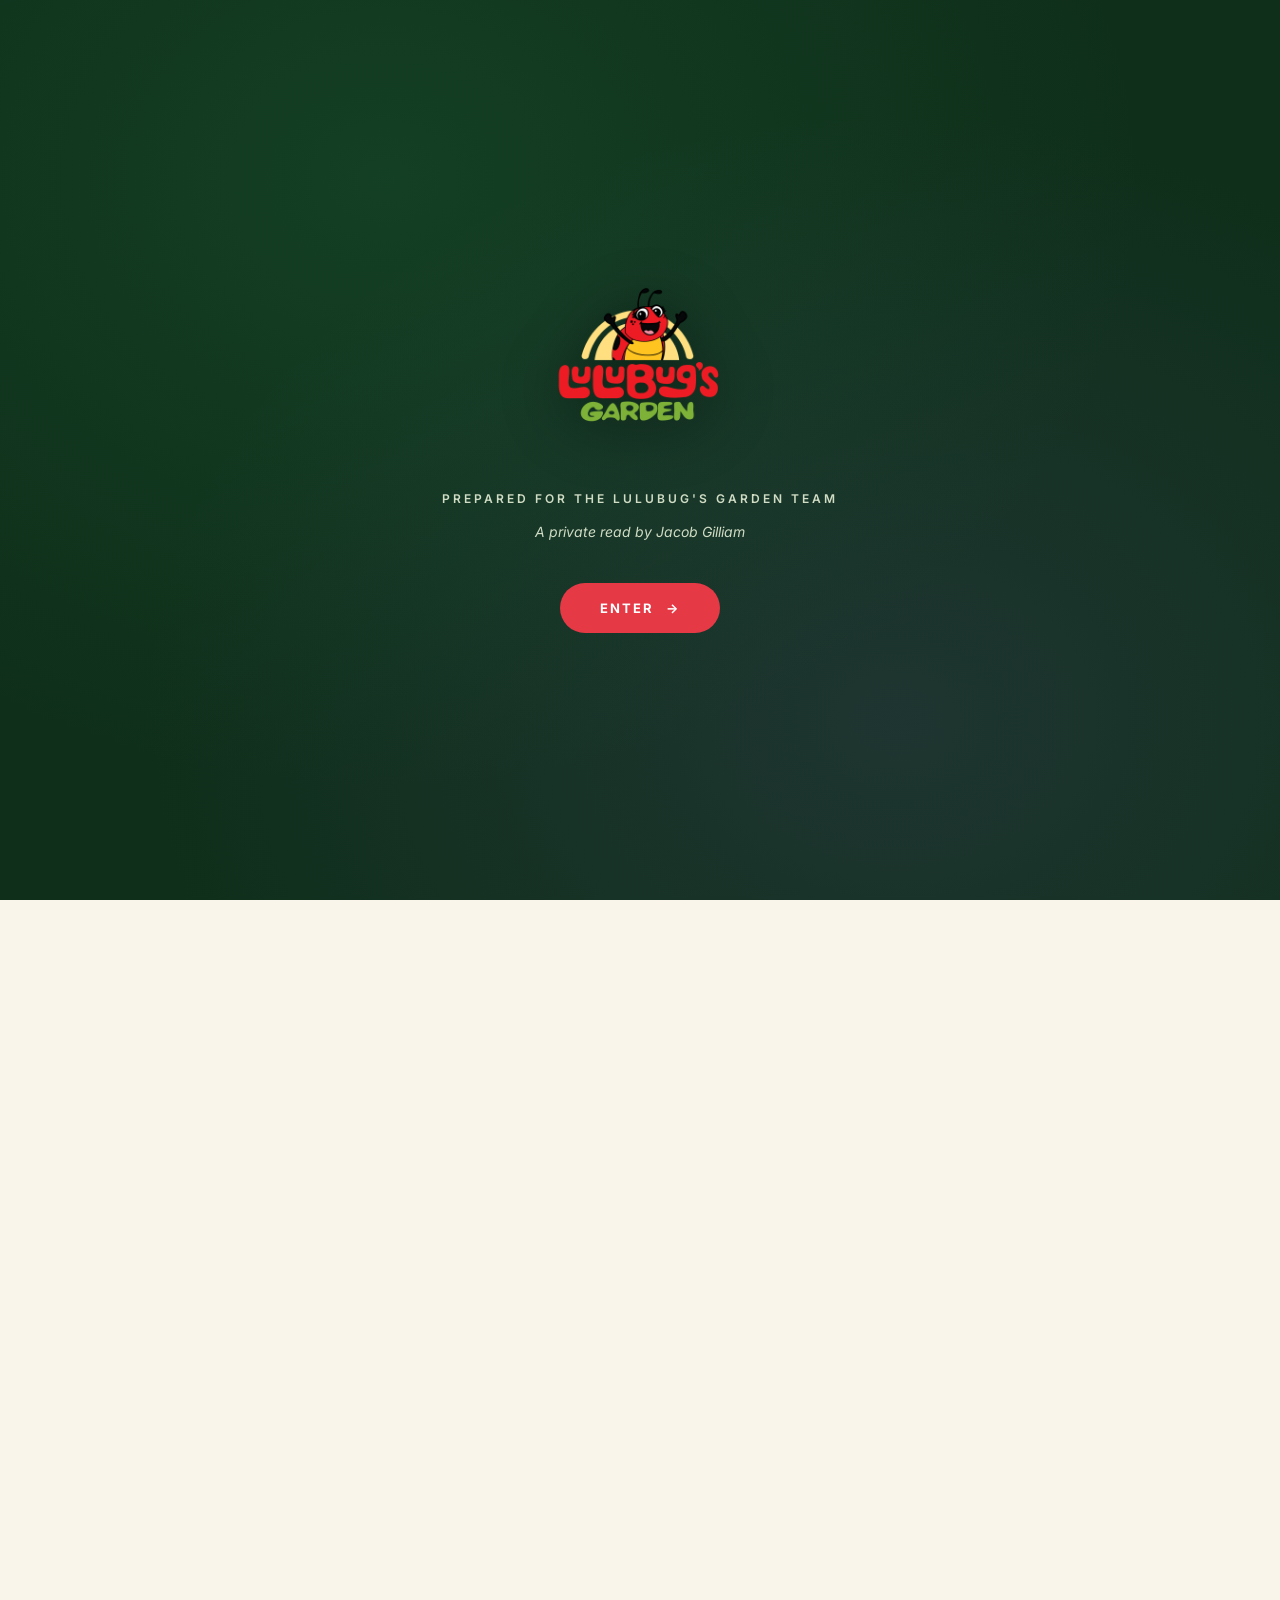
<file: index.html>
<!DOCTYPE html>
<html lang="en">
<head>
  <meta charset="UTF-8" />
  <meta name="viewport" content="width=device-width, initial-scale=1.0" />
  <meta name="robots" content="noindex, nofollow" />
  <title>Lulubug's Garden, dialed in</title>
  <meta property="og:type" content="website" />
  <meta property="og:url" content="https://jacogilliam-ai.github.io/lulubug-read/" />
  <meta property="og:title" content="Lulubug's Garden, dialed in" />
  <meta property="og:description" content="A private read on lulubugsgarden.com. Prepared for the Lulubug's Garden team." />
  <meta property="og:image" content="https://jacogilliam-ai.github.io/lulubug-read/images/og-card.jpg" />
  <meta name="twitter:card" content="summary_large_image" />
  <meta name="twitter:title" content="Lulubug's Garden, dialed in" />
  <meta name="twitter:description" content="A private read on lulubugsgarden.com. Prepared for the Lulubug's Garden team." />
  <meta name="twitter:image" content="https://jacogilliam-ai.github.io/lulubug-read/images/og-card.jpg" />
  <link rel="preconnect" href="https://fonts.googleapis.com" />
  <link rel="preconnect" href="https://fonts.gstatic.com" crossorigin />
  <link href="https://fonts.googleapis.com/css2?family=Fraunces:opsz,wght@9..144,400;9..144,500;9..144,600;9..144,700&family=Inter:wght@400;500;600;700&display=swap" rel="stylesheet" />
  <link rel="stylesheet" href="styles.css?v=17" />
</head>
<body>

  <!-- INTRO SPLASH -->
  <div id="gate" class="gate">
    <div class="gate-inner">
      <img src="images/lulubug-logo.png" alt="Lulubug's Garden" class="gate-logo" onerror="this.style.display='none'" />
      <p class="gate-eyebrow">Prepared for the Lulubug's Garden team</p>
      <p class="gate-byline">A private read by Jacob Gilliam</p>
      <button id="gate-enter" class="gate-enter" type="button">Enter<span class="gate-enter-arrow" aria-hidden="true">→</span></button>
    </div>
  </div>

  <!-- MAIN CONTENT -->
  <main id="site" class="site hidden" aria-hidden="true">

    <!-- NAV -->
    <nav class="nav">
      <img src="images/lulubug-logo.png" alt="Lulubug's Garden" class="nav-logo" onerror="this.style.display='none'" />
      <div class="nav-links">
        <a href="#built">What You've Built</a>
        <a href="#plan">The Plan</a>
        <a href="#ask">The Ask</a>
      </div>
    </nav>

    <!-- HERO -->
    <section class="hero">
      <div class="hero-bg hero-bg-solid"></div>
      <div class="hero-overlay"></div>
      <div class="hero-inner">
        <p class="hero-eyebrow">Prepared for the Lulubug's Garden team</p>
        <h1 class="hero-title">Three months in, you've already built<br /><em>the hard part.</em></h1>
        <p class="hero-sub">Ninety-five videos. An eight-episode podcast for parents. A team most kids brands never assemble. Two weeks of wiring underneath it, and all of it starts to compound.</p>
        <div class="hero-cta">
          <a href="#built" class="btn">Start here</a>
        </div>
      </div>
    </section>

    <!-- TL;DR -->
    <section id="tldr" class="section section-cream">
      <div class="container container-narrow">
        <p class="eyebrow">In one look</p>
        <div class="tldr-grid">
          <div class="tldr-row">
            <p class="tldr-label">The short version</p>
            <p class="tldr-value">You've built more in three months than most kids brands build in a year. The site just isn't wired to catch any of it yet.</p>
          </div>
          <div class="tldr-row">
            <p class="tldr-label">The work</p>
            <p class="tldr-value">Wire your signup forms to a real email tool, publish the missing legal pages, install ad tracking, and give your eight-episode podcast a home on your site. Then, month to month, I run your email and build a new page every week.</p>
          </div>
          <div class="tldr-row">
            <p class="tldr-label">The shape</p>
            <p class="tldr-value">Two focused weeks is where I'd start. If a different shape fits your team better, we shape it together on the call.</p>
          </div>
          <div class="tldr-row">
            <p class="tldr-label">The ask</p>
            <p class="tldr-value">A one-line reply. I'll send over times for a fifteen-minute call.</p>
          </div>
        </div>
      </div>
    </section>

    <!-- WHAT YOU'VE BUILT -->
    <section id="built" class="section section-cream-2">
      <div class="container container-narrow center-head">
        <p class="eyebrow">What you've built</p>
        <h2 class="display-1">The parts you don't need me to touch.</h2>
        <p class="lead">Starting here because the foundation is the story. Everything after this section exists to make the work below count twice.</p>
      </div>

      <div class="container container-narrow">
        <ul class="strengths-list">
          <li><strong>95 videos since April 30.</strong> That's nearly a video a day since launch. Production discipline at that pace is rare, and it's the hardest thing to build. Nothing to fix here.</li>
          <li><strong>A parent-facing podcast with substance.</strong> Eight episodes in, with real guests and titles parents actually search: "Why Your Child Seems Ungrateful (and Why It's Actually Normal)," "Reframing 'I'm Bad' to 'Mistakes are ok': Helping kids process shame," and a Kaycee Rasmussen conversation on raising emotionally healthy kids. This is substantive content, not filler, and it's already distributed the right way, live on Apple Podcasts and the other apps.</li>
          <li><strong>The team behind it.</strong> Jil's founder story and mission are genuine. Dr. Karen Manotas brings clinical grounding from Huntsman Mental Health Institute. Brigham Taylor's Disney background gives you an entertainment-industry legitimacy signal most kids brands can't match.</li>
          <li><strong>Social channels are dialed.</strong> Consistent posting, strong brand voice, and mental health moments made with the Huntsman Mental Health Foundation right in the feed. Whoever runs social knows what they're doing.</li>
          <li><strong>The press already noticed.</strong> Parade and Yahoo Entertainment both covered your launch. Most kids channels never get a national headline. You had two in month one.</li>
          <li><strong>Paid ads already tested.</strong> You've run Meta campaigns before, which means you're not learning paid acquisition from scratch when you decide to run again.</li>
          <li><strong>The site is moving too.</strong> Bios that were cut off mid-sentence when I first read the site in July are fixed now. A team that catches details is exactly the kind of team this work sticks with.</li>
        </ul>
      </div>
    </section>

    <!-- THE EARLY ADVANTAGE -->
    <section class="section section-forest">
      <div class="container container-narrow center-head">
        <p class="eyebrow eyebrow-light">The early advantage</p>
        <h2 class="display-1 display-light">Being early isn't behind. Being early is the advantage.</h2>
        <p class="body-lg body-light">Most brands wire this plumbing years late, after the audience is big, the habits are set, and every change is surgery. You get to do it at 1,380 subscribers, while everything is still light enough to move.</p>
        <p class="body-lg body-light">That's the whole idea behind this page. Put the foundations in now, three months in, and every video, every episode, and every future ad dollar lands on rails that catch it. The show keeps compounding. The site finally keeps up.</p>
      </div>
    </section>

    <!-- SITE READ -->
    <section class="section section-cream">
      <div class="container center-head">
        <p class="eyebrow">What I noticed</p>
        <h2 class="display-1">Four places the plumbing isn't connected yet.</h2>
        <p class="lead">I read lulubugsgarden.com the way a new parent would, then checked what's underneath. Four things worth fixing before anything else.</p>
      </div>

      <div class="audit-list">
        <article class="audit-item">
          <p class="audit-num">01</p>
          <div class="audit-body">
            <h3>The Terms, Privacy, and Cookies links in your footer lead to error pages.</h3>
            <p>Every page footer shows "Terms and Conditions | Privacy Policy | Cookies Policy" as clickable text, but the links point at your Contact page, and the direct web addresses show "page not found." Your forms collect names and emails today with no privacy policy live, which is table stakes for any site collecting emails. And it matters more the moment ads run again: Meta expects advertisers to have a working privacy policy, and it's an easy thing to get flagged over. Same-day fix, and it's the first thing I'd ship.</p>
          </div>
        </article>

        <article class="audit-item">
          <p class="audit-num">02</p>
          <div class="audit-body">
            <h3>The signup forms capture emails but nothing goes back to the parent.</h3>
            <p>Two pages, two labels ("Join the Club!" on Meet Garden Friends, "Join Now!" on the Join page), one native Wix form underneath, and no email tool connected to it. Submissions land in Wix's default pipeline, which notifies whoever set up the site, and the parent hears nothing. Meanwhile the homepage "Subscribe Now!" button looks like an email signup but links to YouTube. Every signup path is either silent or pointed somewhere else.</p>
          </div>
        </article>

        <article class="audit-item">
          <p class="audit-num">03</p>
          <div class="audit-body">
            <h3>The podcast is invisible on your own website.</h3>
            <p>Lulubug's Podcast for Parents has eight episodes, hosted on a real podcast platform and live on Apple Podcasts and the other apps. But there's no page for it on lulubugsgarden.com, no mention of it anywhere on the site, no episode email when a new one drops, and no code that lets Google index it as a podcast. A parent watching the show has no path to the podcast, and a parent searching "helping kids process shame" has no path to you.</p>
          </div>
          <div class="bridge">
              <div class="bridge-row">
                <div class="bridge-side bridge-hero">
                  <p class="bridge-num">1,380</p>
                  <p class="bridge-cap">parents subscribed to the show</p>
                </div>
                <div class="bridge-side bridge-muted">
                  <p class="bridge-num-sm">20</p>
                  <p class="bridge-cap">have found the podcast</p>
                </div>
              </div>
              <p class="bridge-line">The audience already exists. It just hasn't been introduced.</p>
              <p class="bridge-note">The podcast page and the episode email are how they meet.</p>
            </div>
            <figure class="podcast-email-fig">
              <img src="images/email-podcast-mockup.jpg" alt="A Lulubug's Garden email announcing the podcast episode, built in their brand" loading="lazy" onerror="this.closest('figure').style.display='none'" />
              <figcaption>Not a stock idea. This is the actual email I built for your "This Is Too Hard!" episode, in your palette, with the thumbnail, a watch button, and a second button that pulls parents back to a recap on your site. One of these goes out every time an episode drops.</figcaption>
          </figure>
        </article>

        <article class="audit-item">
          <p class="audit-num">04</p>
          <div class="audit-body">
            <h3>Every shared link renders as plain text.</h3>
            <p>None of your pages have preview images or descriptions set. When someone shares a Lulubug's Garden link in iMessage, WhatsApp, or a Facebook post, the preview is just the web address and a plain title. No character, no color, nothing that makes a parent tap. For a brand this visual, every text-only preview is a wasted first impression.</p>
            <div class="preview-pair">
              <figure class="preview-fig">
                <div class="preview-card preview-card-bare">
                  <div class="preview-thumb-bare"></div>
                  <div class="preview-meta">
                    <p class="preview-url">lulubugsgarden.com</p>
                  </div>
                </div>
                <figcaption>What a shared link looks like today</figcaption>
              </figure>
              <figure class="preview-fig">
                <div class="preview-card preview-card-rich">
                  <div class="preview-thumb-rich">
                    <img src="images/lulubug-logo.png" alt="" onerror="this.style.display='none'" />
                  </div>
                  <div class="preview-meta">
                    <p class="preview-title">Lulubug's Garden</p>
                    <p class="preview-desc">Watch the show. Meet the Garden Friends. Join bug-mail.</p>
                    <p class="preview-url">lulubugsgarden.com</p>
                  </div>
                  <span class="preview-tag">Concept</span>
                </div>
                <figcaption>After the two weeks</figcaption>
              </figure>
            </div>
          </div>
        </article>
      </div>

      <div class="audit-live-test">
        <p class="audit-live-eyebrow"><em>And one thing I tested myself.</em></p>
        <h3 class="audit-live-title">I signed up for bug-mail. I checked my inbox. Nothing came.</h3>
        <p class="audit-live-body">Subscribed through "Join the Club!" on the Meet Garden Friends page. Waited. Signed up again with a different email through "Join Now!" on the Join page. Same Wix form under both labels. Still nothing. Zero welcome email, zero character intro, zero "here's your first episode." The site shows a thank-you message on screen, and that's the entire experience.</p>
      </div>

      <div class="email-mock-wrap">
        <p class="email-mock-turn">Here's what a parent should have received back.</p>
        <figure class="podcast-email-fig">
          <img src="images/email-welcome-mockup.jpg" alt="A Lulubug's Garden welcome email designed in their brand, with a Feelings Flower coloring page and the Garden Friends" loading="lazy" onerror="this.closest('figure').style.display='none'" />
          <figcaption>Welcome email one, designed in your palette with your Feelings Flower and your characters. This is the first thing every new signup would see, instead of silence. Your team approves every word before it sends.</figcaption>
        </figure>
      </div>

      <div class="audit-more">
        <a href="audit.html" class="btn-audit">Read the full audit<span class="btn-audit-arrow" aria-hidden="true">→</span></a>
        <p class="audit-more-caption">Thirty-three findings across seven categories, re-checked against the live site before this page reached you.</p>
      </div>
    </section>

    <!-- PLATFORM REASSURANCE -->
    <section class="section section-cream-2 section-tight">
      <div class="container container-narrow center-head">
        <p class="eyebrow">The platform question</p>
        <h2 class="display-1">Nothing needs rebuilding.</h2>
        <p class="body-lg">Wix is a real choice for a content-first brand, and the design work already in your editor is solid. Everything on this page happens inside the Wix editor and a few pasted snippets. No rebuild, no migration, no code project. Your team can maintain every piece of it day to day.</p>
      </div>
    </section>

    <!-- WHAT CONNECTED LOOKS LIKE -->
    <section id="connected" class="section section-cream">
      <div class="container center-head">
        <p class="eyebrow">What connected looks like</p>
        <h2 class="display-1">Same site. Wired.</h2>
        <p class="lead">Five outcomes from the two weeks. The plan below has the full checklist.</p>
      </div>

      <div class="cluster-grid">
        <article class="cluster">
          <p class="cluster-kicker">Every signup gets answered</p>
          <p class="cluster-line">The moment a parent enters their email, a welcome from Jil goes out and they land on a list you own, not a silent Wix inbox.</p>
        </article>
        <article class="cluster">
          <p class="cluster-kicker">Every visitor can become a subscriber</p>
          <p class="cluster-line">A free Feelings Flower download and one clear signup turn quiet browsers into emails you can reach again.</p>
        </article>
        <article class="cluster">
          <p class="cluster-kicker">Everything you make gets found</p>
          <p class="cluster-line">Your podcast finally has a home on your site, and Google and AI assistants can name Lulubug's Garden when a parent asks.</p>
        </article>
        <article class="cluster">
          <p class="cluster-kicker">Every future ad dollar gets measured</p>
          <p class="cluster-line">Pixel and analytics wired and verified, so the next campaign starts with tracking on from day one.</p>
        </article>
        <article class="cluster">
          <p class="cluster-kicker">Everything documented and yours</p>
          <p class="cluster-line">Plain-language guides and a before-and-after report, so it's all yours whether we keep going together or not.</p>
        </article>
      </div>

      <div class="container container-narrow center-head" style="margin-top: 40px;">
        <p class="body-lg">The full checklist is in the plan below. After the two weeks, month to month, I build out a new page every week: your characters, press, educators, then blog posts.</p>
      </div>
    </section>

    <!-- THE PLAN -->
    <section id="plan" class="section section-forest">
      <div class="container center-head">
        <p class="eyebrow eyebrow-light">The plan</p>
        <h2 class="display-1 display-light">Two weeks of groundwork.</h2>
        <p class="lead body-light">Week 1 stops the leaks. Week 2 builds what compounds.</p>
        <p class="body-lg body-light" style="margin-top: 24px; font-size: 0.95em; color: rgba(250,248,228,0.9);">The hard part is already built: the show, the pace, the team. What's missing is the plumbing that connects it, so every visitor becomes a subscriber and every subscriber hears from you again. Two weeks puts that plumbing in. The compounding happens over the months and years that follow. Not in two weeks. But not without them either.</p>
        <p class="body-lg body-light" style="margin-top: 20px; font-size: 0.95em; color: rgba(250,248,228,0.85);"><strong style="color: var(--accent-gold);">$2,500 for the two weeks.</strong> Priced for where you are right now. Every deliverable included. You own everything I build. No contracts, no lock-in. This is the starting point, not the finish line. More on that in The Ask. Tap any item for the detail.</p>
      </div>

      <div class="plan-grid">
        <article class="plan-month">
          <p class="plan-label">Week 1</p>
          <p class="plan-title">Stop the leaks.</p>
          <div class="plan-details">
            <details class="plan-detail">
              <summary>Klaviyo installed, with its own signup forms on your site</summary>
              <p class="plan-detail-body">Klaviyo is the email tool small kids brands grow on. I add Klaviyo's onsite code to your site once, then place Klaviyo's own signup forms on your pages, styled to match your brand. Every email flows straight into Klaviyo and triggers your welcome series the moment a parent signs up, no middleware, no extra tools. I also authenticate the sending domain so emails come from a Lulubug's Garden address and don't land in spam.</p>
            </details>
            <details class="plan-detail">
              <summary>Meta Pixel and signup tracking installed</summary>
              <p class="plan-detail-body">The last time ads ran, they pointed at YouTube, so the spend bought views on a platform you don't own, and nothing on your site could catch the parents who came looking afterward. I install the Meta Pixel on every page with a signup conversion event on every form. The next campaign starts with tracking on from day one: which ads convert, which parents to re-reach, and lookalike audiences (Meta finds new parents who resemble your best subscribers).</p>
            </details>
            <details class="plan-detail">
              <summary>Legal pages installed and published</summary>
              <p class="plan-detail-body">The footer links lead to error pages today, and fixing that protects the Meta ad account and covers the basic privacy expectations of collecting emails. I install standard, lawyer-vetted templates (Wix's built-in generator or Termly.io), publish them at the proper web addresses, and wire the footer links so they work. Your attorney reviews everything before it goes fully live. You own the final language.</p>
            </details>
            <details class="plan-detail">
              <summary>Home hero contradiction fixed</summary>
              <p class="plan-detail-body">The homepage says "Coming soon to your screens!" directly above a "Watch now on YouTube!" button, for a show with 95 videos live. I fix the copy to one consistent message and align the button with the truth: episodes are here, watch now.</p>
            </details>
            <details class="plan-detail">
              <summary>Brigham Taylor filmography rewritten</summary>
              <p class="plan-detail-body">His Disney background is one of your strongest legitimacy signals, and the current presentation sells him short: raw ALL-CAPS movie titles with orphan connecting words. I rewrite it so his credits read like a professional producer bio, with The Jungle Book, Christopher Robin, and Lady and the Tramp organized properly.</p>
            </details>
            <details class="plan-detail">
              <summary>Orphan product page unpublished</summary>
              <p class="plan-detail-body">A leftover Wix Store test page is live in your sitemap with an "Add to Cart" button and empty prices. I unpublish it so Google stops seeing a store that isn't real.</p>
            </details>
            <details class="plan-detail">
              <summary>Google Search Console, Bing Webmaster, and Google Analytics (GA4) wired</summary>
              <p class="plan-detail-body">Three related setups so search engines can find your new pages and every signup, download, and visit is measurable. I verify ownership on Google and Bing, submit your sitemap, and confirm Google Analytics events fire correctly through the tag container already on your site. This is the base layer any search growth sits on.</p>
            </details>
            <details class="plan-detail">
              <summary>Contact form auto-reply wired</summary>
              <p class="plan-detail-body">Every parent who writes through your bug-mail contact form gets an instant "we got your message, we'll be in touch" reply. Small touch, big signal: Lulubug answers.</p>
            </details>
            <details class="plan-detail">
              <summary>Gated download system + Feelings Flower coloring page</summary>
              <p class="plan-detail-body">A form on your site offers the free Feelings Flower coloring page, the parent enters their email, and Klaviyo sends the download automatically while adding them to your welcome series. I design the launch coloring page from your existing brand assets: kids color the petals to match how they feel that day, tied straight to the tool your show teaches. Your team can add more downloads later (character coloring pages, Dr. Karen tip sheets, classroom guides) on the same rails.</p>
            </details>
            <details class="plan-detail">
              <summary>Welcome email series drafted and staged</summary>
              <p class="plan-detail-body">Five emails ready in Klaviyo, staged for your approval before anything sends:<br />1. Welcome from Jil, in her voice, with the Feelings Flower attached. The mockup above is the first draft.<br />2. Meet the Garden Friends, character intros with images.<br />3. Using the Feelings Flower in daily family routines.<br />4. A parenting tip from Dr. Karen, linked to a matching podcast episode.<br />5. The next episode, with a direct YouTube link.<br />Your team reviews every word first.</p>
            </details>
            <details class="plan-detail">
              <summary>Episode announcement email built</summary>
              <p class="plan-detail-body">A ready-to-send announcement flow in Klaviyo: when a new podcast episode goes live, your team triggers it with one click and every subscriber gets the episode title, a short parent-friendly summary, and the link. The show channel has 1,380 subscribers and the podcast has 20. This email is how the two audiences finally meet.</p>
            </details>
          </div>
        </article>
        <article class="plan-month">
          <p class="plan-label">Week 2</p>
          <p class="plan-title">Build what compounds.</p>
          <div class="plan-details">
            <details class="plan-detail">
              <summary>Signup labels consolidated sitewide</summary>
              <p class="plan-detail-body">One consistent label for email signup everywhere ("bug-mail" is the on-brand pick), replacing the current mix of "Join the Club!", "Join Now!", and "Subscribe for updates." I also fix the homepage "Subscribe Now!" button, which currently links to YouTube, so the button does what its label says.</p>
            </details>
            <details class="plan-detail">
              <summary>Podcast page built on lulubugsgarden.com</summary>
              <p class="plan-detail-body">A dedicated page listing all eight episodes with cover art, plain-language descriptions, and its own signup so parents get emailed when new episodes drop. I add the code (a podcast series entry) that lets Google and AI assistants index the show, with listen buttons for YouTube, Apple Podcasts, and everywhere else the show lives, so a parent picks their app and goes.</p>
            </details>
            <details class="plan-detail">
              <summary>Custom 404 page built</summary>
              <p class="plan-detail-body">Any dead link today shows Wix's generic "page not found" screen. I build a Lulubug version: a character, a "Bug got lost" message in your voice, and links back to home, the characters, and signup. Every misclick becomes a brand moment.</p>
            </details>
            <details class="plan-detail">
              <summary>Link previews added on every page</summary>
              <p class="plan-detail-body">Every page gets a preview image and description, so sharing a Lulubug's Garden link in iMessage, WhatsApp, or Facebook shows a character and a headline instead of a bare address. The before-and-after above is exactly this fix.</p>
            </details>
            <details class="plan-detail">
              <summary>Page titles and descriptions rewritten</summary>
              <p class="plan-detail-body">Your page titles currently read as "[Page] | Lulubug" with none of the words parents search. I rewrite every page around phrases like "kids emotional learning show ages 3-7" and "help kids name feelings," so search results describe what the page is and earn the click.</p>
            </details>
            <details class="plan-detail">
              <summary>Site-wide code for Google and AI assistants</summary>
              <p class="plan-detail-body">Invisible code (structured data) that tells Google and tools like ChatGPT exactly who you are: the company, Jil, Dr. Karen, Brigham, the show, and each video. It's how "what is Lulubug's Garden" starts returning your answer instead of nothing.</p>
            </details>
            <details class="plan-detail">
              <summary>Alt text, favicon, sitemap cleanup</summary>
              <p class="plan-detail-body">Every image gets a descriptive alt text (today they're camera filenames like DSC_4864.jpg). The default Wix icon in browser tabs gets replaced with your bug mark. The sitemap's empty store entries get cleaned out.</p>
            </details>
            <details class="plan-detail">
              <summary>Before-and-after report + team guides</summary>
              <p class="plan-detail-body">A one-page report comparing day one to day fourteen: signups through the wired forms, list growth, welcome series open rates, tracking live. Plus plain-language guides so your team can run the day-to-day: the Wix pages I built, the Klaviyo flows, and how to read the new ad data. If we keep working together, I run the growth side. If not, you have everything you need to carry it yourself.</p>
            </details>
            <details class="plan-detail">
              <summary>The last deliverable: mapping what comes next</summary>
              <p class="plan-detail-body">We sit down with the before-and-after report and map the next season of growth: what worked, what to double down on, what to skip. You pick what happens next, or nothing happens next and you keep everything.</p>
            </details>
          </div>
        </article>
      </div>
    </section>

    <!-- HOW WE'D WORK -->
    <section id="how" class="section section-cream-2">
      <div class="container center-head">
        <p class="eyebrow">How we'd work</p>
        <h2 class="display-1">One call a week. Nothing goes live without your yes.</h2>
        <p class="lead">Plan on under an hour of your team's time most weeks.</p>
      </div>

      <div class="together-grid">
        <article class="together-col">
          <p class="together-kicker">The rhythm</p>
          <ul>
            <li>Everything is built in your Wix editor, staged for approval. Every change reversible.</li>
            <li>One standing 30-minute call, same day each week.</li>
            <li>Weekly written progress update, with short screen-recording walkthroughs (Loom) when something big ships.</li>
            <li>A shared channel for quick questions between calls.</li>
            <li>I move on the technical setup. You approve brand voice, character copy, and anything visible.</li>
          </ul>
        </article>
        <article class="together-col">
          <p class="together-kicker">Who writes what</p>
          <ul>
            <li>Emails and blog posts: I draft, you approve every word.</li>
            <li>Character pages: I draft from your existing bios and the show. If anything's missing, a couple quick answers from you fill the gaps.</li>
            <li>Press page: I write it. You provide high-res photos and any existing quotes.</li>
            <li>Your founder story: in your own words, drawn from your About page and press release. Nothing invented.</li>
            <li>Legal pages: I'm the installer, not the writer. Standard templates go in, your attorney owns the final language.</li>
          </ul>
        </article>
        <article class="together-col">
          <p class="together-kicker">What I'd need on day one</p>
          <ul>
            <li>Wix editor access (I can be added as a team member with scoped permissions).</li>
            <li>Approval to set up the email tool, Klaviyo (free up to 250 contacts, $20/month above that, no contract).</li>
            <li>Meta Ads Manager access for the Pixel, and Google access or approval to set it up.</li>
            <li>Brand assets: character photos, logo files, Brigham's credit list, Dr. Karen's credentials.</li>
            <li>One person who can approve copy and images without a committee.</li>
          </ul>
          <p class="together-note">The only thing that slows this down is approvals stacking up. The weekly call catches it early.</p>
        </article>
      </div>
    </section>

    <!-- THE ASK -->
    <section id="ask" class="section section-cream section-final">
      <div class="container container-narrow">
        <p class="eyebrow">The ask</p>
        <h2 class="display-1">The easy next step.</h2>
        <p class="body-lg">I've been paying attention to Lulubug's Garden since your first ads ran. Of the early kids media brands I've looked at closely, and I've looked at several, this is the strongest foundation I've seen. That's why this page exists.</p>
        <p class="body-lg">A bit about me. I built and ran <a href="https://aurean.shop" target="_blank" rel="noopener">Aurean</a>, a sterling silver jewelry brand, entirely on my own: manufacturing, fulfillment, marketing, site, support. The value isn't the scale, it's that I ran every piece of the machine end to end, so I know exactly where a brand leaks and how to plug it.</p>

        <div class="ask-proof-row">
          <figure class="ask-proof">
            <img src="images/jacob.jpg" alt="Jacob Gilliam" loading="lazy" width="800" height="1000" onerror="this.closest('figure').style.display='none'" />
            <figcaption>Jacob Gilliam. I built Aurean end to end.</figcaption>
          </figure>
          <figure class="ask-proof">
            <img src="images/aurean-rings.jpg" alt="Aurean rings, a sterling silver brand built by Jacob Gilliam" loading="lazy" width="800" height="1200" onerror="this.closest('figure').style.display='none'" />
            <figcaption>Aurean. Built solo, top to bottom.</figcaption>
          </figure>
        </div>

        <p class="body-lg">Here's how the money works, priced for where you are right now, not where a funded brand would be.</p>

        <div class="ask-offer">
          <p class="ask-offer-eyebrow">Start here</p>
          <p class="ask-offer-price">Two weeks of groundwork. $2,500.</p>
          <p class="ask-offer-note">That's everything in the plan above: the email system with your welcome flow, the podcast page, the tracking and analytics, the legal pages, and the site-wide search fixes.</p>
          <ul class="ask-offer-list">
            <li>$1,250 to start, $1,250 within 15 days of delivery.</li>
            <li>If at the end of week one you don't want week two, say so. You keep everything already shipped and the second payment never happens.</li>
            <li>You own all of it. No contracts, no lock-in.</li>
          </ul>
        </div>

        <div class="ask-offer">
          <p class="ask-offer-eyebrow">Then, if it's working</p>
          <p class="ask-offer-price">An ongoing monthly partnership.</p>
          <p class="ask-offer-note">Once the foundation is in, this is me running it every week so you don't have to. It's the part that compounds: every episode promoted, every signup nurtured, the list and the podcast audience growing month over month.</p>
          <ul class="ask-offer-list">
            <li>Two emails a week, one for the new show episode and one for the new podcast episode, using the templates I build in the two weeks.</li>
            <li>A new page every week: your character pages first, then press, then educators, then ongoing blog posts.</li>
            <li>SEO monitoring, a monthly report, and growth ideas I bring unprompted.</li>
            <li>Priced to what you actually need each month. We scope it together once the foundation's in and we can see what's working. Month to month, cancel anytime.</li>
          </ul>
        </div>

        <p class="body-lg">The two weeks is where we start, not where it ends. The goal is that I become the person who wires your growth and then keeps it growing, so you stay focused on making the show. On the call we shape the plan to your team: trim it, reorder it, stretch it.</p>
        <p class="body-lg">If plush, merchandise, or licensing ever hits the roadmap, building and manufacturing products end to end is exactly what I did at Aurean, so that door is open too.</p>
        <p class="body-lg">If the timing's wrong or the budget isn't there this season, no reply needed and no hard feelings. This page stays yours either way.</p>

        <div class="ask-close">
          <p class="ask-close-line">One line is enough, even just "let's talk," and I'll send over a few times that work. Fifteen minutes, phone or video, your pick. On the call I'll run the signup test live, walk through what week one ships, and show your team the same-day legal-page fix, whether or not we go further.</p>
          <p class="ask-contact">
            <a href="mailto:jacogilliam@gmail.com?subject=Let%27s%20talk&body=Let%27s%20talk">jacogilliam@gmail.com</a>
            <span class="ask-contact-sep" aria-hidden="true">·</span>
            <a href="tel:+18123433262">(812) 343-3262</a>
          </p>
          <p class="ask-final-line">You already built the hard part. Let's wire the rest so every parent who finds the Garden stays in it.</p>
        </div>
      </div>
    </section>

    <!-- FOOTER -->
    <footer class="footer">
      <p>Prepared privately for the Lulubug's Garden team.</p>
      <p>Lulubug's Garden, dialed in. By Jacob Gilliam. August 2026.</p>
      <p class="footer-fine">All brand imagery, character names, and trademarks are property of Lulubug Enterprises LLC. Used here for private discussion only. Not for public distribution.</p>
    </footer>

  </main>

  <script src="main.js?v=17"></script>
</body>
</html>
</file>
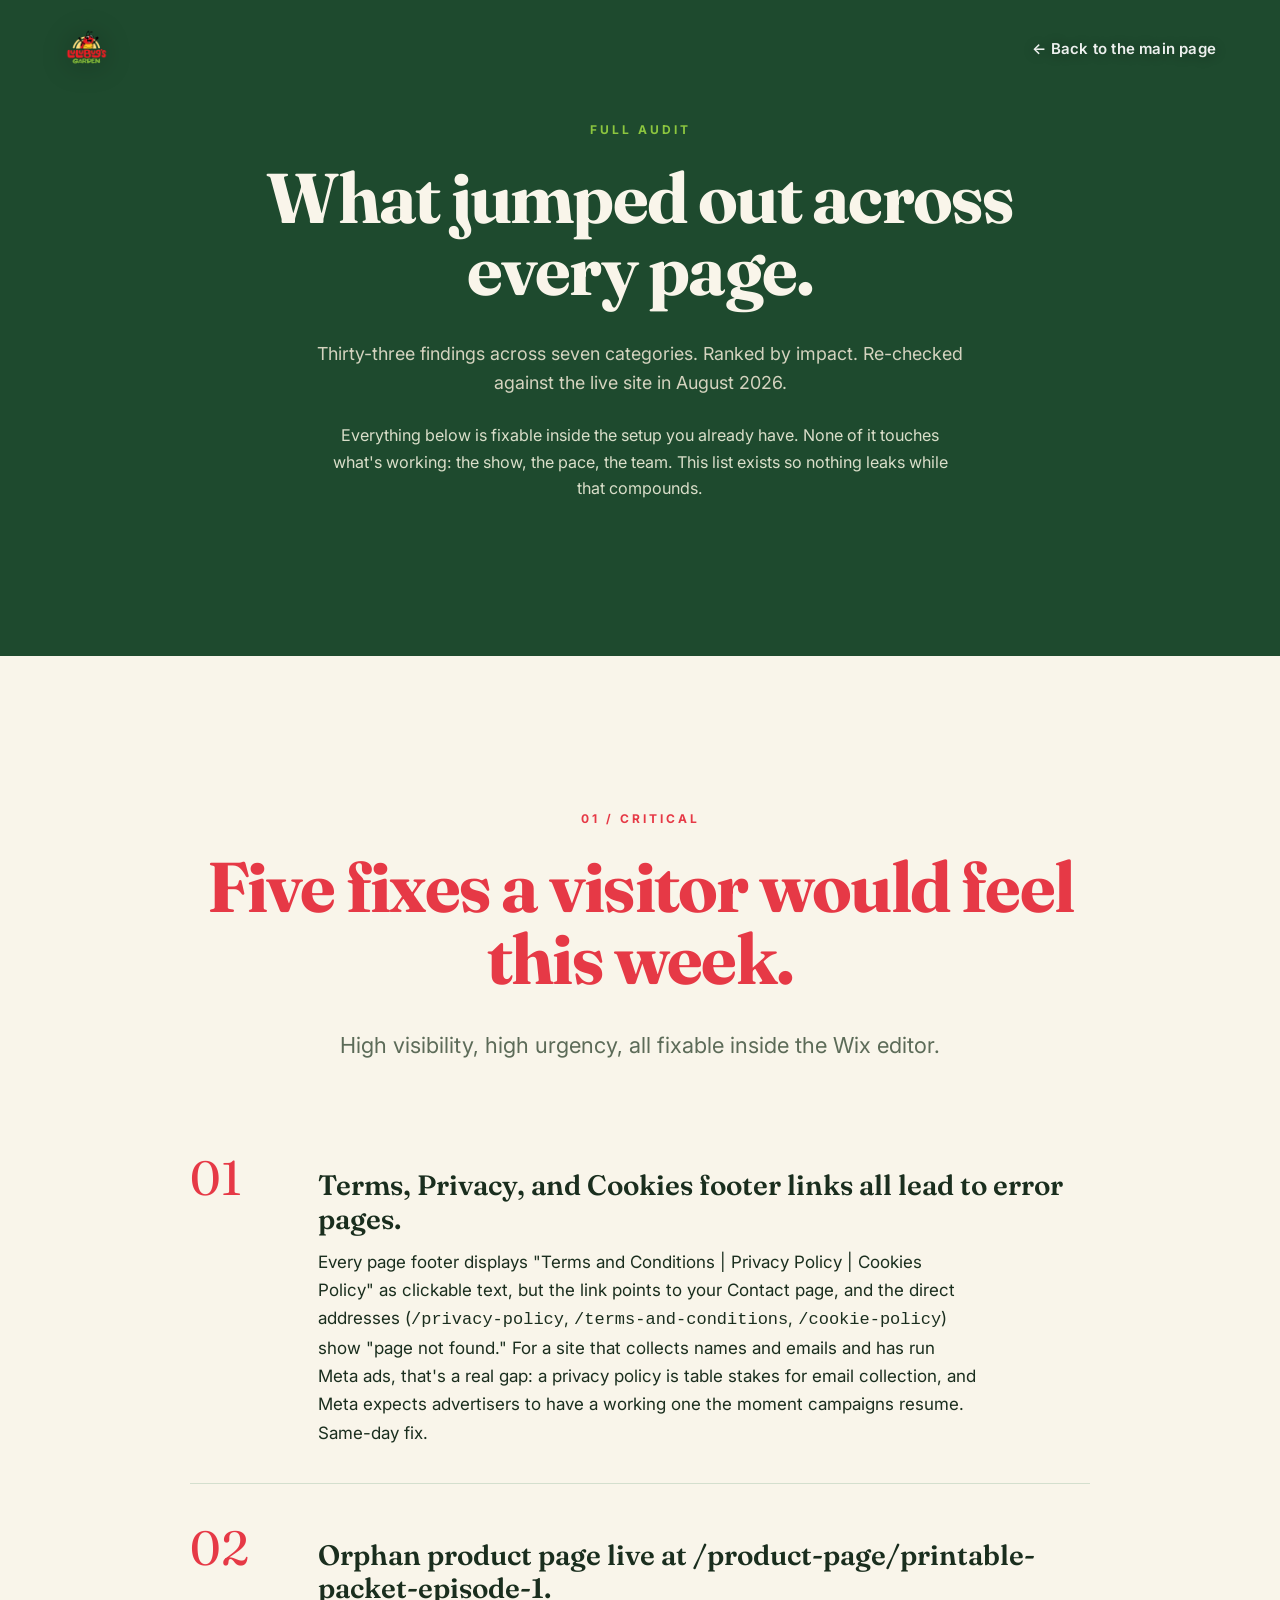
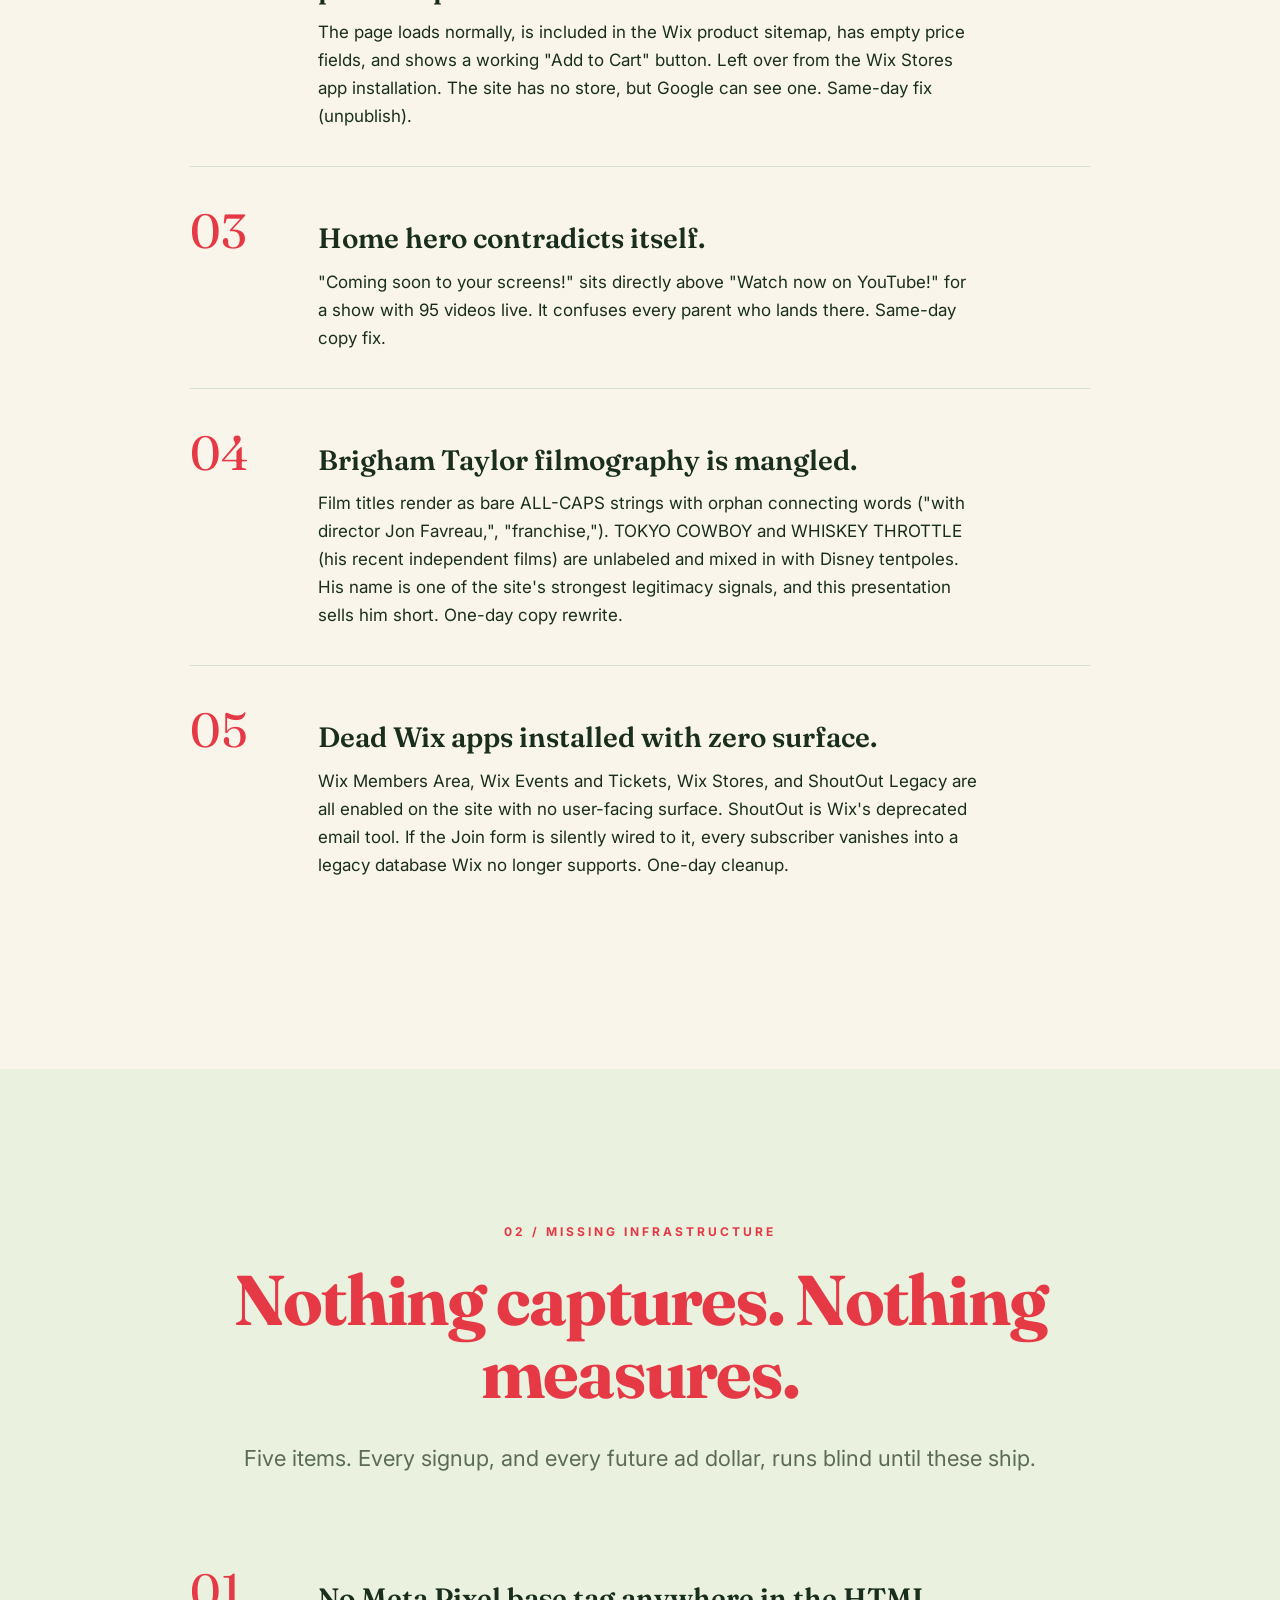
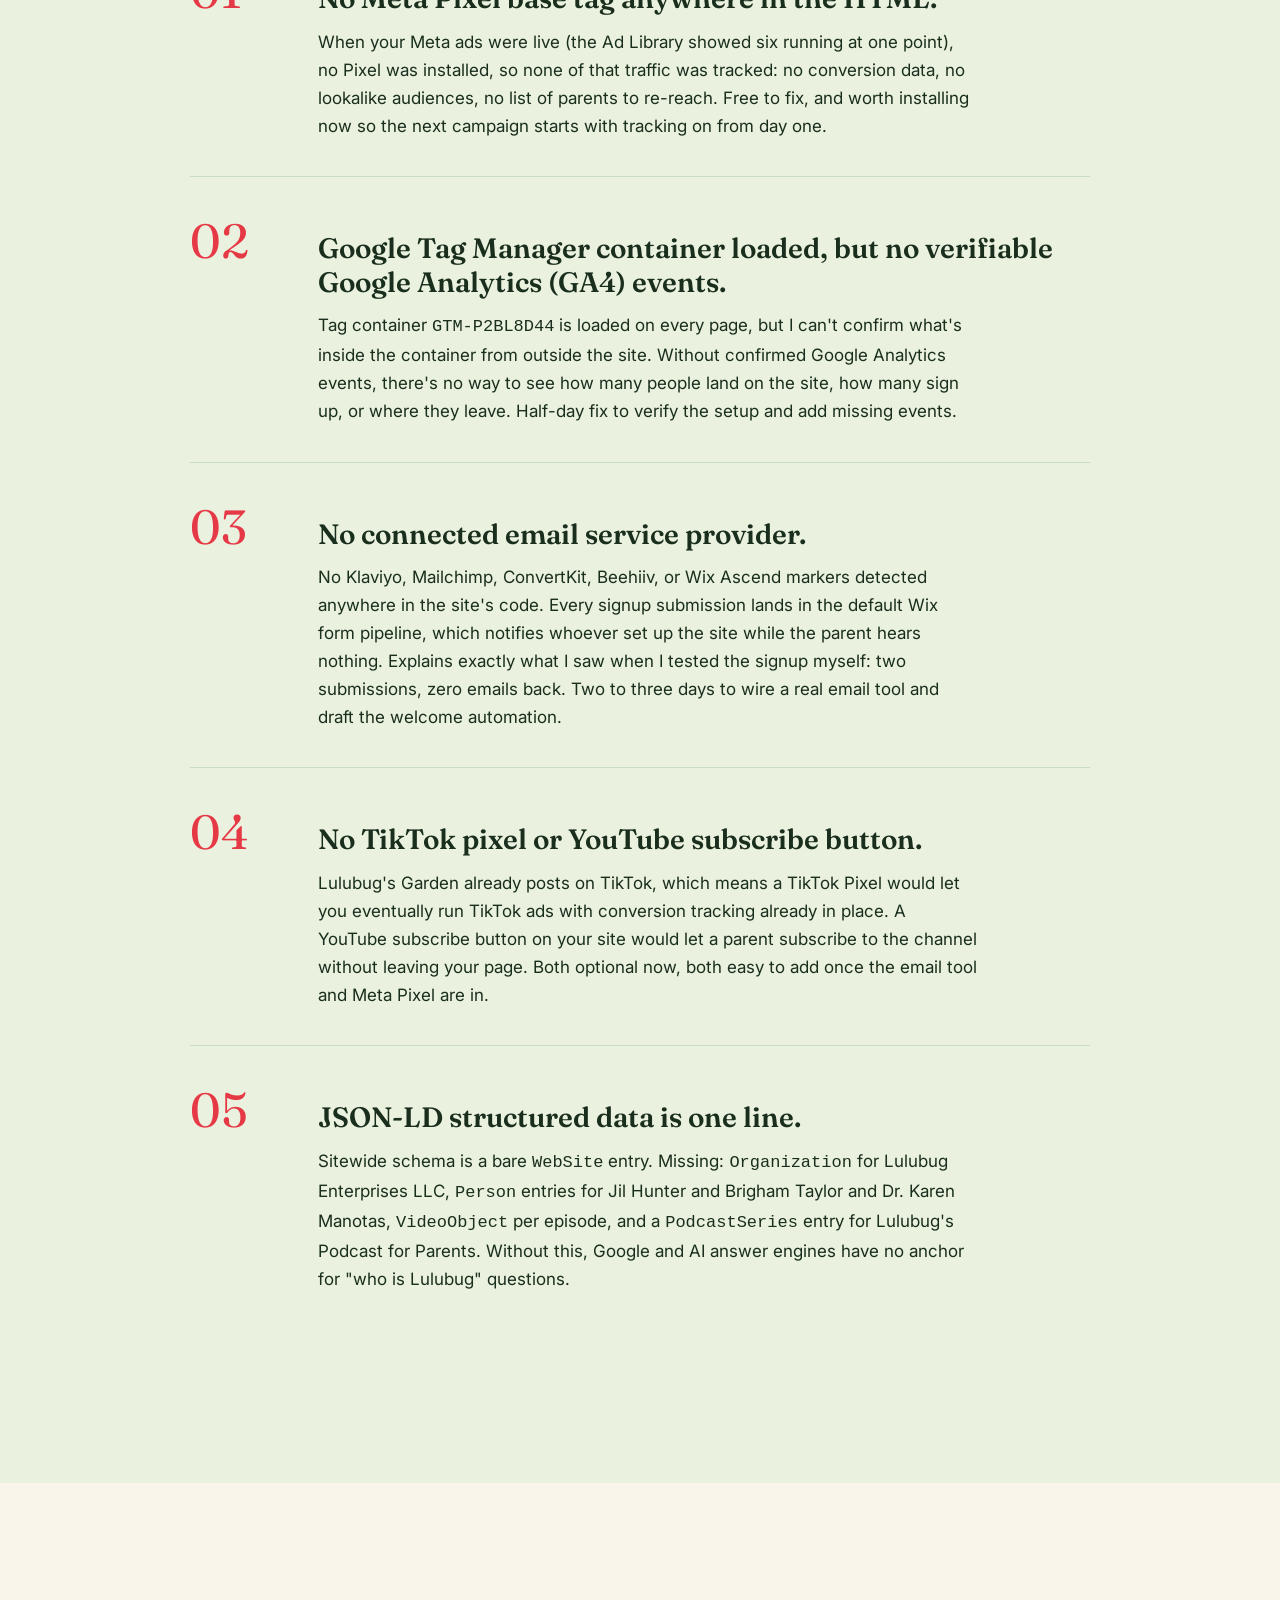
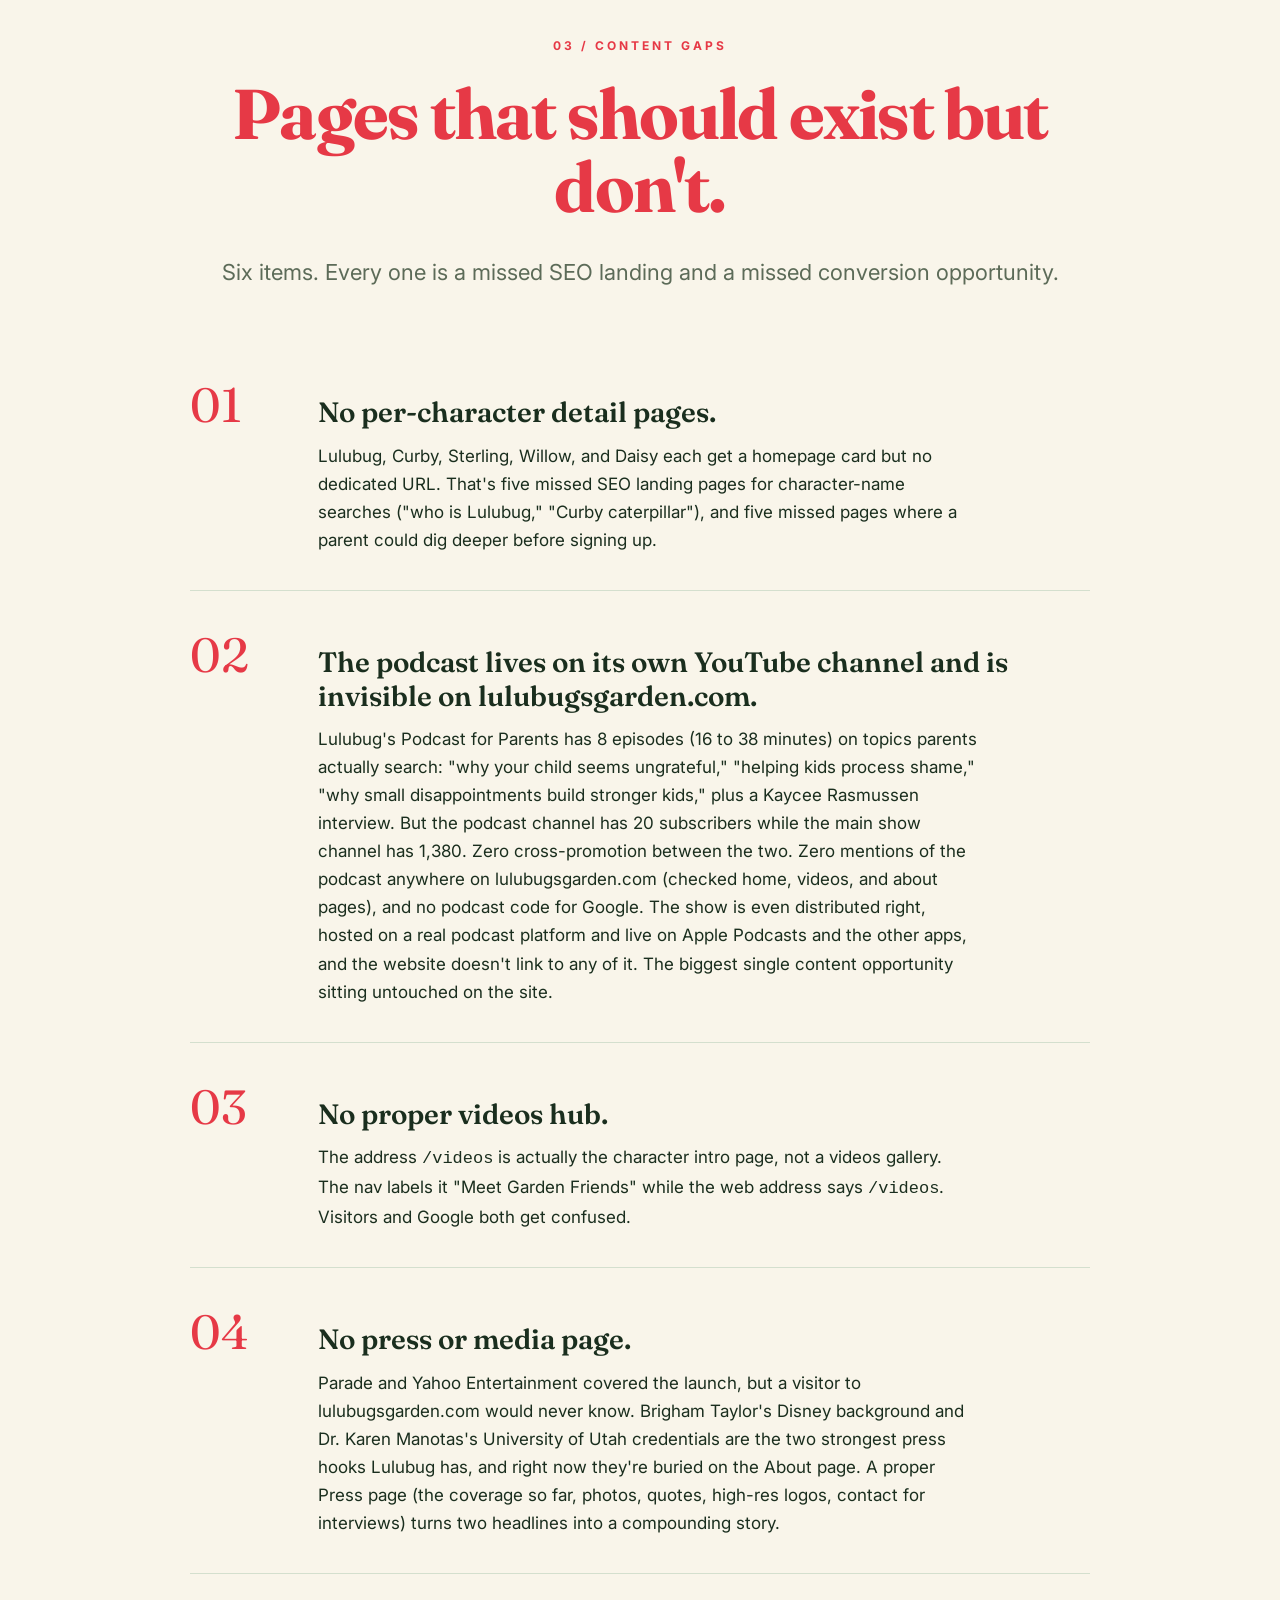
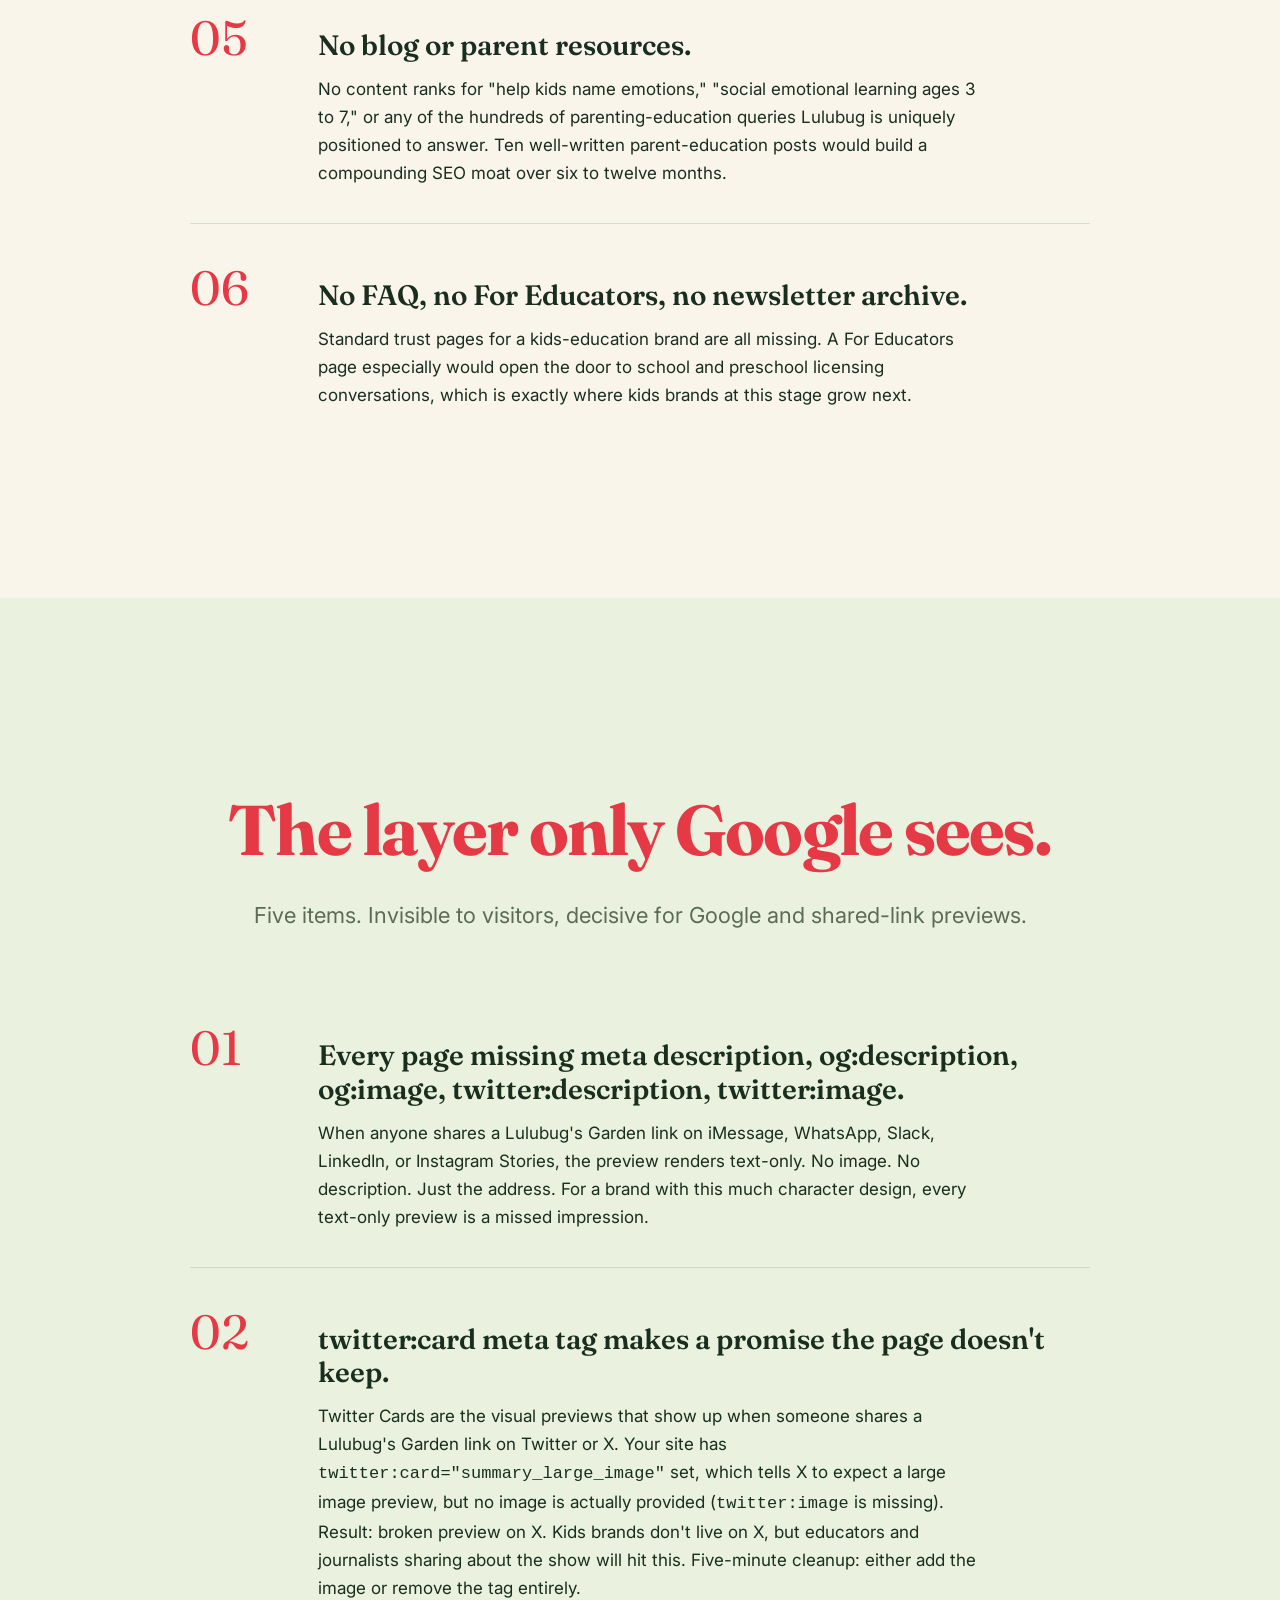
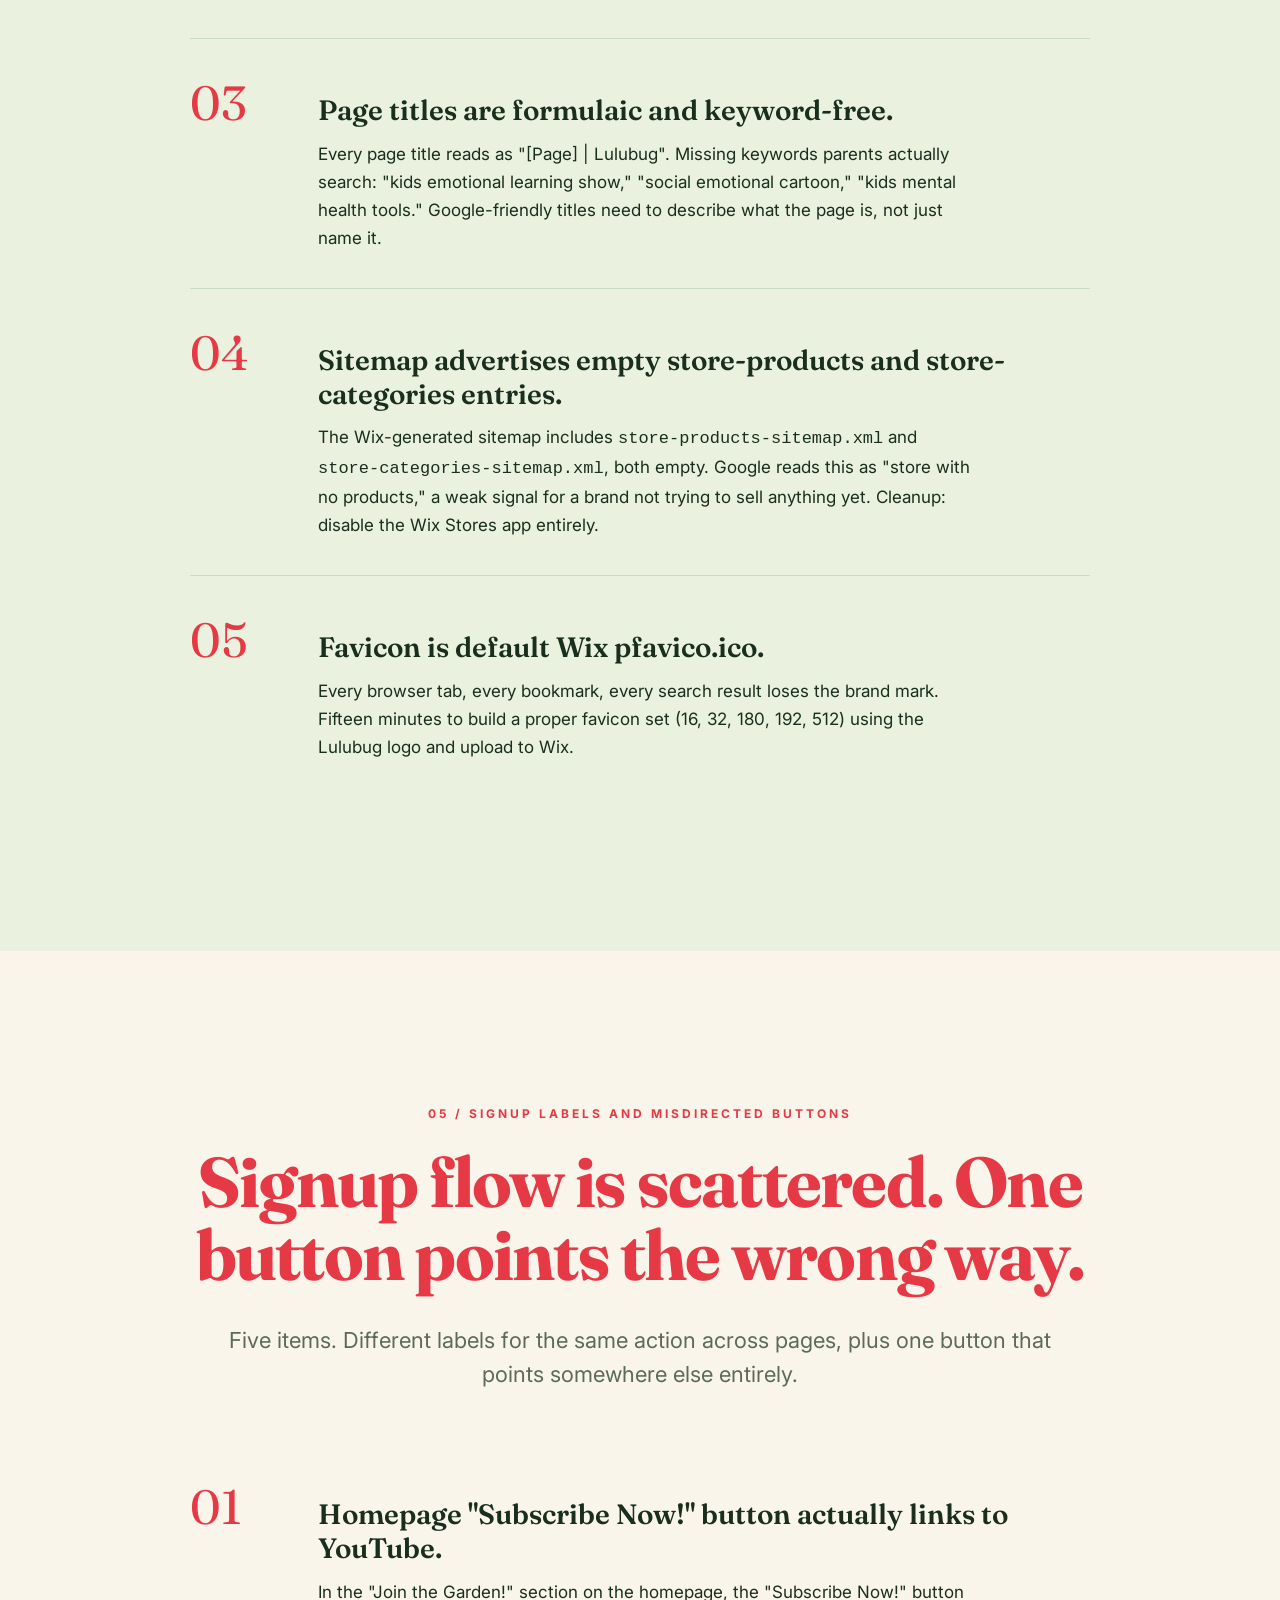
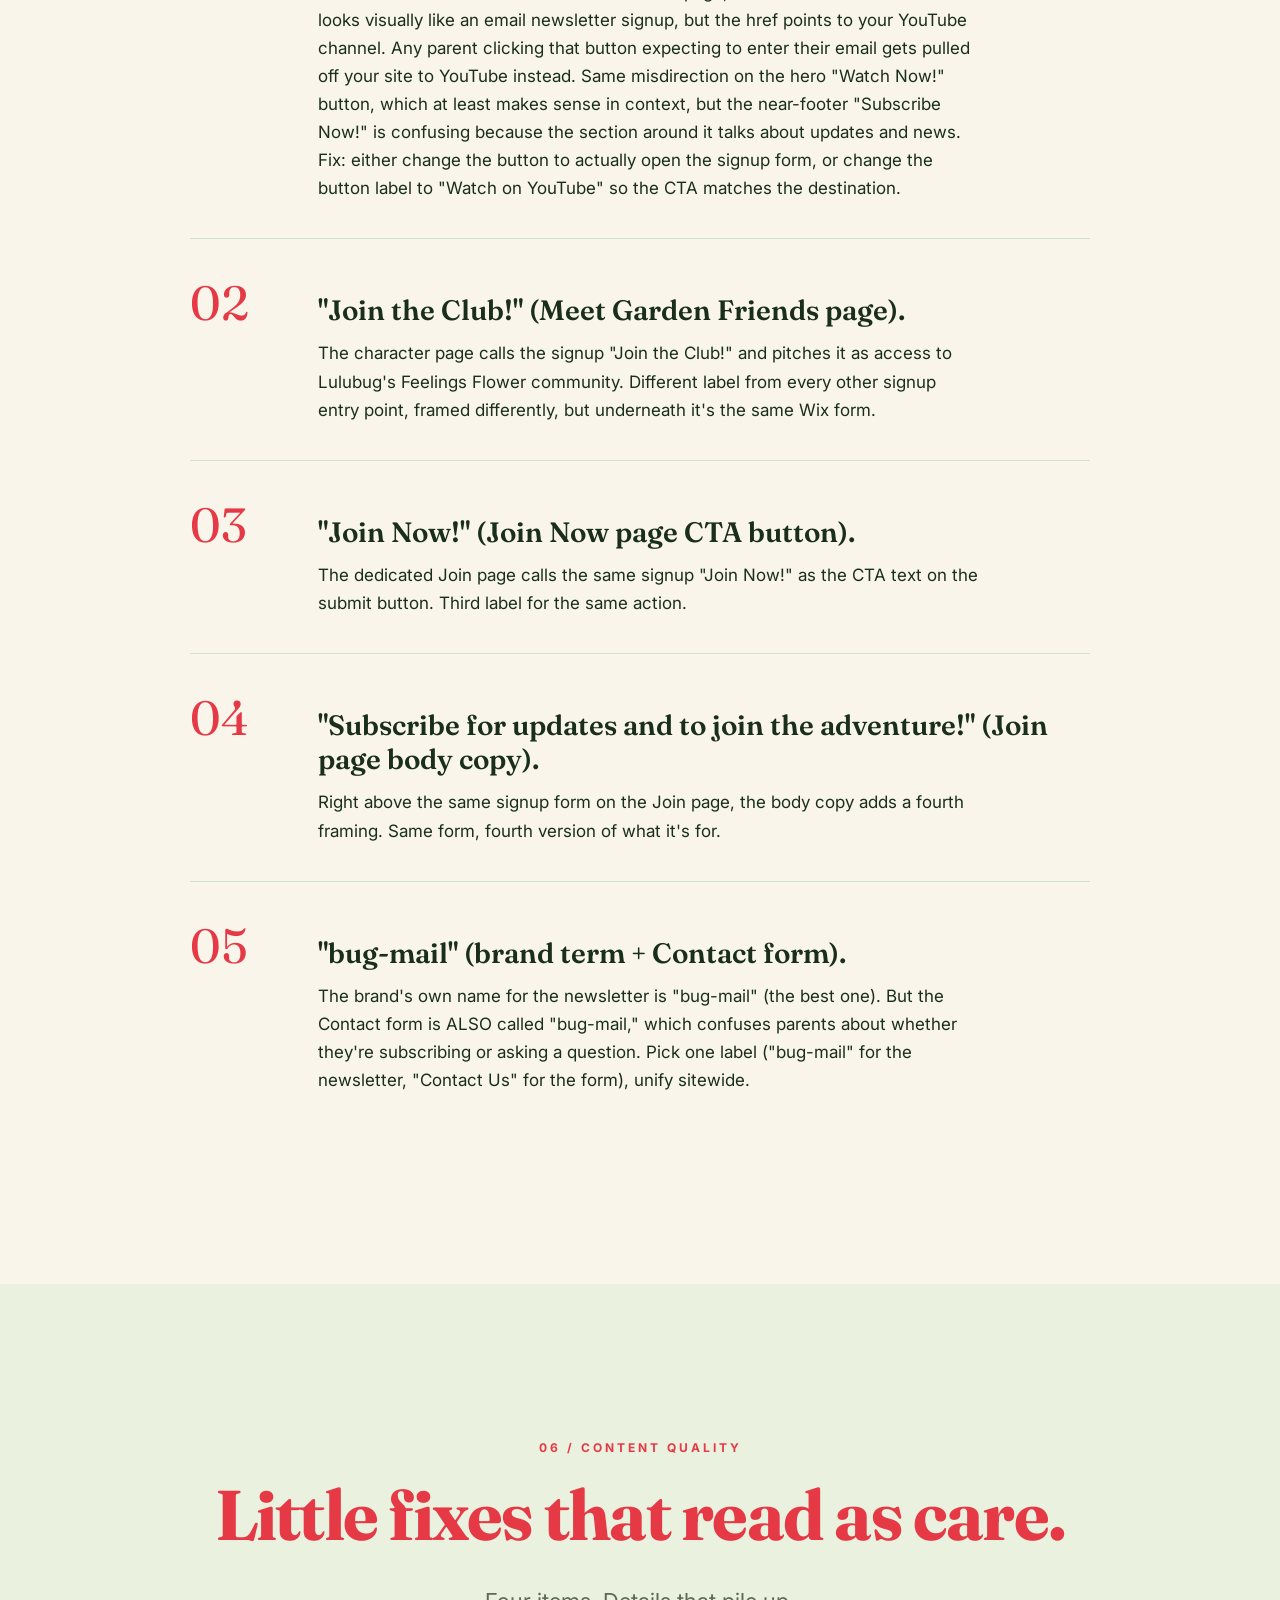
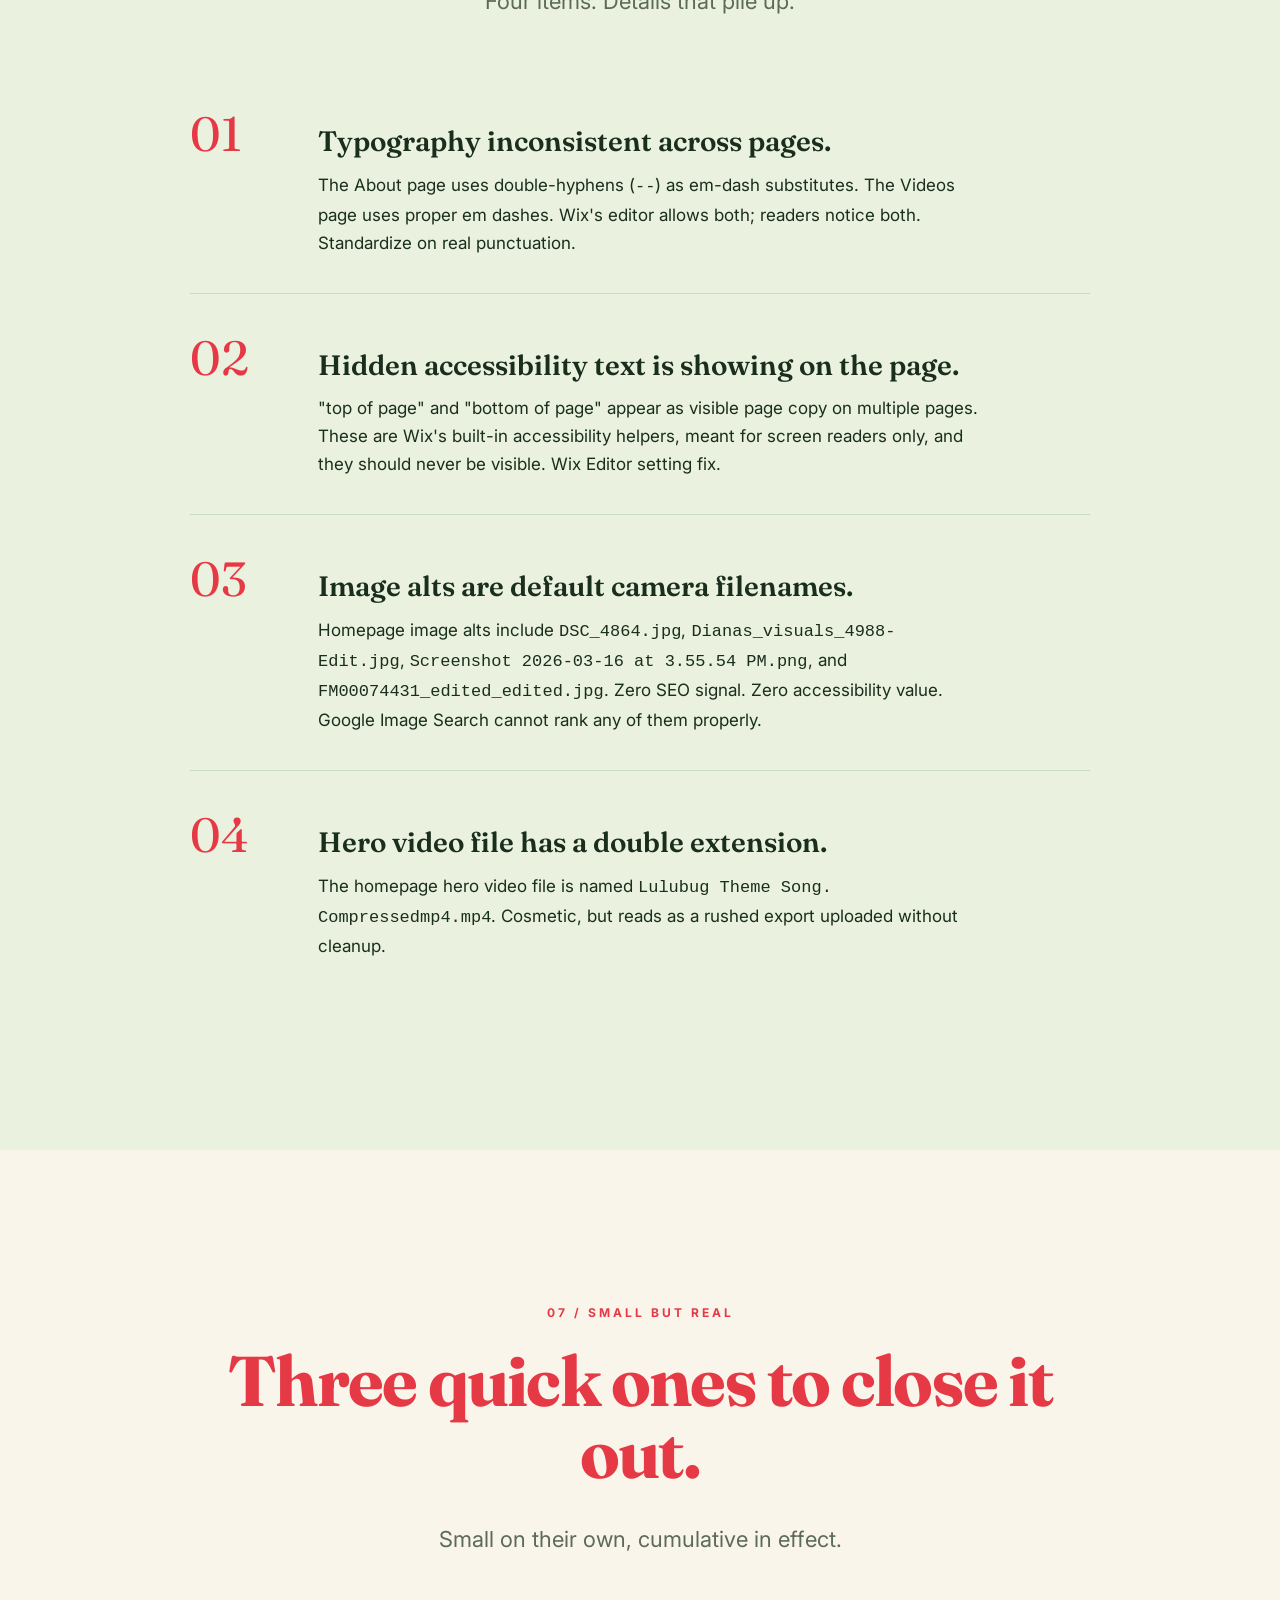
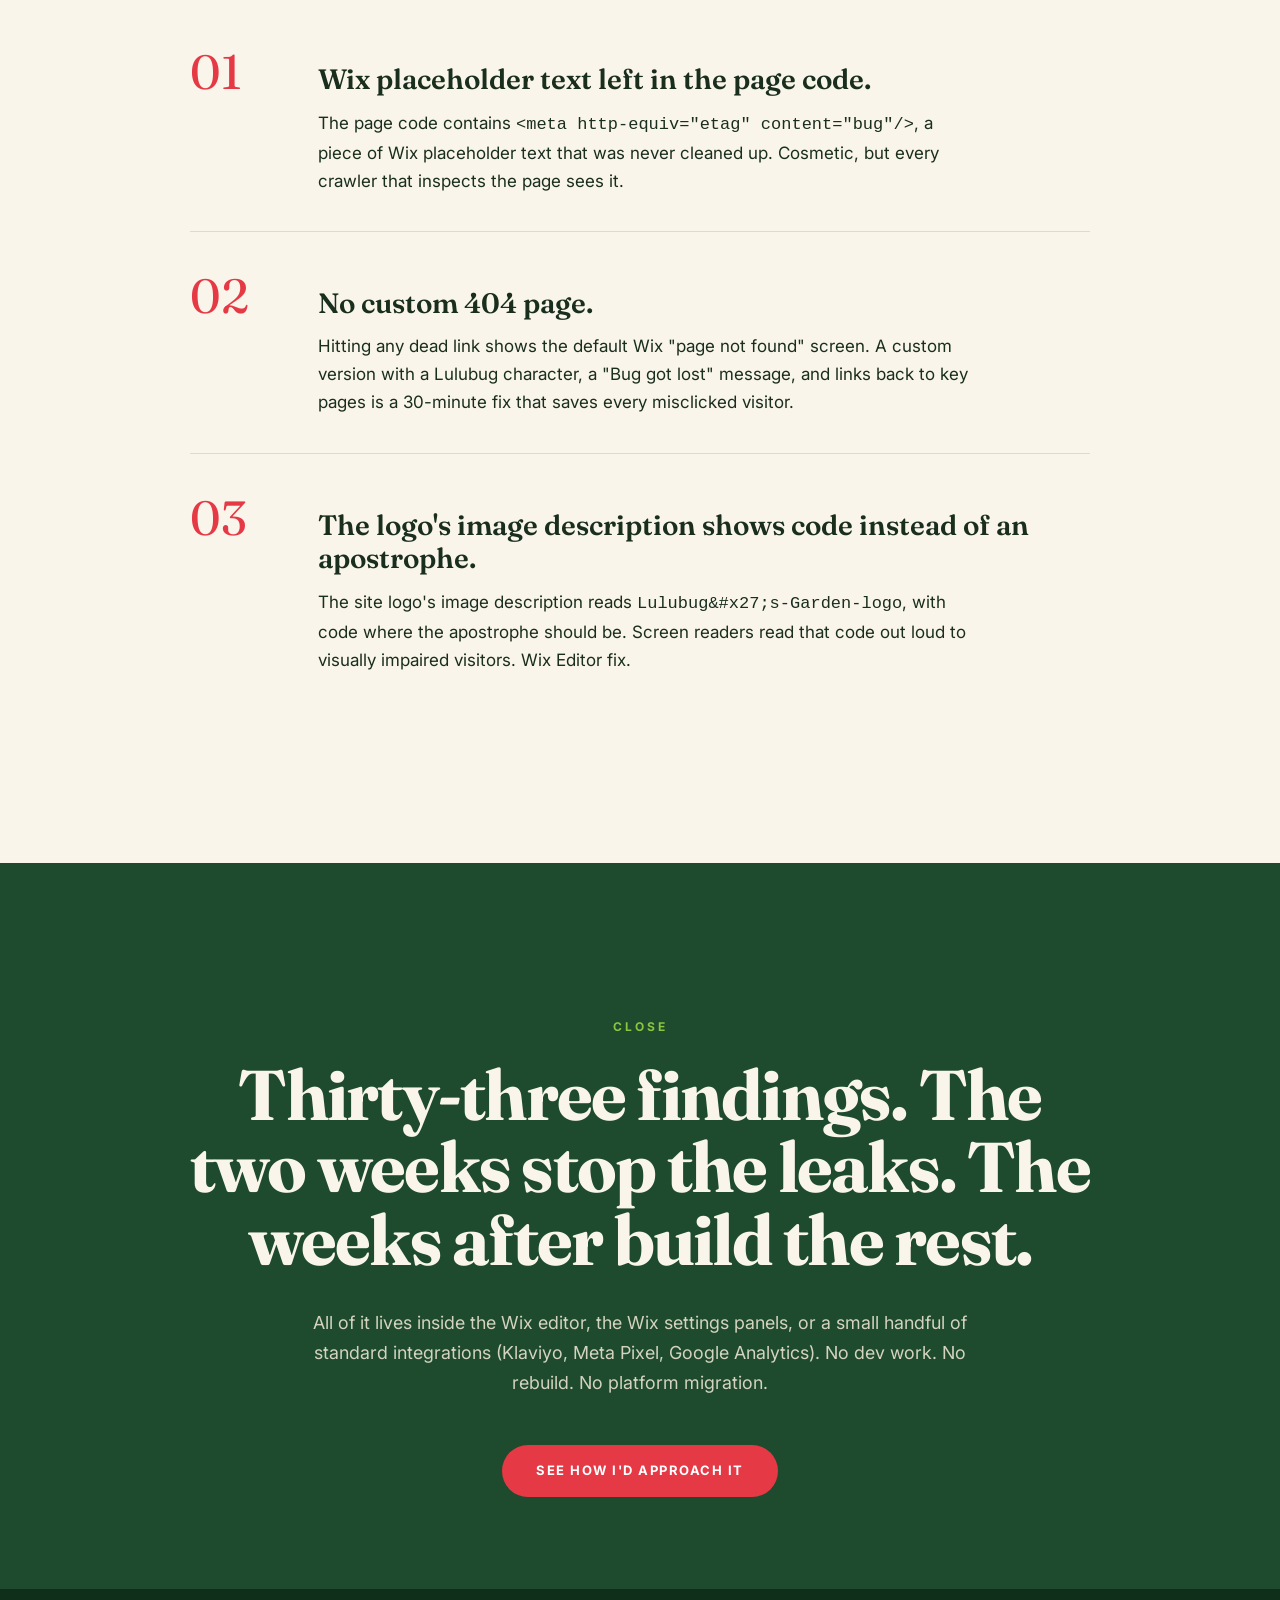
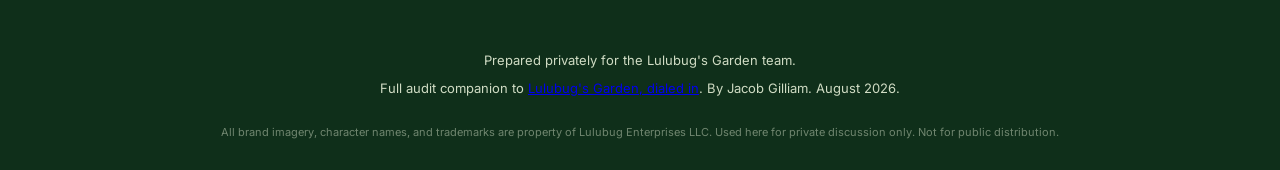
<file: audit.html>
<!DOCTYPE html>
<html lang="en">
<head>
  <meta charset="UTF-8" />
  <meta name="viewport" content="width=device-width, initial-scale=1.0" />
  <meta name="robots" content="noindex, nofollow" />
  <title>Full audit, Lulubug's Garden</title>
  <meta property="og:type" content="website" />
  <meta property="og:url" content="https://jacogilliam-ai.github.io/lulubug-read/audit.html" />
  <meta property="og:title" content="Full audit, Lulubug's Garden" />
  <meta property="og:description" content="What jumped out across every page. Prepared for the Lulubug's Garden team." />
  <meta property="og:image" content="https://jacogilliam-ai.github.io/lulubug-read/images/lulubug-logo.png" />
  <link rel="preconnect" href="https://fonts.googleapis.com" />
  <link rel="preconnect" href="https://fonts.gstatic.com" crossorigin />
  <link href="https://fonts.googleapis.com/css2?family=Fraunces:opsz,wght@9..144,400;9..144,500;9..144,600;9..144,700&family=Inter:wght@400;500;600;700&display=swap" rel="stylesheet" />
  <link rel="stylesheet" href="styles.css?v=17" />
</head>
<body>

  <main id="site" class="site">

    <!-- NAV -->
    <nav class="nav">
      <img src="images/lulubug-logo.png" alt="Lulubug's Garden" class="nav-logo" onerror="this.style.display='none'" />
      <div class="nav-links">
        <a href="index.html">← Back to the main page</a>
      </div>
    </nav>

    <!-- HERO (compressed) -->
    <section class="section section-forest" style="padding-top: 120px;">
      <div class="container container-narrow center-head">
        <p class="eyebrow eyebrow-light">Full audit</p>
        <h1 class="display-1 display-light">What jumped out across every page.</h1>
        <p class="body-lg body-light">Thirty-three findings across seven categories. Ranked by impact. Re-checked against the live site in August 2026.</p>
        <p class="body-lg body-light" style="margin-top: 20px; font-size: 0.95em; color: rgba(250,248,228,0.85);">Everything below is fixable inside the setup you already have. None of it touches what's working: the show, the pace, the team. This list exists so nothing leaks while that compounds.</p>
      </div>
    </section>

    <!-- 1. CRITICAL -->
    <section class="section section-cream">
      <div class="container center-head">
        <p class="eyebrow">01 / Critical</p>
        <h2 class="display-1">Five fixes a visitor would feel this week.</h2>
        <p class="lead">High visibility, high urgency, all fixable inside the Wix editor.</p>
      </div>
      <div class="audit-list">
        <article class="audit-item">
          <p class="audit-num">01</p>
          <div class="audit-body">
            <h3>Terms, Privacy, and Cookies footer links all lead to error pages.</h3>
            <p>Every page footer displays "Terms and Conditions | Privacy Policy | Cookies Policy" as clickable text, but the link points to your Contact page, and the direct addresses (<code>/privacy-policy</code>, <code>/terms-and-conditions</code>, <code>/cookie-policy</code>) show "page not found." For a site that collects names and emails and has run Meta ads, that's a real gap: a privacy policy is table stakes for email collection, and Meta expects advertisers to have a working one the moment campaigns resume. Same-day fix.</p>
          </div>
        </article>
        <article class="audit-item">
          <p class="audit-num">02</p>
          <div class="audit-body">
            <h3>Orphan product page live at /product-page/printable-packet-episode-1.</h3>
            <p>The page loads normally, is included in the Wix product sitemap, has empty price fields, and shows a working "Add to Cart" button. Left over from the Wix Stores app installation. The site has no store, but Google can see one. Same-day fix (unpublish).</p>
          </div>
        </article>
        <article class="audit-item">
          <p class="audit-num">03</p>
          <div class="audit-body">
            <h3>Home hero contradicts itself.</h3>
            <p>"Coming soon to your screens!" sits directly above "Watch now on YouTube!" for a show with 95 videos live. It confuses every parent who lands there. Same-day copy fix.</p>
          </div>
        </article>
        <article class="audit-item">
          <p class="audit-num">04</p>
          <div class="audit-body">
            <h3>Brigham Taylor filmography is mangled.</h3>
            <p>Film titles render as bare ALL-CAPS strings with orphan connecting words ("with director Jon Favreau,", "franchise,"). TOKYO COWBOY and WHISKEY THROTTLE (his recent independent films) are unlabeled and mixed in with Disney tentpoles. His name is one of the site's strongest legitimacy signals, and this presentation sells him short. One-day copy rewrite.</p>
          </div>
        </article>
        <article class="audit-item">
          <p class="audit-num">05</p>
          <div class="audit-body">
            <h3>Dead Wix apps installed with zero surface.</h3>
            <p>Wix Members Area, Wix Events and Tickets, Wix Stores, and ShoutOut Legacy are all enabled on the site with no user-facing surface. ShoutOut is Wix's deprecated email tool. If the Join form is silently wired to it, every subscriber vanishes into a legacy database Wix no longer supports. One-day cleanup.</p>
          </div>
        </article>
      </div>
    </section>

    <!-- 2. MISSING INFRASTRUCTURE -->
    <section class="section section-cream-2">
      <div class="container center-head">
        <p class="eyebrow">02 / Missing infrastructure</p>
        <h2 class="display-1">Nothing captures. Nothing measures.</h2>
        <p class="lead">Five items. Every signup, and every future ad dollar, runs blind until these ship.</p>
      </div>
      <div class="audit-list">
        <article class="audit-item">
          <p class="audit-num">01</p>
          <div class="audit-body">
            <h3>No Meta Pixel base tag anywhere in the HTML.</h3>
            <p>When your Meta ads were live (the Ad Library showed six running at one point), no Pixel was installed, so none of that traffic was tracked: no conversion data, no lookalike audiences, no list of parents to re-reach. Free to fix, and worth installing now so the next campaign starts with tracking on from day one.</p>
          </div>
        </article>
        <article class="audit-item">
          <p class="audit-num">02</p>
          <div class="audit-body">
            <h3>Google Tag Manager container loaded, but no verifiable Google Analytics (GA4) events.</h3>
            <p>Tag container <code>GTM-P2BL8D44</code> is loaded on every page, but I can't confirm what's inside the container from outside the site. Without confirmed Google Analytics events, there's no way to see how many people land on the site, how many sign up, or where they leave. Half-day fix to verify the setup and add missing events.</p>
          </div>
        </article>
        <article class="audit-item">
          <p class="audit-num">03</p>
          <div class="audit-body">
            <h3>No connected email service provider.</h3>
            <p>No Klaviyo, Mailchimp, ConvertKit, Beehiiv, or Wix Ascend markers detected anywhere in the site's code. Every signup submission lands in the default Wix form pipeline, which notifies whoever set up the site while the parent hears nothing. Explains exactly what I saw when I tested the signup myself: two submissions, zero emails back. Two to three days to wire a real email tool and draft the welcome automation.</p>
          </div>
        </article>
        <article class="audit-item">
          <p class="audit-num">04</p>
          <div class="audit-body">
            <h3>No TikTok pixel or YouTube subscribe button.</h3>
            <p>Lulubug's Garden already posts on TikTok, which means a TikTok Pixel would let you eventually run TikTok ads with conversion tracking already in place. A YouTube subscribe button on your site would let a parent subscribe to the channel without leaving your page. Both optional now, both easy to add once the email tool and Meta Pixel are in.</p>
          </div>
        </article>
        <article class="audit-item">
          <p class="audit-num">05</p>
          <div class="audit-body">
            <h3>JSON-LD structured data is one line.</h3>
            <p>Sitewide schema is a bare <code>WebSite</code> entry. Missing: <code>Organization</code> for Lulubug Enterprises LLC, <code>Person</code> entries for Jil Hunter and Brigham Taylor and Dr. Karen Manotas, <code>VideoObject</code> per episode, and a <code>PodcastSeries</code> entry for Lulubug's Podcast for Parents. Without this, Google and AI answer engines have no anchor for "who is Lulubug" questions.</p>
          </div>
        </article>
      </div>
    </section>

    <!-- 3. CONTENT GAPS -->
    <section class="section section-cream">
      <div class="container center-head">
        <p class="eyebrow">03 / Content gaps</p>
        <h2 class="display-1">Pages that should exist but don't.</h2>
        <p class="lead">Six items. Every one is a missed SEO landing and a missed conversion opportunity.</p>
      </div>
      <div class="audit-list">
        <article class="audit-item">
          <p class="audit-num">01</p>
          <div class="audit-body">
            <h3>No per-character detail pages.</h3>
            <p>Lulubug, Curby, Sterling, Willow, and Daisy each get a homepage card but no dedicated URL. That's five missed SEO landing pages for character-name searches ("who is Lulubug," "Curby caterpillar"), and five missed pages where a parent could dig deeper before signing up.</p>
          </div>
        </article>
        <article class="audit-item">
          <p class="audit-num">02</p>
          <div class="audit-body">
            <h3>The podcast lives on its own YouTube channel and is invisible on lulubugsgarden.com.</h3>
            <p>Lulubug's Podcast for Parents has 8 episodes (16 to 38 minutes) on topics parents actually search: "why your child seems ungrateful," "helping kids process shame," "why small disappointments build stronger kids," plus a Kaycee Rasmussen interview. But the podcast channel has 20 subscribers while the main show channel has 1,380. Zero cross-promotion between the two. Zero mentions of the podcast anywhere on lulubugsgarden.com (checked home, videos, and about pages), and no podcast code for Google. The show is even distributed right, hosted on a real podcast platform and live on Apple Podcasts and the other apps, and the website doesn't link to any of it. The biggest single content opportunity sitting untouched on the site.</p>
          </div>
        </article>
        <article class="audit-item">
          <p class="audit-num">03</p>
          <div class="audit-body">
            <h3>No proper videos hub.</h3>
            <p>The address <code>/videos</code> is actually the character intro page, not a videos gallery. The nav labels it "Meet Garden Friends" while the web address says <code>/videos</code>. Visitors and Google both get confused.</p>
          </div>
        </article>
        <article class="audit-item">
          <p class="audit-num">04</p>
          <div class="audit-body">
            <h3>No press or media page.</h3>
            <p>Parade and Yahoo Entertainment covered the launch, but a visitor to lulubugsgarden.com would never know. Brigham Taylor's Disney background and Dr. Karen Manotas's University of Utah credentials are the two strongest press hooks Lulubug has, and right now they're buried on the About page. A proper Press page (the coverage so far, photos, quotes, high-res logos, contact for interviews) turns two headlines into a compounding story.</p>
          </div>
        </article>
        <article class="audit-item">
          <p class="audit-num">05</p>
          <div class="audit-body">
            <h3>No blog or parent resources.</h3>
            <p>No content ranks for "help kids name emotions," "social emotional learning ages 3 to 7," or any of the hundreds of parenting-education queries Lulubug is uniquely positioned to answer. Ten well-written parent-education posts would build a compounding SEO moat over six to twelve months.</p>
          </div>
        </article>
        <article class="audit-item">
          <p class="audit-num">06</p>
          <div class="audit-body">
            <h3>No FAQ, no For Educators, no newsletter archive.</h3>
            <p>Standard trust pages for a kids-education brand are all missing. A For Educators page especially would open the door to school and preschool licensing conversations, which is exactly where kids brands at this stage grow next.</p>
          </div>
        </article>
      </div>
    </section>

    <!-- 4. METADATA + SEO -->
    <section class="section section-cream-2">
      <div class="container center-head">
        <p class="eyebrow">04 / Metadata and SEO</p>
        <h2 class="display-1">The layer only Google sees.</h2>
        <p class="lead">Five items. Invisible to visitors, decisive for Google and shared-link previews.</p>
      </div>
      <div class="audit-list">
        <article class="audit-item">
          <p class="audit-num">01</p>
          <div class="audit-body">
            <h3>Every page missing meta description, og:description, og:image, twitter:description, twitter:image.</h3>
            <p>When anyone shares a Lulubug's Garden link on iMessage, WhatsApp, Slack, LinkedIn, or Instagram Stories, the preview renders text-only. No image. No description. Just the address. For a brand with this much character design, every text-only preview is a missed impression.</p>
          </div>
        </article>
        <article class="audit-item">
          <p class="audit-num">02</p>
          <div class="audit-body">
            <h3>twitter:card meta tag makes a promise the page doesn't keep.</h3>
            <p>Twitter Cards are the visual previews that show up when someone shares a Lulubug's Garden link on Twitter or X. Your site has <code>twitter:card="summary_large_image"</code> set, which tells X to expect a large image preview, but no image is actually provided (<code>twitter:image</code> is missing). Result: broken preview on X. Kids brands don't live on X, but educators and journalists sharing about the show will hit this. Five-minute cleanup: either add the image or remove the tag entirely.</p>
          </div>
        </article>
        <article class="audit-item">
          <p class="audit-num">03</p>
          <div class="audit-body">
            <h3>Page titles are formulaic and keyword-free.</h3>
            <p>Every page title reads as "[Page] | Lulubug". Missing keywords parents actually search: "kids emotional learning show," "social emotional cartoon," "kids mental health tools." Google-friendly titles need to describe what the page is, not just name it.</p>
          </div>
        </article>
        <article class="audit-item">
          <p class="audit-num">04</p>
          <div class="audit-body">
            <h3>Sitemap advertises empty store-products and store-categories entries.</h3>
            <p>The Wix-generated sitemap includes <code>store-products-sitemap.xml</code> and <code>store-categories-sitemap.xml</code>, both empty. Google reads this as "store with no products," a weak signal for a brand not trying to sell anything yet. Cleanup: disable the Wix Stores app entirely.</p>
          </div>
        </article>
        <article class="audit-item">
          <p class="audit-num">05</p>
          <div class="audit-body">
            <h3>Favicon is default Wix pfavico.ico.</h3>
            <p>Every browser tab, every bookmark, every search result loses the brand mark. Fifteen minutes to build a proper favicon set (16, 32, 180, 192, 512) using the Lulubug logo and upload to Wix.</p>
          </div>
        </article>
      </div>
    </section>

    <!-- 5. CAPTURE CONSISTENCY -->
    <section class="section section-cream">
      <div class="container center-head">
        <p class="eyebrow">05 / Signup labels and misdirected buttons</p>
        <h2 class="display-1">Signup flow is scattered. One button points the wrong way.</h2>
        <p class="lead">Five items. Different labels for the same action across pages, plus one button that points somewhere else entirely.</p>
      </div>
      <div class="audit-list">
        <article class="audit-item">
          <p class="audit-num">01</p>
          <div class="audit-body">
            <h3>Homepage "Subscribe Now!" button actually links to YouTube.</h3>
            <p>In the "Join the Garden!" section on the homepage, the "Subscribe Now!" button looks visually like an email newsletter signup, but the href points to your YouTube channel. Any parent clicking that button expecting to enter their email gets pulled off your site to YouTube instead. Same misdirection on the hero "Watch Now!" button, which at least makes sense in context, but the near-footer "Subscribe Now!" is confusing because the section around it talks about updates and news. Fix: either change the button to actually open the signup form, or change the button label to "Watch on YouTube" so the CTA matches the destination.</p>
          </div>
        </article>
        <article class="audit-item">
          <p class="audit-num">02</p>
          <div class="audit-body">
            <h3>"Join the Club!" (Meet Garden Friends page).</h3>
            <p>The character page calls the signup "Join the Club!" and pitches it as access to Lulubug's Feelings Flower community. Different label from every other signup entry point, framed differently, but underneath it's the same Wix form.</p>
          </div>
        </article>
        <article class="audit-item">
          <p class="audit-num">03</p>
          <div class="audit-body">
            <h3>"Join Now!" (Join Now page CTA button).</h3>
            <p>The dedicated Join page calls the same signup "Join Now!" as the CTA text on the submit button. Third label for the same action.</p>
          </div>
        </article>
        <article class="audit-item">
          <p class="audit-num">04</p>
          <div class="audit-body">
            <h3>"Subscribe for updates and to join the adventure!" (Join page body copy).</h3>
            <p>Right above the same signup form on the Join page, the body copy adds a fourth framing. Same form, fourth version of what it's for.</p>
          </div>
        </article>
        <article class="audit-item">
          <p class="audit-num">05</p>
          <div class="audit-body">
            <h3>"bug-mail" (brand term + Contact form).</h3>
            <p>The brand's own name for the newsletter is "bug-mail" (the best one). But the Contact form is ALSO called "bug-mail," which confuses parents about whether they're subscribing or asking a question. Pick one label ("bug-mail" for the newsletter, "Contact Us" for the form), unify sitewide.</p>
          </div>
        </article>
      </div>
    </section>

    <!-- 6. CONTENT QUALITY -->
    <section class="section section-cream-2">
      <div class="container center-head">
        <p class="eyebrow">06 / Content quality</p>
        <h2 class="display-1">Little fixes that read as care.</h2>
        <p class="lead">Four items. Details that pile up.</p>
      </div>
      <div class="audit-list">
        <article class="audit-item">
          <p class="audit-num">01</p>
          <div class="audit-body">
            <h3>Typography inconsistent across pages.</h3>
            <p>The About page uses double-hyphens (<code>--</code>) as em-dash substitutes. The Videos page uses proper em dashes. Wix's editor allows both; readers notice both. Standardize on real punctuation.</p>
          </div>
        </article>
        <article class="audit-item">
          <p class="audit-num">02</p>
          <div class="audit-body">
            <h3>Hidden accessibility text is showing on the page.</h3>
            <p>"top of page" and "bottom of page" appear as visible page copy on multiple pages. These are Wix's built-in accessibility helpers, meant for screen readers only, and they should never be visible. Wix Editor setting fix.</p>
          </div>
        </article>
        <article class="audit-item">
          <p class="audit-num">03</p>
          <div class="audit-body">
            <h3>Image alts are default camera filenames.</h3>
            <p>Homepage image alts include <code>DSC_4864.jpg</code>, <code>Dianas_visuals_4988-Edit.jpg</code>, <code>Screenshot 2026-03-16 at 3.55.54 PM.png</code>, and <code>FM00074431_edited_edited.jpg</code>. Zero SEO signal. Zero accessibility value. Google Image Search cannot rank any of them properly.</p>
          </div>
        </article>
        <article class="audit-item">
          <p class="audit-num">04</p>
          <div class="audit-body">
            <h3>Hero video file has a double extension.</h3>
            <p>The homepage hero video file is named <code>Lulubug Theme Song. Compressedmp4.mp4</code>. Cosmetic, but reads as a rushed export uploaded without cleanup.</p>
          </div>
        </article>
      </div>
    </section>

    <!-- 7. SMALL BUT REAL -->
    <section class="section section-cream">
      <div class="container center-head">
        <p class="eyebrow">07 / Small but real</p>
        <h2 class="display-1">Three quick ones to close it out.</h2>
        <p class="lead">Small on their own, cumulative in effect.</p>
      </div>
      <div class="audit-list">
        <article class="audit-item">
          <p class="audit-num">01</p>
          <div class="audit-body">
            <h3>Wix placeholder text left in the page code.</h3>
            <p>The page code contains <code>&lt;meta http-equiv="etag" content="bug"/&gt;</code>, a piece of Wix placeholder text that was never cleaned up. Cosmetic, but every crawler that inspects the page sees it.</p>
          </div>
        </article>
        <article class="audit-item">
          <p class="audit-num">02</p>
          <div class="audit-body">
            <h3>No custom 404 page.</h3>
            <p>Hitting any dead link shows the default Wix "page not found" screen. A custom version with a Lulubug character, a "Bug got lost" message, and links back to key pages is a 30-minute fix that saves every misclicked visitor.</p>
          </div>
        </article>
        <article class="audit-item">
          <p class="audit-num">03</p>
          <div class="audit-body">
            <h3>The logo's image description shows code instead of an apostrophe.</h3>
            <p>The site logo's image description reads <code>Lulubug&amp;#x27;s-Garden-logo</code>, with code where the apostrophe should be. Screen readers read that code out loud to visually impaired visitors. Wix Editor fix.</p>
          </div>
        </article>
      </div>
    </section>

    <!-- CLOSE -->
    <section class="section section-forest section-final">
      <div class="container container-narrow center-head">
        <p class="eyebrow eyebrow-light">Close</p>
        <h2 class="display-1 display-light">Thirty-three findings. The two weeks stop the leaks. The weeks after build the rest.</h2>
        <p class="body-lg body-light">All of it lives inside the Wix editor, the Wix settings panels, or a small handful of standard integrations (Klaviyo, Meta Pixel, Google Analytics). No dev work. No rebuild. No platform migration.</p>
        <div style="margin-top: 48px;">
          <a href="index.html" class="btn">See how I'd approach it</a>
        </div>
      </div>
    </section>

    <!-- FOOTER -->
    <footer class="footer">
      <p>Prepared privately for the Lulubug's Garden team.</p>
      <p>Full audit companion to <a href="index.html">Lulubug's Garden, dialed in</a>. By Jacob Gilliam. August 2026.</p>
      <p class="footer-fine">All brand imagery, character names, and trademarks are property of Lulubug Enterprises LLC. Used here for private discussion only. Not for public distribution.</p>
    </footer>

  </main>

  <script src="main.js?v=17"></script>
</body>
</html>
</file>
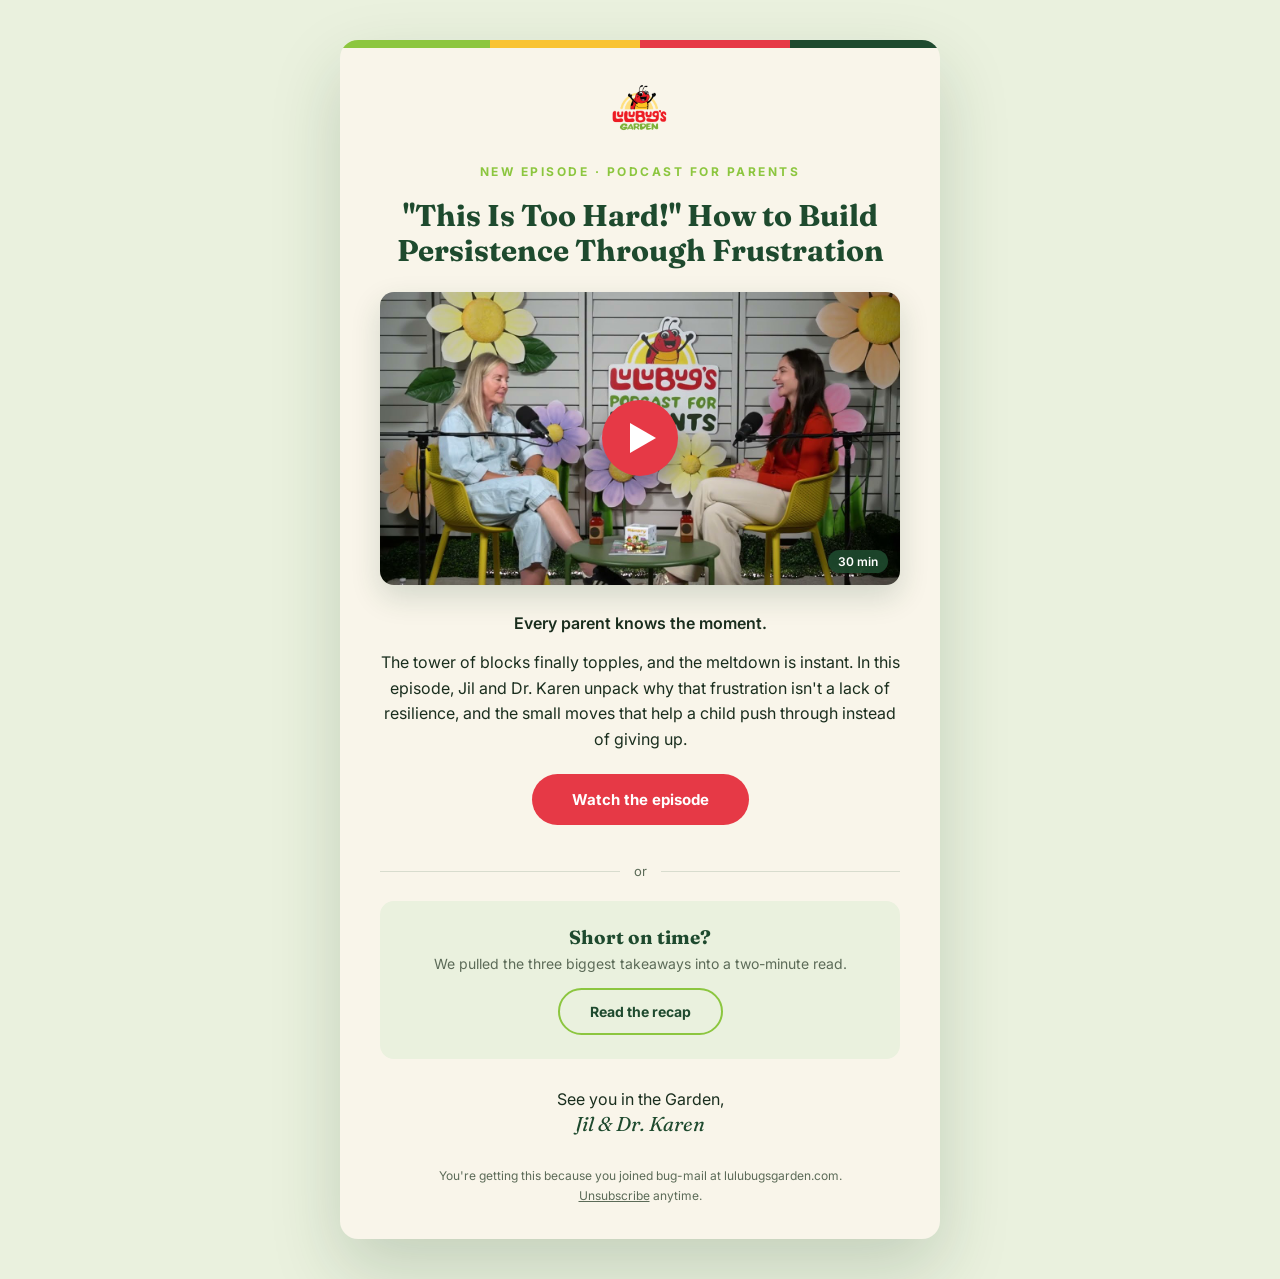
<file: email-podcast-mockup.html>
<!DOCTYPE html>
<html lang="en">
<head>
<meta charset="UTF-8">
<meta name="viewport" content="width=device-width, initial-scale=1.0">
<title>Lulubug podcast email mockup</title>
<link rel="preconnect" href="https://fonts.googleapis.com">
<link rel="preconnect" href="https://fonts.gstatic.com" crossorigin>
<link href="https://fonts.googleapis.com/css2?family=Fraunces:opsz,wght@9..144,500;9..144,600;9..144,700&family=Inter:wght@400;500;600;700&display=swap" rel="stylesheet">
<style>
  :root{
    --cream:#f9f5ea; --mint:#eaf1de; --forest:#1e4a2e; --red:#e63946;
    --yellow:#f9c332; --grass:#8cc63f; --ink:#1a2e1e; --muted:#5c6b58;
  }
  *{margin:0;padding:0;box-sizing:border-box;}
  body{
    background:var(--mint);
    font-family:'Inter',-apple-system,sans-serif;
    padding:40px 16px;
    display:flex;justify-content:center;
  }
  .email{
    width:600px;max-width:100%;
    background:var(--cream);
    border-radius:18px;overflow:hidden;
    box-shadow:0 30px 70px rgba(21,60,36,.18);
  }
  .topbar{height:8px;background:linear-gradient(90deg,var(--grass) 0 25%,var(--yellow) 25% 50%,var(--red) 50% 75%,var(--forest) 75% 100%);}
  .head{text-align:center;padding:30px 40px 6px;}
  .logo{height:64px;width:auto;}
  .eyebrow{
    margin-top:18px;font-size:12px;font-weight:700;letter-spacing:2.5px;
    text-transform:uppercase;color:var(--grass);
  }
  .title{
    font-family:'Fraunces',Georgia,serif;font-weight:700;
    font-size:30px;line-height:1.15;color:var(--forest);
    padding:14px 40px 0;text-align:center;
  }
  .thumb-wrap{display:block;position:relative;margin:24px 40px 0;border-radius:14px;overflow:hidden;box-shadow:0 12px 30px rgba(21,60,36,.16);}
  .thumb-wrap img{display:block;width:100%;height:auto;}
  .play{
    position:absolute;top:50%;left:50%;transform:translate(-50%,-50%);
    width:76px;height:76px;border-radius:50%;
    background:var(--red);display:flex;align-items:center;justify-content:center;
    box-shadow:0 8px 24px rgba(0,0,0,.35);
  }
  .play::after{content:"";border-style:solid;border-width:15px 0 15px 26px;border-color:transparent transparent transparent #fff;margin-left:6px;}
  .dur{
    position:absolute;right:12px;bottom:12px;
    background:rgba(30,74,46,.9);color:#fff;font-size:12px;font-weight:600;
    padding:4px 10px;border-radius:99px;
  }
  .body{padding:26px 40px 4px;text-align:center;}
  .body p{font-size:16px;line-height:1.6;color:var(--ink);margin-bottom:14px;}
  .body .lede{font-weight:600;}
  .cta{display:block;width:fit-content;margin:22px auto 8px;padding:16px 40px;background:var(--red);color:#fff;font-size:15px;font-weight:700;text-decoration:none;border-radius:99px;}
  .or{display:flex;align-items:center;gap:14px;color:var(--muted);font-size:13px;margin:26px 40px 0;}
  .or::before,.or::after{content:"";flex:1;height:1px;background:rgba(30,74,46,.15);}
  .recap{background:var(--mint);margin:22px 40px 0;padding:24px;border-radius:14px;text-align:center;}
  .recap h3{font-family:'Fraunces',serif;font-size:19px;color:var(--forest);margin-bottom:6px;}
  .recap p{font-size:14px;color:var(--muted);margin-bottom:16px;}
  .cta-2{display:inline-block;padding:13px 30px;background:transparent;color:var(--forest);font-size:14px;font-weight:700;text-decoration:none;border-radius:99px;border:2px solid var(--grass);}
  .sign{text-align:center;padding:30px 40px 6px;}
  .sign p{font-size:16px;color:var(--ink);}
  .sign .names{font-family:'Fraunces',serif;font-style:italic;font-size:20px;color:var(--forest);margin-top:2px;}
  .footer{text-align:center;padding:24px 40px 34px;}
  .footer p{font-size:12px;color:var(--muted);line-height:1.6;}
  .footer a{color:var(--muted);}
</style>
</head>
<body>
  <div class="email">
    <div class="topbar"></div>
    <div class="head">
      <img class="logo" src="images/lulubug-logo.png" alt="Lulubug's Garden">
      <p class="eyebrow">New episode · Podcast for Parents</p>
    </div>
    <h1 class="title">"This Is Too Hard!" How to Build Persistence Through Frustration</h1>

    <a class="thumb-wrap" href="https://www.youtube.com/watch?v=og6CwyY_T6w">
      <img src="images/pod-persistence-max.jpg" alt="Jil and Dr. Karen on the Lulubug's Podcast for Parents set">
      <span class="play"></span>
      <span class="dur">30 min</span>
    </a>

    <div class="body">
      <p class="lede">Every parent knows the moment.</p>
      <p>The tower of blocks finally topples, and the meltdown is instant. In this episode, Jil and Dr. Karen unpack why that frustration isn't a lack of resilience, and the small moves that help a child push through instead of giving up.</p>
      <a class="cta" href="https://www.youtube.com/watch?v=og6CwyY_T6w">Watch the episode</a>
    </div>

    <div class="or">or</div>

    <div class="recap">
      <h3>Short on time?</h3>
      <p>We pulled the three biggest takeaways into a two-minute read.</p>
      <a class="cta-2" href="https://www.lulubugsgarden.com">Read the recap</a>
    </div>

    <div class="sign">
      <p>See you in the Garden,</p>
      <p class="names">Jil &amp; Dr. Karen</p>
    </div>

    <div class="footer">
      <p>You're getting this because you joined bug-mail at lulubugsgarden.com.<br><a href="#">Unsubscribe</a> anytime.</p>
    </div>
  </div>
</body>
</html>
</file>
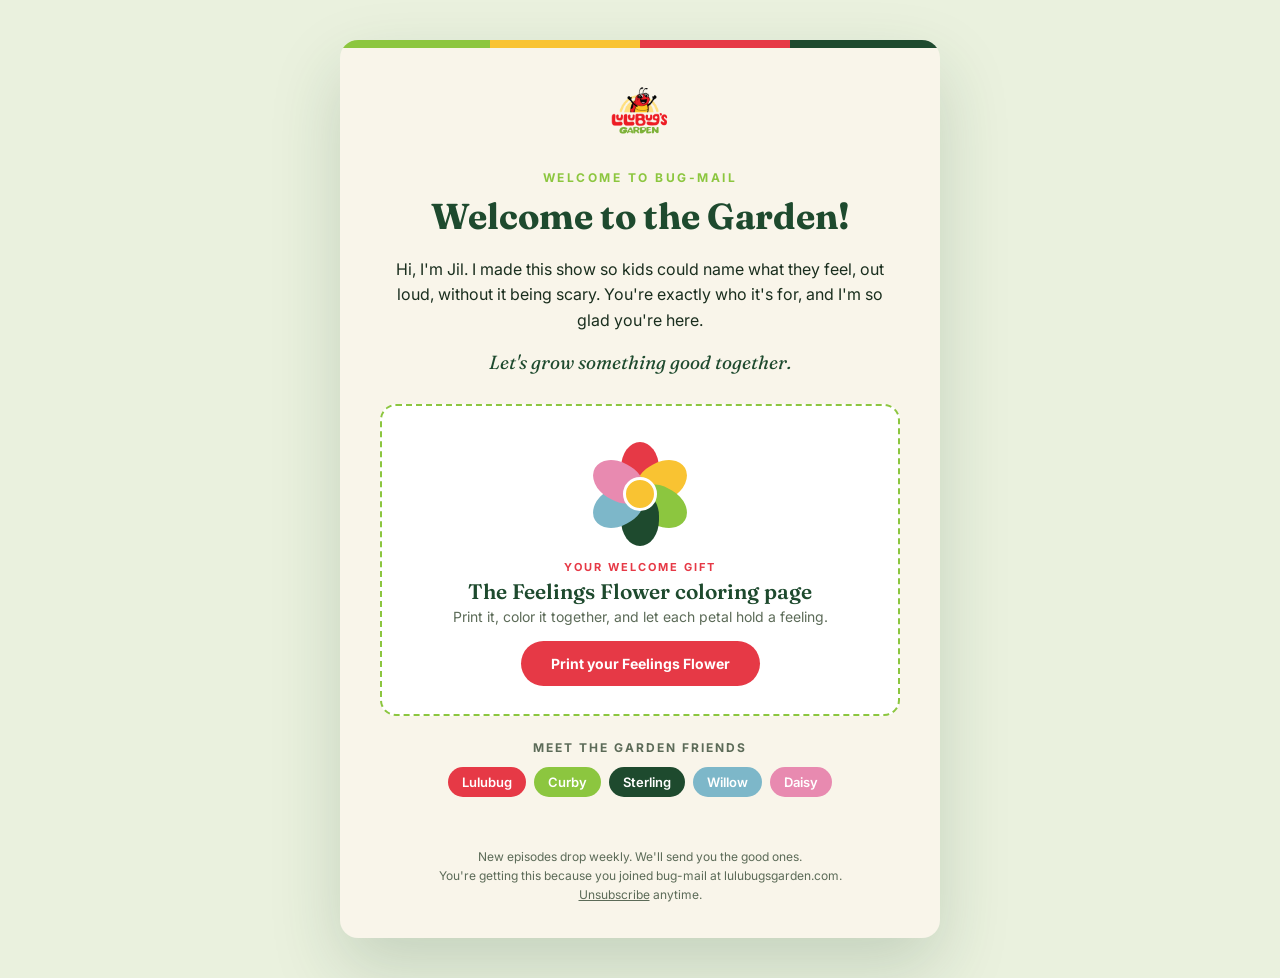
<file: email-welcome-mockup.html>
<!DOCTYPE html>
<html lang="en">
<head>
<meta charset="UTF-8">
<link rel="preconnect" href="https://fonts.googleapis.com">
<link rel="preconnect" href="https://fonts.gstatic.com" crossorigin>
<link href="https://fonts.googleapis.com/css2?family=Fraunces:opsz,wght@9..144,500;9..144,600;9..144,700&family=Inter:wght@400;500;600;700&display=swap" rel="stylesheet">
<style>
  :root{
    --cream:#f9f5ea; --mint:#eaf1de; --forest:#1e4a2e; --red:#e63946;
    --yellow:#f9c332; --grass:#8cc63f; --ink:#1a2e1e; --muted:#5c6b58; --sky:#7db7c9;
  }
  *{margin:0;padding:0;box-sizing:border-box;}
  body{background:var(--mint);font-family:'Inter',sans-serif;padding:40px 16px;display:flex;justify-content:center;}
  .email{width:600px;max-width:100%;background:var(--cream);border-radius:18px;overflow:hidden;box-shadow:0 30px 70px rgba(30,74,46,.18);}
  .topbar{height:8px;background:linear-gradient(90deg,var(--grass) 0 25%,var(--yellow) 25% 50%,var(--red) 50% 75%,var(--forest) 75% 100%);}
  .head{text-align:center;padding:32px 40px 0;}
  .logo{height:66px;width:auto;}
  .eyebrow{margin-top:20px;font-size:12px;font-weight:700;letter-spacing:2.5px;text-transform:uppercase;color:var(--grass);}
  .title{font-family:'Fraunces',serif;font-weight:700;font-size:36px;line-height:1.1;color:var(--forest);padding:12px 40px 0;text-align:center;}
  .body{padding:20px 44px 0;text-align:center;}
  .body p{font-size:16px;line-height:1.6;color:var(--ink);margin-bottom:14px;}
  .body .sign{font-family:'Fraunces',serif;font-style:italic;font-size:19px;color:var(--forest);}

  /* Feelings Flower download card */
  .flower-card{margin:26px 40px 0;background:#fff;border:2px dashed var(--grass);border-radius:16px;padding:28px 24px;text-align:center;}
  .flower{position:relative;width:120px;height:120px;margin:0 auto 6px;}
  .petal{position:absolute;top:50%;left:50%;width:38px;height:52px;border-radius:60% 60% 50% 50%;transform-origin:50% 100%;}
  .p1{background:var(--red);transform:translate(-50%,-100%) rotate(0deg);}
  .p2{background:var(--yellow);transform:translate(-50%,-100%) rotate(60deg);}
  .p3{background:var(--grass);transform:translate(-50%,-100%) rotate(120deg);}
  .p4{background:var(--forest);transform:translate(-50%,-100%) rotate(180deg);}
  .p5{background:var(--sky);transform:translate(-50%,-100%) rotate(240deg);}
  .p6{background:#e88ab0;transform:translate(-50%,-100%) rotate(300deg);}
  .core{position:absolute;top:50%;left:50%;width:34px;height:34px;border-radius:50%;background:var(--yellow);border:3px solid #fff;transform:translate(-50%,-50%);z-index:2;}
  .flower-k{font-size:11px;font-weight:700;letter-spacing:2px;text-transform:uppercase;color:var(--red);}
  .flower-t{font-family:'Fraunces',serif;font-weight:600;font-size:21px;color:var(--forest);margin:4px 0 4px;}
  .flower-d{font-size:14px;color:var(--muted);margin-bottom:16px;}
  .btn{display:inline-block;padding:14px 30px;background:var(--red);color:#fff;font-size:14px;font-weight:700;text-decoration:none;border-radius:99px;}

  /* Meet the friends */
  .friends{margin:24px 40px 0;text-align:center;}
  .friends-h{font-size:12px;font-weight:700;letter-spacing:2px;text-transform:uppercase;color:var(--muted);margin-bottom:12px;}
  .chips{display:flex;flex-wrap:wrap;justify-content:center;gap:8px;}
  .chip{font-size:13px;font-weight:600;padding:7px 14px;border-radius:99px;color:#fff;}
  .c1{background:var(--red);} .c2{background:var(--grass);} .c3{background:var(--forest);} .c4{background:var(--sky);} .c5{background:#e88ab0;}

  .footer{text-align:center;padding:30px 40px 34px;margin-top:20px;}
  .footer p{font-size:12px;color:var(--muted);line-height:1.6;}
  .footer a{color:var(--muted);}
</style>
</head>
<body>
  <div class="email">
    <div class="topbar"></div>
    <div class="head">
      <img class="logo" src="images/lulubug-logo.png" alt="Lulubug's Garden">
      <p class="eyebrow">Welcome to bug-mail</p>
    </div>
    <h1 class="title">Welcome to the Garden!</h1>
    <div class="body">
      <p>Hi, I'm Jil. I made this show so kids could name what they feel, out loud, without it being scary. You're exactly who it's for, and I'm so glad you're here.</p>
      <p class="sign">Let's grow something good together.</p>
    </div>

    <div class="flower-card">
      <div class="flower">
        <span class="petal p1"></span><span class="petal p2"></span><span class="petal p3"></span>
        <span class="petal p4"></span><span class="petal p5"></span><span class="petal p6"></span>
        <span class="core"></span>
      </div>
      <p class="flower-k">Your welcome gift</p>
      <p class="flower-t">The Feelings Flower coloring page</p>
      <p class="flower-d">Print it, color it together, and let each petal hold a feeling.</p>
      <a class="btn" href="#">Print your Feelings Flower</a>
    </div>

    <div class="friends">
      <p class="friends-h">Meet the Garden Friends</p>
      <div class="chips">
        <span class="chip c1">Lulubug</span><span class="chip c2">Curby</span>
        <span class="chip c3">Sterling</span><span class="chip c4">Willow</span>
        <span class="chip c5">Daisy</span>
      </div>
    </div>

    <div class="footer">
      <p>New episodes drop weekly. We'll send you the good ones.<br>
      You're getting this because you joined bug-mail at lulubugsgarden.com.<br><a href="#">Unsubscribe</a> anytime.</p>
    </div>
  </div>
</body>
</html>
</file>
<file: styles.css>
/* =========================================================
   Lulubug's Garden read.
   Long-scroll for a private audience of one.
   ========================================================= */

:root {
  /* Lulubug's Garden palette: warm cream, pale mint, forest green, bright red */
  --cream: #f9f5ea;              /* warm off-white — matches their light bg */
  --cream-2: #eaf1de;            /* pale mint — matches their light-green section bg */
  --bg-cream: #f9f5ea;
  --bg-cream-warm: #eaf1de;
  --bg-forest: #1e4a2e;          /* their deep forest green — dark sections */
  --bg-forest-warm: #245535;
  --bg-midnight: #0f2f1a;        /* deeper forest — footer */
  --bg-midnight-warm: #133a22;

  --green: #e63946;              /* their bright red — primary CTA/accent */
  --green-deep: #c22833;         /* CTA hover */
  --green-bright: #8cc63f;       /* their grass green — accent highlight */

  --ink: #1a2e1e;                /* dark green-brown — body text */
  --ink-muted: #5c6b58;
  --ink-cream: #f9f5ea;
  --ink-cream-muted: #d0dcc4;

  --accent-purple: #8b5cd6;
  --accent-coral: #f28b8b;
  --accent-gold: #f9c332;        /* their Lulubug yellow — secondary accent */
  --accent-teal: #8cc63f;         /* grass green (aliased for eyebrows on dark bg) */

  --font-display: 'Fraunces', Georgia, 'Times New Roman', serif;
  --font-body: 'Inter', -apple-system, BlinkMacSystemFont, 'Segoe UI', sans-serif;

  --section-pad-y: clamp(80px, 12vw, 160px);
  --section-pad-x: clamp(24px, 5vw, 64px);

  --container-max: 1200px;
  --container-narrow: 720px;

  --radius-sm: 8px;
  --radius-md: 20px;
  --radius-lg: 32px;
  --radius-xl: 44px;
  --radius-pill: 999px;

  --ease: cubic-bezier(0.4, 0, 0.2, 1);
}

/* Reset & base */
*, *::before, *::after { box-sizing: border-box; }
html { -webkit-text-size-adjust: 100%; scroll-behavior: smooth; }
body {
  margin: 0;
  padding: 0;
  font-family: var(--font-body);
  font-size: 17px;
  line-height: 1.65;
  color: var(--ink);
  background: var(--bg-cream);
  -webkit-font-smoothing: antialiased;
  -moz-osx-font-smoothing: grayscale;
}
img { max-width: 100%; display: block; }
figure { margin: 0; }
button { font-family: inherit; }

/* =========================================================
   PASSWORD GATE
   ========================================================= */
.gate {
  position: fixed;
  inset: 0;
  z-index: 1000;
  display: flex;
  align-items: center;
  justify-content: center;
  background: var(--bg-midnight);
  background-image:
    radial-gradient(ellipse at 30% 20%, rgba(42, 138, 82, 0.18), transparent 60%),
    radial-gradient(ellipse at 70% 80%, rgba(139, 92, 214, 0.12), transparent 60%);
  padding: 40px 24px;
  transition: opacity 0.6s var(--ease);
}
.gate.hidden {
  opacity: 0;
  pointer-events: none;
}
.gate-inner {
  max-width: 480px;
  width: 100%;
  text-align: center;
}
.gate-logo {
  width: 190px;
  margin: 0 auto 32px;
  filter: drop-shadow(0 8px 30px rgba(0, 0, 0, 0.45));
}
.gate-eyebrow {
  font-size: 12px;
  font-weight: 600;
  letter-spacing: 3px;
  text-transform: uppercase;
  color: var(--ink-cream-muted);
  margin: 0 0 40px;
}
.gate-enter {
  display: inline-flex;
  align-items: center;
  gap: 12px;
  padding: 17px 40px;
  font-family: var(--font-body);
  font-size: 13px;
  font-weight: 700;
  letter-spacing: 2px;
  text-transform: uppercase;
  background: var(--green);
  color: #fff;
  border: none;
  border-radius: var(--radius-pill);
  cursor: pointer;
  transition: background 0.25s var(--ease), transform 0.25s var(--ease);
}
.gate-enter:hover { background: var(--green-bright); transform: translateY(-2px); }
.gate-enter-arrow {
  transition: transform 0.25s var(--ease);
}
.gate-enter:hover .gate-enter-arrow { transform: translateX(4px); }

/* =========================================================
   MAIN SITE
   ========================================================= */
.site { opacity: 1; }
.site.hidden {
  opacity: 0;
  pointer-events: none;
}
.site:not(.hidden) { animation: fadeIn 0.8s var(--ease) both; }

@keyframes fadeIn {
  from { opacity: 0; transform: translateY(8px); }
  to { opacity: 1; transform: translateY(0); }
}

/* NAV */
.nav {
  position: absolute;
  top: 0;
  left: 0;
  right: 0;
  z-index: 10;
  display: flex;
  justify-content: space-between;
  align-items: center;
  padding: 26px var(--section-pad-x);
}
.nav-logo {
  height: 46px;
  filter: drop-shadow(0 2px 14px rgba(0, 0, 0, 0.35));
}
.nav-links {
  display: flex;
  gap: 34px;
  align-items: center;
}
.nav-links a {
  color: #fff;
  text-decoration: none;
  font-weight: 600;
  font-size: 15px;
  letter-spacing: 0.2px;
  opacity: 0.92;
  text-shadow: 0 1px 14px rgba(0, 0, 0, 0.45);
  transition: opacity 0.2s var(--ease);
}
.nav-links a:hover { opacity: 1; }
.nav-tag {
  font-size: 11px;
  font-weight: 600;
  letter-spacing: 2.5px;
  text-transform: uppercase;
  color: rgba(255, 255, 255, 0.8);
  text-shadow: 0 1px 14px rgba(0, 0, 0, 0.45);
}

/* Pill button component */
.btn {
  display: inline-flex;
  align-items: center;
  justify-content: center;
  gap: 10px;
  min-height: 48px;
  padding: 15px 34px;
  font-family: var(--font-body);
  font-weight: 700;
  font-size: 13px;
  letter-spacing: 1.5px;
  text-transform: uppercase;
  background: var(--green);
  color: #fff;
  border: none;
  border-radius: var(--radius-pill);
  text-decoration: none;
  cursor: pointer;
  transition: background 0.2s var(--ease), transform 0.2s var(--ease);
}
.btn:hover { background: var(--green-deep); transform: translateY(-2px); }
.btn-ghost {
  background: transparent;
  color: #fff;
  box-shadow: inset 0 0 0 2px rgba(255, 255, 255, 0.85);
}
.btn-ghost:hover { background: rgba(255, 255, 255, 0.12); }

/* HERO */
.hero {
  position: relative;
  min-height: 100vh;
  background-size: cover;
  background-position: center;
  background-repeat: no-repeat;
  display: flex;
  flex-direction: column;
  align-items: center;
  justify-content: center;
  text-align: center;
  padding: 140px var(--section-pad-x) 150px;
  overflow: hidden;
}
.hero-bg {
  position: absolute;
  inset: 0;
  background-size: cover;
  background-position: center;
  background-repeat: no-repeat;
  filter: contrast(1.06) saturate(1.1);
}
.hero-bg-solid {
  background:
    radial-gradient(ellipse at 20% 15%, rgba(249, 195, 50, 0.14), transparent 55%),
    radial-gradient(ellipse at 80% 85%, rgba(140, 198, 63, 0.18), transparent 60%),
    linear-gradient(160deg, #1e4a2e 0%, #153c22 60%, #0f2f1a 100%);
  filter: none;
}
.hero-overlay {
  position: absolute;
  inset: 0;
  background: linear-gradient(
    to bottom,
    rgba(15, 47, 26, 0.30) 0%,
    rgba(15, 47, 26, 0.12) 42%,
    rgba(15, 47, 26, 0.48) 100%
  );
}
.hero-inner {
  position: relative;
  z-index: 2;
  max-width: 1000px;
  color: #fff;
}
.hero-eyebrow {
  font-size: 12px;
  font-weight: 700;
  letter-spacing: 3.5px;
  text-transform: uppercase;
  color: rgba(255, 255, 255, 0.85);
  margin: 0 0 22px;
  text-shadow: 0 1px 14px rgba(0, 0, 0, 0.4);
}
.hero-title {
  font-family: var(--font-display);
  font-weight: 700;
  font-size: clamp(50px, 8.5vw, 130px);
  line-height: 0.98;
  letter-spacing: -0.025em;
  margin: 0;
  text-shadow: 0 4px 46px rgba(0, 0, 0, 0.45);
}
.hero-title em { font-style: italic; }
.hero-sub {
  font-size: clamp(17px, 1.7vw, 21px);
  line-height: 1.55;
  max-width: 620px;
  color: rgba(255, 255, 255, 0.92);
  margin: 28px auto 0;
  text-shadow: 0 2px 20px rgba(0, 0, 0, 0.35);
}
.hero-cta {
  margin-top: 40px;
  display: flex;
  gap: 16px;
  justify-content: center;
  flex-wrap: wrap;
}
/* Scalloped cream divider at hero base */
.hero-wave {
  position: absolute;
  left: 0;
  right: 0;
  bottom: -1px;
  z-index: 3;
  width: 100%;
  line-height: 0;
}
.hero-wave svg {
  display: block;
  width: 100%;
  height: clamp(44px, 6vw, 92px);
}
.hero-wave path { fill: var(--cream); }

/* =========================================================
   SECTIONS
   ========================================================= */
.section {
  padding: var(--section-pad-y) var(--section-pad-x);
  position: relative;
}
.section-cream { background: var(--bg-cream); color: var(--ink); }
.section-forest { background: var(--bg-forest); color: var(--ink-cream); }
.section-midnight { background: var(--bg-midnight); color: var(--ink-cream); }
.section-final { padding-bottom: calc(var(--section-pad-y) * 0.6); }

.container {
  max-width: var(--container-max);
  margin: 0 auto;
}
.container-narrow {
  max-width: var(--container-narrow);
  margin: 0 auto;
}

/* Typography helpers */
.eyebrow {
  font-size: 12px;
  font-weight: 700;
  letter-spacing: 3px;
  text-transform: uppercase;
  color: var(--green);
  margin: 0 0 22px;
}
.eyebrow-light { color: var(--accent-teal); }

.display-1 {
  font-family: var(--font-display);
  font-weight: 700;
  color: var(--green);
  font-size: clamp(36px, 5.5vw, 72px);
  line-height: 1.03;
  letter-spacing: -0.025em;
  margin: 0 0 32px;
}
.display-1 em { font-style: italic; font-weight: 700; }
.display-light { color: var(--ink-cream); }
.display-muted { color: var(--ink-muted); font-size: clamp(28px, 4vw, 52px); margin-bottom: 48px; }

.body-lg {
  font-size: clamp(17px, 1.4vw, 20px);
  line-height: 1.65;
  margin: 0 0 24px;
  max-width: 62ch;
}
.body-lg:last-child { margin-bottom: 0; }
.body-light { color: rgba(244, 235, 216, 0.85); }
.body-light strong { color: var(--ink-cream); }
.body-lg strong { color: var(--ink); font-weight: 600; }
.body-lg a { color: var(--accent-gold); text-decoration: underline; text-decoration-thickness: 1px; text-underline-offset: 3px; }
.body-lg a:hover { color: var(--accent-gold-hover); }

/* =========================================================
   WORLD SECTION
   ========================================================= */
.world-grid {
  display: grid;
  grid-template-columns: 1fr 1fr;
  gap: 24px;
  max-width: 1400px;
  margin: 60px auto 80px;
  padding: 0 var(--section-pad-x);
}
.world-img {
  border-radius: var(--radius-md);
  overflow: hidden;
  aspect-ratio: 16 / 10;
}
.world-img-lg {
  grid-column: 1 / -1;
  aspect-ratio: 21 / 9;
}
.world-img img {
  width: 100%;
  height: 100%;
  object-fit: cover;
}

/* =========================================================
   CAST GRID
   ========================================================= */
.cast-grid {
  display: grid;
  grid-template-columns: repeat(3, 1fr);
  gap: 20px;
  max-width: 1400px;
  margin: 60px auto 0;
  padding: 0 var(--section-pad-x);
}
.cast-card {
  position: relative;
  overflow: hidden;
  border-radius: var(--radius-md);
  aspect-ratio: 4 / 5;
  background: var(--bg-cream-warm);
}
.cast-card-hero {
  grid-column: span 2;
  aspect-ratio: 8 / 5;
}
.cast-card img {
  width: 100%;
  height: 100%;
  object-fit: cover;
  transition: transform 0.8s var(--ease);
}
.cast-card:hover img { transform: scale(1.04); }

.cast-card figcaption {
  position: absolute;
  left: 0;
  right: 0;
  bottom: 0;
  padding: 40px 28px 28px;
  color: var(--ink-cream);
  background: linear-gradient(
    to top,
    rgba(15, 20, 32, 0.92) 0%,
    rgba(15, 20, 32, 0.6) 50%,
    rgba(15, 20, 32, 0) 100%
  );
}
.cast-name {
  font-family: var(--font-display);
  font-weight: 500;
  font-size: 28px;
  margin: 0 0 6px;
  line-height: 1.1;
}
.cast-trait {
  font-size: 14px;
  line-height: 1.5;
  margin: 0;
  color: rgba(244, 235, 216, 0.85);
}

/* =========================================================
   FIGURE FULL (edge-to-edge image reveal)
   ========================================================= */
.figure-full {
  margin: 60px calc(-1 * var(--section-pad-x)) 60px;
  overflow: hidden;
}
.figure-full img {
  width: 100%;
  height: auto;
  max-height: 80vh;
  object-fit: cover;
}
.figure-full-cream {
  margin-top: 60px;
  border-radius: var(--radius-md);
  overflow: hidden;
  max-width: 1400px;
  margin-left: auto;
  margin-right: auto;
}
.figure-full-cream img {
  width: 100%;
  height: auto;
  max-height: 70vh;
  object-fit: cover;
}
.figure-full-cream figcaption {
  text-align: center;
  padding: 20px 24px;
  font-family: var(--font-display);
  font-style: italic;
  font-size: 18px;
  color: var(--ink-muted);
}

/* =========================================================
   GAP SECTION
   ========================================================= */
.gap-grid {
  display: grid;
  grid-template-columns: 1fr 1fr;
  gap: 32px;
  max-width: 1200px;
  margin: 60px auto 60px;
  padding: 0 var(--section-pad-x);
}
.gap-item {
  border-radius: var(--radius-md);
  overflow: hidden;
  background: var(--bg-cream-warm);
}
.gap-item img {
  width: 100%;
  height: 400px;
  object-fit: cover;
  background: white;
}
.gap-item figcaption {
  padding: 28px 28px 32px;
}
.gap-label {
  font-size: 11px;
  font-weight: 600;
  letter-spacing: 3px;
  text-transform: uppercase;
  color: var(--ink-muted);
  margin: 0 0 12px;
}
.gap-desc {
  font-size: 16px;
  line-height: 1.6;
  margin: 0;
}

/* =========================================================
   MOVES / ROADMAP
   ========================================================= */
.moves {
  display: flex;
  flex-direction: column;
  max-width: 900px;
  margin: 60px auto 0;
}
.move {
  display: grid;
  grid-template-columns: 120px 1fr;
  gap: 40px;
  padding: 48px 0;
  border-bottom: 1px solid rgba(244, 235, 216, 0.12);
  align-items: baseline;
}
.move:last-child { border-bottom: none; }
.move-num {
  font-family: var(--font-display);
  font-weight: 400;
  font-size: 56px;
  color: var(--accent-gold);
  line-height: 1;
}
.move-title {
  font-family: var(--font-display);
  font-weight: 500;
  font-size: clamp(24px, 3vw, 32px);
  line-height: 1.15;
  color: var(--ink-cream);
  margin: 0 0 16px;
}
.move-desc {
  font-size: 17px;
  line-height: 1.65;
  color: rgba(244, 235, 216, 0.82);
  margin: 0;
  max-width: 60ch;
}

/* =========================================================
   HORIZON
   ========================================================= */
.horizon {
  display: grid;
  grid-template-columns: repeat(3, 1fr);
  gap: 40px;
  max-width: 1200px;
  margin: 60px auto 0;
}
.horizon-year {
  padding: 40px 32px;
  background: rgba(255, 255, 255, 0.04);
  border-radius: var(--radius-md);
  border: 1px solid rgba(244, 235, 216, 0.08);
}
.horizon-label {
  font-family: var(--font-display);
  font-style: italic;
  font-size: 24px;
  color: var(--accent-gold);
  margin: 0 0 16px;
  font-weight: 500;
}
.horizon-body {
  font-size: 15px;
  line-height: 1.6;
  color: rgba(244, 235, 216, 0.82);
  margin: 0;
}

/* =========================================================
   ASK
   ========================================================= */
.section-final .body-lg a {
  color: var(--ink);
  text-decoration: underline;
  text-decoration-thickness: 1px;
  text-underline-offset: 3px;
  font-weight: 600;
}
.ask-offer {
  margin: 24px auto;
  padding: 30px 32px;
  background: var(--cream-2);
  border: 1px solid rgba(30, 74, 46, 0.14);
  border-radius: var(--radius-md);
  max-width: 560px;
}
.ask-offer-eyebrow {
  font-size: 11px;
  font-weight: 700;
  letter-spacing: 2.5px;
  text-transform: uppercase;
  color: var(--green);
  margin: 0 0 12px;
}
.ask-offer-price {
  font-family: var(--font-display);
  font-weight: 700;
  font-style: italic;
  font-size: clamp(28px, 4vw, 36px);
  line-height: 1.15;
  color: var(--ink);
  margin: 0 0 20px;
}
.ask-offer-list {
  list-style: none;
  padding: 0;
  margin: 0;
}
.ask-offer-list li {
  font-size: 15px;
  line-height: 1.55;
  color: var(--ink);
  padding: 6px 0 6px 22px;
  position: relative;
}
.ask-offer-list li::before {
  content: '';
  position: absolute;
  left: 0;
  top: 14px;
  width: 6px;
  height: 6px;
  border-radius: 50%;
  background: var(--green);
}
@media (max-width: 640px) {
  .ask-offer {
    padding: 24px;
    margin: 32px 0 28px;
  }
  .ask-offer-price {
    font-size: 24px;
  }
}
.ask-close {
  margin-top: 44px;
  padding-top: 32px;
  border-top: 1px solid rgba(21, 105, 60, 0.16);
}
.ask-close-line {
  font-family: var(--font-display);
  font-style: italic;
  font-size: clamp(22px, 3vw, 30px);
  line-height: 1.3;
  color: var(--green);
  margin: 0;
}
.ask-contact {
  margin: 20px 0 0;
  font-size: 16px;
  color: var(--ink-muted);
  display: flex;
  flex-wrap: wrap;
  gap: 8px 12px;
  align-items: baseline;
}
.ask-contact a {
  color: var(--ink);
  text-decoration: underline;
  text-decoration-thickness: 1px;
  text-underline-offset: 3px;
  font-weight: 500;
}
.ask-contact a:hover {
  color: var(--green);
}
.ask-contact-sep {
  color: var(--ink-muted);
  opacity: 0.5;
}
@media (max-width: 480px) {
  .ask-contact-sep { display: none; }
  .ask-contact { flex-direction: column; gap: 6px; }
}
.ask-proof {
  margin: 40px 0;
  max-width: 340px;
}
.ask-proof img {
  display: block;
  width: 100%;
  height: auto;
  border-radius: var(--radius-md);
  box-shadow: 0 24px 60px rgba(21, 60, 36, 0.18);
}
.ask-proof figcaption {
  margin-top: 14px;
  font-size: 14px;
  font-style: italic;
  color: var(--ink-muted);
}

/* =========================================================
   FOOTER
   ========================================================= */
.footer {
  background: var(--bg-midnight);
  color: var(--ink-cream-muted);
  padding: 60px var(--section-pad-x);
  text-align: center;
  font-size: 13px;
  line-height: 1.7;
}
.footer p { margin: 0 0 6px; }
.footer-fine {
  margin-top: 24px !important;
  opacity: 0.5;
  font-size: 11px;
}

/* =========================================================
   REBUILD MODULES (Claynosaurz language)
   ========================================================= */
.section-cream-2 { background: var(--cream-2); color: var(--ink); }

.center-head { text-align: center; max-width: 900px; margin: 0 auto; }
.center-head .body-lg,
.center-head .lead { margin-left: auto; margin-right: auto; }

.lead {
  font-size: clamp(18px, 1.8vw, 22px);
  line-height: 1.55;
  color: var(--ink-muted);
  max-width: 60ch;
  margin: 0 auto;
}
.section-forest .lead,
.section-midnight .lead { color: var(--ink-cream-muted); }
.lead + .body-lg { margin-top: 28px; }

/* Split block: rounded image + short copy */
.split {
  max-width: 1200px;
  margin: 0 auto;
  display: grid;
  grid-template-columns: 1.05fr 1fr;
  gap: clamp(32px, 5vw, 72px);
  align-items: center;
}
.split-reverse .split-media { order: 2; }
.split-media {
  border-radius: var(--radius-xl);
  overflow: hidden;
  aspect-ratio: 5 / 4;
  box-shadow: 0 30px 60px rgba(0, 0, 0, 0.14);
}
.split-media img { width: 100%; height: 100%; object-fit: cover; }
/* Wider aspect for group shots that need more horizontal room */
.split-media--wide { aspect-ratio: 3 / 2; }
.split-body .display-1 { margin-bottom: 24px; }
.split-body .body-lg { max-width: 52ch; }

/* Flywheel */
.flywheel { max-width: 1100px; margin: 56px auto 56px; }

/* Radial flywheel stage */
.fw-stage {
  position: relative;
  width: min(600px, 92vw);
  aspect-ratio: 1 / 1;
  margin: 120px auto 116px;
}
.fw-orbit {
  position: absolute;
  inset: 0;
  width: 100%;
  height: 100%;
  overflow: visible;
  animation: fw-spin 22s linear infinite;
  transform-origin: 50% 50%;
}
.fw-orbit-track {
  fill: none;
  stroke: rgba(21, 105, 60, 0.16);
  stroke-width: 0.5;
  stroke-dasharray: 1.4 2.4;
  stroke-linecap: round;
}
.fw-orbit-sweep {
  fill: none;
  stroke: var(--green-bright);
  stroke-width: 0.9;
  stroke-linecap: round;
  stroke-dasharray: 26 238;
  filter: drop-shadow(0 0 3px rgba(42, 138, 82, 0.5));
}
@keyframes fw-spin {
  from { transform: rotate(0deg); }
  to { transform: rotate(360deg); }
}

.fw-hub {
  position: absolute;
  left: 50%;
  top: 50%;
  transform: translate(-50%, -50%);
  width: 34%;
  aspect-ratio: 1 / 1;
  border-radius: 50%;
  background: radial-gradient(circle at 50% 38%, #ffffff, #fbf7e6);
  border: 1px solid rgba(21, 105, 60, 0.16);
  box-shadow: 0 12px 34px rgba(21, 60, 36, 0.12);
  display: flex;
  flex-direction: column;
  align-items: center;
  justify-content: center;
  text-align: center;
  padding: 8px;
}
.fw-hub-mark {
  width: 34%;
  max-width: 52px;
  height: auto;
  fill: var(--green);
  margin-bottom: 8px;
}
.fw-hub-label {
  font-family: var(--font-display);
  font-weight: 600;
  font-size: clamp(12px, 1.5vw, 15px);
  line-height: 1.2;
  color: var(--green);
  margin: 0;
}

.fw-node {
  position: absolute;
  width: 40%;
  max-width: 232px;
  border-radius: var(--radius-md);
  padding: 18px 20px 20px;
  background: #fffdf3;
  color: var(--ink);
  border: 1px solid rgba(21, 105, 60, 0.14);
  box-shadow: 0 10px 26px rgba(21, 60, 36, 0.08);
}
.fw-pos-1 { left: 50%; top: 0; transform: translate(-50%, -50%); }
.fw-pos-2 { left: 100%; top: 50%; transform: translate(-50%, -50%); }
.fw-pos-3 { left: 50%; top: 100%; transform: translate(-50%, -50%); }
.fw-pos-4 { left: 0; top: 50%; transform: translate(-50%, -50%); }
.fw-step {
  font-family: var(--font-display);
  font-weight: 700;
  font-size: 15px;
  color: var(--accent-gold);
  display: block;
  margin-bottom: 6px;
}
.fw-node h3 {
  font-family: var(--font-display);
  font-weight: 700;
  font-size: clamp(22px, 2.6vw, 28px);
  margin: 0 0 6px;
  line-height: 1;
  color: var(--green);
}
.fw-node p { font-size: 13.5px; line-height: 1.45; margin: 0; color: var(--ink-muted); }

.fw-loop {
  margin: 26px auto;
  display: flex;
  flex-wrap: wrap;
  align-items: center;
  justify-content: center;
  gap: 12px;
  font-family: var(--font-display);
  font-weight: 700;
  font-size: clamp(18px, 2.3vw, 30px);
  color: var(--green);
  text-align: center;
}
.fw-loop span { display: inline-block; }
.fw-loop em { font-style: italic; color: var(--green-bright); }

.fw-engine {
  display: flex;
  gap: 24px;
  align-items: center;
  background: var(--green);
  color: #fff;
  border-radius: var(--radius-lg);
  padding: 32px 36px;
  max-width: 900px;
  margin: 0 auto;
}
.fw-engine h3 { font-family: var(--font-display); font-weight: 700; font-size: 24px; margin: 0 0 8px; }
.fw-engine p { margin: 0; font-size: 16px; line-height: 1.55; color: rgba(255, 255, 255, 0.92); }
.fw-engine-mark {
  flex: 0 0 auto;
  width: 66px;
  height: 66px;
  border-radius: 50%;
  background: rgba(255, 255, 255, 0.16);
  display: grid;
  place-items: center;
  font-family: var(--font-display);
  font-weight: 700;
  font-size: 20px;
  letter-spacing: 1px;
}

/* Products */
.prod-grid {
  max-width: 1200px;
  margin: 56px auto 0;
  display: grid;
  grid-template-columns: repeat(3, 1fr);
  gap: 20px;
}
.prod-tile {
  border-radius: var(--radius-lg);
  padding: 30px 30px;
  background: #fffdf3;
  color: var(--ink);
  border: 1px solid rgba(21, 105, 60, 0.14);
  min-height: 200px;
  display: flex;
  flex-direction: column;
}
.prod-tile h3 { font-family: var(--font-display); font-weight: 700; font-size: 26px; margin: 0 0 12px; line-height: 1.08; color: var(--green); }
.prod-tile p { font-size: 15px; line-height: 1.55; margin: 0 0 auto; color: var(--ink-muted); }
.prod-tag {
  align-self: flex-start;
  margin-top: 22px;
  font-size: 11px;
  font-weight: 700;
  letter-spacing: 1.5px;
  text-transform: uppercase;
  padding: 7px 15px;
  border-radius: var(--radius-pill);
  background: rgba(21, 105, 60, 0.1);
  color: var(--green);
}
.prod-note {
  max-width: 1200px;
  margin: 40px auto 0;
  font-size: 13px;
  color: var(--ink-muted);
  font-style: italic;
  text-align: center;
}

/* Platform grid: WooCommerce vs Shopify tradeoff (Creamalicious) */
.platform-grid {
  display: grid;
  grid-template-columns: repeat(2, 1fr);
  gap: 48px;
  max-width: 1200px;
  margin: 56px auto 0;
  padding: 0 var(--section-pad-x);
}
.platform-col {
  background: rgba(230, 165, 74, 0.06);
  border-left: 3px solid var(--accent-gold);
  border-radius: 6px;
  padding: 32px;
}
.platform-kicker {
  font-family: var(--font-display);
  font-weight: 600;
  font-style: italic;
  font-size: 20px;
  color: var(--accent-gold);
  margin: 0 0 20px;
  line-height: 1.25;
}
.platform-col ul {
  list-style: none;
  padding: 0;
  margin: 0;
}
.platform-col li {
  font-size: 15px;
  line-height: 1.55;
  color: rgba(244, 235, 216, 0.9);
  padding: 10px 0 10px 20px;
  position: relative;
  border-top: 1px solid rgba(230, 165, 74, 0.16);
}
/* Light-background variant for when the platform question sits on cream */
.platform-col-light {
  background: rgba(184, 80, 31, 0.06);
  border-left-color: var(--green);
}
.platform-col-light .platform-kicker {
  color: var(--green);
}
.platform-col-light li {
  color: var(--ink);
  border-top-color: rgba(184, 80, 31, 0.16);
}
.platform-col-light li::before {
  background: var(--green);
}
.platform-col li:first-child {
  border-top: none;
  padding-top: 0;
}
.platform-col li::before {
  content: '';
  position: absolute;
  left: 0;
  top: 20px;
  width: 6px;
  height: 6px;
  border-radius: 50%;
  background: var(--accent-gold);
}
.platform-col li:first-child::before {
  top: 8px;
}
@media (max-width: 900px) {
  .platform-grid {
    grid-template-columns: 1fr;
    gap: 32px;
  }
}

/* Email preview: full designed email as image */
.email-preview {
  max-width: 600px;
  margin: 40px auto 0;
  padding: 0 24px;
}
.email-preview img {
  width: 100%;
  height: auto;
  display: block;
  border-radius: 12px;
  box-shadow: 0 20px 60px rgba(42, 30, 21, 0.15);
}

/* Legacy CSS mockup card (unused after Figma image replaced it, kept in case) */
.email-preview-card {
  background: #fff;
  border: 1px solid rgba(184, 80, 31, 0.16);
  border-radius: 8px;
  margin: 40px auto 20px;
  max-width: 600px;
  overflow: hidden;
  box-shadow: 0 20px 50px rgba(42, 30, 21, 0.12);
}
.email-preview-meta {
  padding: 18px 24px;
  background: #ececec;
  border-bottom: 1px solid #d4d4d4;
  font-size: 12.5px;
  line-height: 1.6;
  color: #555;
  font-family: -apple-system, BlinkMacSystemFont, "Segoe UI", sans-serif;
}
.email-preview-meta p { margin: 0 0 2px; }
.email-preview-meta p:last-child { margin-bottom: 0; }
.email-preview-meta strong {
  color: #333;
  font-weight: 600;
  display: inline-block;
  min-width: 60px;
  margin-right: 4px;
}
.email-preview-header {
  background: #ffffff;
  padding: 24px 28px;
  text-align: center;
  border-bottom: 1px solid rgba(184, 80, 31, 0.12);
}
.email-preview-brand {
  font-family: 'Fraunces', serif;
  font-size: 28px;
  font-weight: 700;
  color: var(--green);
  letter-spacing: -0.02em;
  font-style: italic;
}
.email-preview-hero {
  background: linear-gradient(135deg, #f6ead3 0%, #f0d9b8 100%);
  padding: 44px 28px;
  text-align: center;
  color: #3a2412;
}
.email-preview-hero-eyebrow {
  font-family: 'Inter', sans-serif;
  font-size: 11px;
  letter-spacing: 0.18em;
  text-transform: uppercase;
  color: #7a3a1a;
  margin: 0 0 10px;
  font-weight: 600;
}
.email-preview-hero-title {
  font-family: 'Fraunces', serif;
  font-size: 34px;
  font-weight: 700;
  color: #3a2412;
  margin: 0 0 8px;
  line-height: 1.15;
  letter-spacing: -0.01em;
}
.email-preview-hero-sub {
  font-family: 'Fraunces', serif;
  font-style: italic;
  font-size: 15px;
  color: #6b3a1c;
  margin: 0;
  line-height: 1.5;
}
.email-preview-body {
  padding: 32px 28px;
  color: #3a2412;
  font-size: 15px;
  line-height: 1.65;
  font-family: -apple-system, BlinkMacSystemFont, "Segoe UI", sans-serif;
}
.email-preview-body p { margin: 0 0 14px; }
.email-preview-body p:last-child { margin-bottom: 0; }
.email-preview-body strong {
  color: var(--green);
  font-weight: 700;
}
.email-preview-code {
  background: #fbf4e2;
  border: 1px dashed rgba(122, 58, 26, 0.35);
  border-radius: 6px;
  padding: 14px 16px;
  text-align: center;
  font-size: 14px !important;
  margin: 6px 0 20px !important;
}
.email-preview-btn {
  display: block;
  background: var(--green);
  color: #fff !important;
  text-decoration: none;
  text-align: center;
  padding: 14px 32px;
  border-radius: 4px;
  font-weight: 600;
  font-size: 15px;
  letter-spacing: 0.02em;
  margin: 8px auto 0;
  max-width: 240px;
  font-family: 'Inter', sans-serif;
  transition: background 0.15s ease;
}
.email-preview-btn:hover { background: var(--green-deep, #0f4e2c); }
.email-preview-products {
  padding: 28px;
  background: #fbf7ec;
  border-top: 1px solid rgba(184, 80, 31, 0.08);
  border-bottom: 1px solid rgba(184, 80, 31, 0.08);
}
.email-preview-products-heading {
  font-family: 'Fraunces', serif;
  font-size: 18px;
  font-weight: 600;
  color: var(--green);
  text-align: center;
  margin: 0 0 20px;
  font-style: italic;
}
.email-preview-product-grid {
  display: grid;
  grid-template-columns: repeat(3, 1fr);
  gap: 16px;
}
.email-preview-pint { text-align: center; }
.pint-svg svg {
  width: 100%;
  max-width: 90px;
  height: auto;
  display: block;
  margin: 0 auto 10px;
}
.pint-name {
  font-family: 'Fraunces', serif;
  font-size: 13px;
  color: #3a2412;
  line-height: 1.35;
  margin: 0;
  font-weight: 500;
}
.email-preview-signature {
  padding: 28px;
  display: flex;
  align-items: center;
  gap: 16px;
  background: #fff;
}
.email-preview-avatar {
  width: 56px;
  height: 56px;
  border-radius: 50%;
  background: linear-gradient(135deg, var(--green) 0%, var(--green-deep, #0f4e2c) 100%);
  color: #fff;
  display: flex;
  align-items: center;
  justify-content: center;
  font-family: 'Fraunces', serif;
  font-weight: 700;
  font-size: 20px;
  letter-spacing: 0.02em;
  flex-shrink: 0;
}
.email-preview-signoff { line-height: 1.4; }
.signoff-line {
  font-family: 'Fraunces', serif;
  font-style: italic;
  font-size: 15px;
  color: #6b3a1c;
  margin: 0 0 2px;
}
.signoff-name {
  font-family: 'Fraunces', serif;
  font-size: 17px;
  font-weight: 700;
  color: var(--green);
  margin: 0 0 2px;
}
.signoff-title {
  font-family: 'Inter', sans-serif;
  font-size: 12px;
  color: var(--ink-muted);
  margin: 0;
  letter-spacing: 0.02em;
}
.email-preview-footer {
  background: #f0ebde;
  padding: 18px 28px;
  text-align: center;
  font-size: 11px;
  color: var(--ink-muted);
  font-family: -apple-system, BlinkMacSystemFont, sans-serif;
  line-height: 1.6;
}
.email-preview-footer p { margin: 0; }
.email-preview-footer a {
  color: var(--ink-muted);
  text-decoration: underline;
}
.email-preview-note {
  text-align: center;
  font-size: 13px;
  color: var(--ink-muted);
  font-style: italic;
  margin: 0 auto;
  max-width: 600px;
  line-height: 1.5;
}
@media (max-width: 480px) {
  .email-preview-header { padding: 18px 20px; }
  .email-preview-brand { font-size: 24px; }
  .email-preview-hero { padding: 32px 20px; }
  .email-preview-hero-title { font-size: 26px; }
  .email-preview-body { padding: 24px 20px; }
  .email-preview-products { padding: 22px 16px; }
  .email-preview-product-grid { gap: 10px; }
  .pint-name { font-size: 11px; }
  .email-preview-signature { padding: 22px 20px; gap: 12px; }
  .email-preview-avatar { width: 48px; height: 48px; font-size: 18px; }
  .signoff-name { font-size: 15px; }
  .email-preview-meta { padding: 14px 20px; }
  .email-preview-meta strong { min-width: 52px; }
}

/* Content ownership list */
.content-list {
  list-style: none;
  padding: 0;
  margin: 40px auto 0;
  max-width: 720px;
}
.content-list li {
  font-size: 16px;
  line-height: 1.65;
  color: var(--ink);
  padding: 20px 0 20px 24px;
  border-top: 1px solid rgba(184, 80, 31, 0.14);
  position: relative;
}
.content-list li:first-child { border-top: none; }
.content-list li::before {
  content: '';
  position: absolute;
  left: 0;
  top: 30px;
  width: 8px;
  height: 8px;
  border-radius: 50%;
  background: var(--green);
}
.content-list li:first-child::before { top: 10px; }
.content-list strong {
  color: var(--green);
  font-weight: 700;
}

/* Deliverable checklist (What you get section) */
.deliverable-list {
  list-style: none;
  padding: 0;
  margin: 48px auto 0;
  max-width: 720px;
}
.deliverable-list li {
  font-size: 16px;
  line-height: 1.55;
  color: var(--ink);
  padding: 14px 0 14px 40px;
  border-top: 1px solid rgba(30, 74, 46, 0.10);
  position: relative;
}
.deliverable-list li:first-child { border-top: none; padding-top: 6px; }
.deliverable-list li::before {
  content: '✓';
  position: absolute;
  left: 4px;
  top: 15px;
  color: var(--green-bright);
  font-weight: 700;
  font-size: 20px;
  font-family: -apple-system, BlinkMacSystemFont, sans-serif;
  line-height: 1;
}
.deliverable-list li:first-child::before { top: 7px; }
@media (max-width: 640px) {
  .deliverable-list li { font-size: 15px; padding: 12px 0 12px 34px; }
  .deliverable-list li::before { top: 13px; font-size: 18px; }
  .deliverable-list li:first-child::before { top: 5px; }
}

/* Strengths list (What's already working section) */
.strengths-list {
  list-style: none;
  padding: 0;
  margin: 48px auto 0;
  max-width: 720px;
}
.strengths-list li {
  font-size: 16px;
  line-height: 1.6;
  color: var(--ink);
  padding: 18px 0 18px 40px;
  border-top: 1px solid rgba(30, 74, 46, 0.10);
  position: relative;
}
.strengths-list li:first-child { border-top: none; padding-top: 6px; }
.strengths-list li::before {
  content: '★';
  position: absolute;
  left: 4px;
  top: 19px;
  color: var(--accent-gold);
  font-weight: 700;
  font-size: 18px;
  line-height: 1;
}
.strengths-list li:first-child::before { top: 7px; }
.strengths-list li strong { color: var(--bg-forest); }
@media (max-width: 640px) {
  .strengths-list li { font-size: 15px; padding: 16px 0 16px 34px; }
  .strengths-list li::before { top: 17px; font-size: 16px; }
  .strengths-list li:first-child::before { top: 5px; }
}

/* Flavor list showcase (Creamalicious) */
.flavor-showcase {
  max-width: 900px;
  margin: 60px auto 0;
  padding: 40px 32px;
  background: rgba(230, 165, 74, 0.06);
  border-left: 4px solid var(--accent-gold);
  border-radius: 6px;
}
.flavor-showcase h3 {
  font-family: var(--font-display);
  font-weight: 600;
  font-style: italic;
  font-size: clamp(24px, 3vw, 32px);
  color: var(--ink);
  margin: 0 0 24px;
  line-height: 1.2;
}
.flavor-list {
  list-style: none;
  padding: 0;
  margin: 0 0 24px;
}
.flavor-list li {
  padding: 12px 0 12px 20px;
  border-top: 1px solid rgba(184, 80, 31, 0.12);
  position: relative;
  font-size: 15px;
  line-height: 1.55;
  color: var(--ink);
}
.flavor-list li:first-child {
  border-top: none;
}
.flavor-list li::before {
  content: '';
  position: absolute;
  left: 0;
  top: 20px;
  width: 8px;
  height: 8px;
  border-radius: 50%;
  background: var(--green);
}
.flavor-list strong {
  color: var(--green);
  font-weight: 600;
}
.flavor-showcase .prod-note {
  margin-top: 24px;
  text-align: left;
  font-style: normal;
  color: var(--ink-muted);
  font-size: 14px;
  line-height: 1.6;
}

/* Product kicker (the job label) */
.prod-kicker {
  font-size: 11px;
  font-weight: 700;
  letter-spacing: 2.5px;
  text-transform: uppercase;
  color: var(--green);
  margin: 0 0 14px;
}

/* "Concept render" pill on every mockup image */
.prod-render-tag {
  position: absolute;
  top: 14px;
  left: 14px;
  z-index: 2;
  font-size: 10px;
  font-weight: 700;
  letter-spacing: 1.5px;
  text-transform: uppercase;
  padding: 6px 12px;
  border-radius: var(--radius-pill);
  background: rgba(12, 26, 17, 0.6);
  color: #fff;
  -webkit-backdrop-filter: blur(4px);
  backdrop-filter: blur(4px);
}

/* Lead feature: bag charms */
.prod-feature {
  max-width: 1120px;
  margin: 64px auto 12px;
  display: grid;
  grid-template-columns: 0.82fr 1fr;
  gap: clamp(32px, 5vw, 68px);
  align-items: center;
}
.prod-feature-media {
  position: relative;
  border-radius: var(--radius-xl);
  overflow: hidden;
  aspect-ratio: 4 / 5;
  box-shadow: 0 30px 60px rgba(0, 0, 0, 0.16);
}
.prod-feature-media img { width: 100%; height: 100%; object-fit: cover; }
.prod-feature-body h3 {
  font-family: var(--font-display);
  font-weight: 700;
  font-size: clamp(30px, 3.6vw, 44px);
  line-height: 1.05;
  color: var(--green);
  margin: 0 0 20px;
}
.prod-feature-body p {
  font-size: clamp(16px, 1.3vw, 19px);
  line-height: 1.6;
  color: var(--ink);
  margin: 0 0 18px;
  max-width: 46ch;
}
.prod-feature-body p:last-child { margin-bottom: 0; color: var(--ink-muted); }

/* Rendered product cards */
.prod-showcase {
  max-width: 1200px;
  margin: 40px auto 0;
  display: grid;
  grid-template-columns: repeat(3, 1fr);
  gap: 24px;
}
.prod-card {
  background: var(--cream);
  border-radius: var(--radius-lg);
  overflow: hidden;
  box-shadow: 0 20px 44px rgba(0, 0, 0, 0.09);
  display: flex;
  flex-direction: column;
}
.prod-card-media {
  position: relative;
  aspect-ratio: 4 / 5;
  overflow: hidden;
  background: #fff;
}
.prod-card-media img {
  width: 100%;
  height: 100%;
  object-fit: cover;
  transition: transform 0.8s var(--ease);
}
.prod-card:hover .prod-card-media img { transform: scale(1.04); }
.prod-card figcaption { padding: 24px 26px 28px; }
.prod-card h3 {
  font-family: var(--font-display);
  font-weight: 700;
  font-size: 25px;
  line-height: 1.1;
  color: var(--green);
  margin: 0 0 10px;
}
.prod-card p { font-size: 15px; line-height: 1.55; color: var(--ink-muted); margin: 0; }

/* Acknowledgment paragraph in Products intro */
.prod-ack {
  max-width: 620px;
  margin: 22px auto 0;
  font-family: var(--font-body);
  font-size: clamp(15px, 1.15vw, 17px);
  line-height: 1.6;
  font-style: italic;
  color: var(--ink-muted);
}

/* The Preservation Club: full-width mechanism feature */
.prod-mechanism {
  max-width: 1120px;
  margin: 72px auto 0;
  padding: clamp(36px, 4.5vw, 60px);
  background: var(--cream);
  border-radius: var(--radius-lg);
  box-shadow: 0 22px 48px rgba(0, 0, 0, 0.08);
}
.prod-mechanism > .prod-kicker { margin-bottom: 10px; }
.prod-mechanism > h3 {
  font-family: var(--font-display);
  font-weight: 700;
  font-size: clamp(28px, 3.4vw, 44px);
  line-height: 1.05;
  color: var(--green);
  margin: 0 0 34px;
}
.prod-mechanism-body {
  display: grid;
  grid-template-columns: 1.15fr 1fr;
  gap: clamp(32px, 5vw, 60px);
  align-items: start;
}
.prod-mechanism-copy p {
  font-size: clamp(16px, 1.25vw, 19px);
  line-height: 1.6;
  color: var(--ink);
  margin: 0 0 18px;
  max-width: 46ch;
}
.prod-mechanism-copy p:last-child { margin-bottom: 0; }
.prod-mechanism-close {
  font-family: var(--font-display);
  font-style: italic;
  color: var(--green) !important;
  font-size: clamp(18px, 1.5vw, 22px) !important;
}
.prod-mechanism-visual {
  display: flex;
  flex-direction: column;
  align-items: center;
  gap: 18px;
}

/* Patch cluster (Preservation Club visual) */
.patch-cluster {
  display: grid;
  grid-template-columns: repeat(2, auto);
  gap: 26px 34px;
  place-items: center;
  padding: 12px 0;
}
.patch {
  display: flex;
  align-items: center;
  justify-content: center;
  width: clamp(92px, 11vw, 116px);
  aspect-ratio: 1 / 1;
  border-radius: 50%;
  background: radial-gradient(circle at 32% 30%, #ebc379, #b88632 72%);
  color: #fffdf3;
  font-family: var(--font-display);
  font-weight: 700;
  font-size: clamp(14px, 1.05vw, 16px);
  letter-spacing: 1px;
  text-transform: uppercase;
  border: 4px solid var(--cream);
  box-shadow: 0 8px 20px rgba(0, 0, 0, 0.16), inset 0 0 0 2px rgba(255, 255, 255, 0.32);
  text-shadow: 0 1px 2px rgba(0, 0, 0, 0.25);
}
.patch:nth-child(1) { transform: rotate(-4deg); }
.patch:nth-child(2) { transform: rotate(5deg); }
.patch:nth-child(3) { transform: rotate(-7deg); }
.patch:nth-child(4) { transform: rotate(3deg); }

/* Real badge renders (photographed embroidered patches). PNG w/ alpha, so
   drop-shadow follows the badge silhouette instead of the bounding box. */
.patch-img {
  width: clamp(150px, 17vw, 210px);
  aspect-ratio: 1 / 1;
  object-fit: contain;
  filter: drop-shadow(0 14px 22px rgba(0, 0, 0, 0.26)) drop-shadow(0 2px 4px rgba(0, 0, 0, 0.14));
  transition: transform 0.5s var(--ease), filter 0.5s var(--ease);
  will-change: transform;
}
/* Subtle rotation only. Aligned grid, no vertical scatter. Reads as a
   curated set, not tossed-on-table. */
.patch-cluster .patch-img:nth-child(1) { transform: rotate(-3deg); }
.patch-cluster .patch-img:nth-child(2) { transform: rotate(2deg); }
.patch-cluster .patch-img:nth-child(3) { transform: rotate(-2deg); }
.patch-cluster .patch-img:nth-child(4) { transform: rotate(3deg); }
/* Hover lifts the patch off the page, straightens rotation, deepens shadow */
.patch-cluster .patch-img:hover {
  transform: rotate(0deg) scale(1.08) translateY(-12px);
  filter: drop-shadow(0 24px 34px rgba(0, 0, 0, 0.32)) drop-shadow(0 4px 8px rgba(0, 0, 0, 0.2));
  z-index: 2;
}
.patch-caption {
  font-family: var(--font-body);
  font-style: italic;
  font-size: 13px;
  color: var(--ink-muted);
  text-align: center;
  margin: 4px 0 0;
  max-width: 28ch;
}

/* Vest pair (Preservation Club hero visual) */
.vest-pair {
  display: grid;
  grid-template-columns: 1fr 1fr;
  gap: 20px;
  width: 100%;
  max-width: 560px;
  margin: 0 0 12px;
}
.vest-card {
  position: relative;
  margin: 0;
  border-radius: 20px;
  overflow: hidden;
  background: var(--cream);
  box-shadow: 0 12px 28px rgba(0, 0, 0, 0.12), 0 2px 6px rgba(0, 0, 0, 0.06);
  transition: transform 0.4s var(--ease), box-shadow 0.4s var(--ease);
}
.vest-card:hover {
  transform: translateY(-4px);
  box-shadow: 0 20px 40px rgba(0, 0, 0, 0.18), 0 4px 10px rgba(0, 0, 0, 0.08);
}
.vest-card img {
  display: block;
  width: 100%;
  height: auto;
  aspect-ratio: 1 / 1;
  object-fit: cover;
}
.vest-card figcaption {
  font-family: var(--font-display);
  font-weight: 600;
  font-size: 15px;
  color: var(--ink);
  text-align: center;
  padding: 10px 12px 14px;
}

@media (max-width: 600px) {
  .vest-pair {
    max-width: 400px;
    gap: 14px;
  }
  .vest-card figcaption { font-size: 13px; padding: 8px 10px 12px; }
}

/* =========================================================
   AGE TIERS (three demographic doors)
   ========================================================= */
.age-grid {
  display: grid;
  grid-template-columns: 1fr 1.15fr 1fr;
  gap: 24px;
  max-width: 1200px;
  margin: 56px auto 40px;
}
.age-tier {
  background: var(--cream);
  border-radius: var(--radius-lg);
  padding: 36px 32px;
  border: 1px solid rgba(21, 105, 60, 0.1);
  box-shadow: 0 12px 30px rgba(0, 0, 0, 0.06);
}
.age-tier-hero {
  background: var(--green);
  color: #fff;
  border-color: transparent;
  box-shadow: 0 22px 44px rgba(15, 78, 44, 0.28);
  transform: translateY(-8px);
}
.age-label {
  font-size: 11px;
  font-weight: 700;
  letter-spacing: 2.5px;
  text-transform: uppercase;
  color: var(--green);
  margin: 0 0 12px;
}
.age-tier-hero .age-label { color: var(--accent-gold); }
.age-title {
  font-family: var(--font-display);
  font-weight: 600;
  font-size: 28px;
  line-height: 1.1;
  color: var(--ink);
  margin: 0 0 20px;
}
.age-tier-hero .age-title { color: #fff; }
.age-tier ul {
  list-style: none;
  padding: 0;
  margin: 0;
}
.age-tier li {
  font-size: 15px;
  line-height: 1.55;
  color: var(--ink);
  padding: 10px 0;
  border-top: 1px solid rgba(21, 105, 60, 0.12);
}
.age-tier li:first-child { border-top: none; padding-top: 0; }
.age-tier-hero li { color: rgba(255, 255, 255, 0.92); border-top-color: rgba(255, 255, 255, 0.14); }

/* =========================================================
   WEBSITE AUDIT (numbered fixes on cream)
   ========================================================= */
.audit-list {
  max-width: 900px;
  margin: 56px auto 0;
  display: flex;
  flex-direction: column;
  gap: 4px;
}
.audit-item {
  display: grid;
  grid-template-columns: 96px 1fr;
  gap: 32px;
  padding: 36px 0;
  border-bottom: 1px solid rgba(21, 105, 60, 0.16);
  align-items: baseline;
}
.audit-item:last-child { border-bottom: none; }
.audit-num {
  font-family: var(--font-display);
  font-weight: 400;
  font-size: 48px;
  color: var(--green);
  line-height: 1;
  margin: 0;
}
.audit-body h3 {
  font-family: var(--font-display);
  font-weight: 600;
  font-size: clamp(22px, 2.4vw, 28px);
  line-height: 1.2;
  color: var(--ink);
  margin: 0 0 12px;
}
.audit-body p {
  font-size: 17px;
  line-height: 1.65;
  color: var(--ink);
  margin: 0;
  max-width: 60ch;
}

.audit-live-test {
  max-width: 720px;
  margin: 48px auto 0;
  padding: 28px 32px;
  background: rgba(21, 105, 60, 0.06);
  border-left: 3px solid var(--green);
  border-radius: 4px;
}
.audit-live-eyebrow {
  font-size: 14px;
  letter-spacing: 0.14em;
  text-transform: uppercase;
  color: var(--ink-muted);
  margin: 0 0 12px;
}
.audit-live-title {
  font-family: var(--font-display);
  font-weight: 600;
  font-size: clamp(20px, 2.2vw, 26px);
  line-height: 1.2;
  color: var(--ink);
  margin: 0 0 12px;
}
.audit-live-body {
  font-size: 16px;
  line-height: 1.65;
  color: var(--ink);
  margin: 0;
}

.audit-more {
  max-width: 720px;
  margin: 48px auto 0;
  text-align: center;
}
.btn-audit {
  display: inline-flex;
  align-items: center;
  gap: 12px;
  min-height: 48px;
  padding: 15px 34px;
  font-family: var(--font-body);
  font-weight: 700;
  font-size: 13px;
  letter-spacing: 1.5px;
  text-transform: uppercase;
  background: transparent;
  color: var(--green);
  box-shadow: inset 0 0 0 2px var(--green);
  border-radius: var(--radius-pill);
  text-decoration: none;
  cursor: pointer;
  transition: background 0.2s var(--ease), color 0.2s var(--ease), transform 0.2s var(--ease);
}
.btn-audit:hover {
  background: var(--green);
  color: #fff;
  transform: translateY(-2px);
}
.btn-audit-arrow {
  font-size: 16px;
  line-height: 1;
  transition: transform 0.2s var(--ease);
}
.btn-audit:hover .btn-audit-arrow { transform: translateX(4px); }
.audit-more-caption {
  margin: 18px 0 0;
  font-size: 14px;
  color: var(--ink-muted);
}

/* =========================================================
   90-DAY PLAN (three monthly cards on forest)
   ========================================================= */
.plan-grid {
  display: grid;
  grid-template-columns: repeat(2, 1fr);
  gap: 28px;
  max-width: 920px;
  margin: 56px auto 0;
}
.plan-month {
  background: rgba(255, 255, 255, 0.05);
  border-radius: var(--radius-md);
  border: 1px solid rgba(244, 235, 216, 0.1);
  padding: 36px 32px;
}
.plan-label {
  font-size: 11px;
  font-weight: 700;
  letter-spacing: 2.5px;
  text-transform: uppercase;
  color: var(--accent-gold);
  margin: 0 0 10px;
}
.plan-title {
  font-family: var(--font-display);
  font-weight: 600;
  font-style: italic;
  font-size: 24px;
  color: var(--ink-cream);
  margin: 0 0 20px;
  line-height: 1.2;
}
.plan-month ul {
  list-style: none;
  padding: 0;
  margin: 0;
}
.plan-month li {
  font-size: 15px;
  line-height: 1.5;
  color: rgba(244, 235, 216, 0.9);
  padding: 10px 0 10px 22px;
  position: relative;
  border-top: 1px solid rgba(244, 235, 216, 0.08);
}
.plan-month li:first-child { border-top: none; padding-top: 0; }
.plan-month li::before {
  content: '';
  position: absolute;
  left: 0;
  top: 20px;
  width: 8px;
  height: 8px;
  border-radius: 50%;
  background: var(--accent-gold);
}
.plan-month li:first-child::before { top: 10px; }

/* Plan expandable details: click to reveal plain-English explanation per bullet */
.plan-details {
  display: flex;
  flex-direction: column;
  gap: 4px;
}
.plan-detail {
  border-top: 1px solid rgba(244, 235, 216, 0.08);
  padding: 12px 0;
}
.plan-detail:first-child {
  border-top: none;
  padding-top: 0;
}
.plan-detail summary {
  cursor: pointer;
  list-style: none;
  position: relative;
  padding: 0 32px 0 22px;
  font-size: 15px;
  line-height: 1.5;
  color: rgba(244, 235, 216, 0.92);
  transition: color 0.2s;
  outline: none;
}
.plan-detail summary::-webkit-details-marker { display: none; }
.plan-detail summary::marker { color: transparent; }
.plan-detail summary::before {
  content: '';
  position: absolute;
  left: 0;
  top: 8px;
  width: 8px;
  height: 8px;
  border-radius: 50%;
  background: var(--accent-gold);
}
.plan-detail summary::after {
  content: '+';
  position: absolute;
  right: 6px;
  top: -3px;
  color: var(--accent-gold);
  font-size: 1.4em;
  line-height: 1;
  font-weight: 300;
  transition: transform 0.2s ease;
}
.plan-detail[open] > summary::after {
  content: '\2212';
}
.plan-detail summary:hover {
  color: var(--accent-gold);
}
.plan-detail summary:focus-visible {
  color: var(--accent-gold);
  outline: 2px solid var(--accent-gold);
  outline-offset: 4px;
  border-radius: 4px;
}
.plan-detail-body {
  margin: 12px 0 0 22px;
  padding-left: 16px;
  border-left: 2px solid rgba(212, 162, 74, 0.35);
  font-size: 14px;
  line-height: 1.6;
  color: rgba(244, 235, 216, 0.7);
  font-style: normal;
}

/* TL;DR summary block below hero */
.tldr-grid {
  max-width: 720px;
  margin: 40px auto 0;
  display: flex;
  flex-direction: column;
}
.tldr-row {
  display: grid;
  grid-template-columns: 140px 1fr;
  gap: 32px;
  align-items: baseline;
  padding: 22px 0;
  border-top: 1px solid rgba(34, 48, 32, 0.12);
}
.tldr-row:first-child {
  border-top: none;
  padding-top: 0;
}
.tldr-label {
  font-family: var(--font-display);
  font-weight: 600;
  font-style: italic;
  font-size: 22px;
  color: var(--accent-gold);
  margin: 0;
  line-height: 1.2;
}
.tldr-value {
  font-size: 17px;
  line-height: 1.5;
  color: var(--ink);
  margin: 0;
}

/* How we'd work together: 3-column grid combining rhythm + needs + risks */
.together-grid {
  display: grid;
  grid-template-columns: repeat(3, 1fr);
  gap: 48px;
  max-width: 1200px;
  margin: 56px auto 0;
  padding: 0 var(--section-pad-x);
}
.together-col {
  padding: 0;
}
.together-kicker {
  font-family: var(--font-display);
  font-weight: 600;
  font-style: italic;
  font-size: 22px;
  color: var(--ink);
  margin: 0 0 20px;
  padding-bottom: 12px;
  border-bottom: 2px solid var(--accent-gold);
  display: inline-block;
}
.together-col ul {
  list-style: none;
  padding: 0;
  margin: 0;
}
.together-col li {
  font-size: 15px;
  line-height: 1.55;
  color: var(--ink-muted);
  padding: 10px 0 10px 20px;
  position: relative;
  border-top: 1px solid rgba(34, 48, 32, 0.08);
}
.together-col li:first-child {
  border-top: none;
  padding-top: 0;
}
.together-col li:first-child::before {
  top: 8px;
}
.together-col li::before {
  content: '';
  position: absolute;
  left: 0;
  top: 20px;
  width: 6px;
  height: 6px;
  border-radius: 50%;
  background: var(--accent-gold);
}
.together-note {
  font-size: 14px;
  line-height: 1.5;
  color: var(--ink-muted);
  font-style: italic;
  margin: 16px 0 0;
  padding-top: 12px;
  border-top: 1px solid rgba(34, 48, 32, 0.12);
}

/* Responsive stacking */
@media (max-width: 900px) {
  .together-grid {
    grid-template-columns: 1fr;
    gap: 40px;
  }
}
@media (max-width: 640px) {
  .tldr-row {
    grid-template-columns: 1fr;
    gap: 8px;
    padding: 20px 0;
  }
  .tldr-label {
    font-size: 20px;
  }
  .plan-detail summary {
    font-size: 14px;
    padding-right: 28px;
  }
  .plan-detail-body {
    font-size: 13px;
    margin-left: 22px;
    padding-left: 12px;
  }
}

/* Email preview: Figma mockup of the first welcome email, embedded inside the plan section */
.email-preview {
  max-width: 480px;
  margin: 48px auto 0;
  padding: 0 20px;
}
.email-preview img {
  display: block;
  width: 100%;
  height: auto;
  border-radius: 24px;
  box-shadow: 0 20px 48px rgba(0, 0, 0, 0.32), 0 4px 12px rgba(0, 0, 0, 0.18);
}

@media (max-width: 640px) {
  .email-preview {
    max-width: 360px;
    margin-top: 36px;
  }
}

/* Pledge mantra: full-viewport typography moment between sections */
.pledge-mantra {
  padding: clamp(120px, 18vw, 220px) var(--section-pad-x);
  text-align: center;
}
.mantra-line {
  font-family: var(--font-display);
  font-weight: 400;
  font-style: italic;
  font-size: clamp(44px, 8vw, 96px);
  line-height: 1.05;
  color: var(--ink-cream);
  margin: 0 0 20px;
  letter-spacing: -0.02em;
}
.mantra-line:last-child { margin-bottom: 0; }
.mantra-line:nth-child(2) { color: var(--accent-gold); }

/* Big-number stat block for the music beat */
.music-stats {
  display: grid;
  grid-template-columns: 1fr 1fr;
  gap: 24px;
  margin: 24px 0 40px;
  padding: 32px 12px;
  border-top: 1px solid rgba(21, 105, 60, 0.18);
  border-bottom: 1px solid rgba(21, 105, 60, 0.18);
}
.music-stat { text-align: center; }
.music-num {
  font-family: var(--font-display);
  font-weight: 700;
  font-size: clamp(56px, 10vw, 96px);
  line-height: 0.95;
  color: var(--green);
  margin: 0 0 10px;
  letter-spacing: -0.03em;
}
.music-stat-alt .music-num { color: var(--accent-coral); }
.music-label {
  font-size: 14px;
  color: var(--ink-muted);
  margin: 0;
  line-height: 1.35;
  max-width: 32ch;
  margin-left: auto;
  margin-right: auto;
  text-wrap: balance;
}

/* Music beat: single-column variant of prod-mechanism (no visual side) */
.prod-mechanism-alt { background: #fffdf3; }
.prod-mechanism-body-single {
  display: block;
  grid-template-columns: none !important;
}
.prod-mechanism-body-single .prod-mechanism-copy p {
  max-width: 66ch;
}

/* Revenue architecture: 4-column corp-dev matrix */
.revenue-arch {
  max-width: 1200px;
  margin: 72px auto 0;
  padding: clamp(36px, 4vw, 56px);
  background: var(--green);
  color: #fff;
  border-radius: var(--radius-lg);
  box-shadow: 0 22px 48px rgba(15, 78, 44, 0.24);
}
.revenue-arch .eyebrow {
  color: var(--accent-gold);
  margin-bottom: 10px;
}
.revenue-lead {
  font-family: var(--font-display);
  font-weight: 600;
  font-size: clamp(22px, 2.2vw, 30px);
  line-height: 1.15;
  margin: 0 0 32px;
  color: #fff;
}
.revenue-grid {
  display: grid;
  grid-template-columns: repeat(4, 1fr);
  gap: 24px;
}
.revenue-col {
  padding: 24px 20px;
  background: rgba(255, 255, 255, 0.06);
  border-radius: var(--radius-md);
  border-top: 3px solid var(--accent-gold);
}
.revenue-cat {
  font-family: var(--font-display);
  font-weight: 700;
  font-size: 22px;
  color: var(--accent-gold);
  margin: 0 0 6px;
  line-height: 1;
}
.revenue-subcat {
  font-family: var(--font-body);
  font-style: italic;
  font-size: 13px;
  color: rgba(255, 255, 255, 0.75);
  margin: 0 0 20px;
  line-height: 1.35;
}
.revenue-col ul {
  list-style: none;
  padding: 0;
  margin: 0;
}
.revenue-col li {
  font-size: 14px;
  line-height: 1.45;
  padding: 10px 0;
  color: rgba(255, 255, 255, 0.92);
  border-top: 1px solid rgba(255, 255, 255, 0.1);
}
.revenue-col li:first-child { border-top: none; padding-top: 0; }
.revenue-close {
  margin: 32px 0 0;
  text-align: center;
  font-family: var(--font-display);
  font-style: italic;
  font-size: clamp(16px, 1.4vw, 20px);
  color: rgba(255, 255, 255, 0.85);
}

/* Market comps strip */
.market {
  max-width: 1120px;
  margin: 72px auto 0;
  padding: clamp(36px, 4vw, 56px);
  background: #fffdf3;
  border-radius: var(--radius-lg);
  border: 1px solid rgba(21, 105, 60, 0.14);
}
.market .eyebrow { margin-bottom: 12px; }
.market-lead {
  font-family: var(--font-display);
  font-weight: 600;
  font-size: clamp(22px, 2vw, 30px);
  line-height: 1.2;
  color: var(--ink);
  margin: 0 0 32px;
  max-width: 42ch;
}
.market-grid {
  display: grid;
  grid-template-columns: repeat(4, 1fr);
  gap: 20px;
}
.market-stat {
  padding: 24px 22px;
  background: rgba(21, 105, 60, 0.05);
  border-radius: var(--radius-md);
  border-top: 3px solid var(--green);
}
.market-cat {
  font-size: 11px;
  font-weight: 700;
  letter-spacing: 2px;
  text-transform: uppercase;
  color: var(--green);
  margin: 0 0 12px;
}
.market-range {
  font-family: var(--font-display);
  font-weight: 700;
  font-size: clamp(24px, 2.6vw, 32px);
  color: var(--ink);
  margin: 0 0 10px;
  line-height: 1;
}
.market-source {
  font-size: 13px;
  line-height: 1.45;
  color: var(--ink-muted);
  margin: 0;
}
.market-fine {
  font-size: 12px;
  color: var(--ink-muted);
  font-style: italic;
  text-align: right;
  margin: 24px 0 0;
}

/* =========================================================
   RESPONSIVE
   ========================================================= */
@media (max-width: 900px) {
  .split { grid-template-columns: 1fr; }
  .split-reverse .split-media { order: 0; }
  .fw-stage {
    width: 100%;
    aspect-ratio: auto;
    display: grid;
    grid-template-columns: 1fr 1fr;
    gap: 14px;
  }
  .fw-orbit, .fw-hub { display: none; }
  .fw-node { position: static; width: auto; max-width: none; transform: none; }
  .prod-grid { grid-template-columns: repeat(2, 1fr); }
  .prod-feature { grid-template-columns: 1fr; gap: 32px; }
  .prod-feature-media { max-width: 440px; }
  .prod-showcase { grid-template-columns: 1fr 1fr; }
  .prod-mechanism-body { grid-template-columns: 1fr; gap: 40px; }
  .prod-mechanism-visual { order: -1; }
  .market-grid { grid-template-columns: repeat(2, 1fr); }
  .revenue-grid { grid-template-columns: repeat(2, 1fr); }
  .fw-engine { flex-direction: column; text-align: center; }
  .age-grid { grid-template-columns: 1fr; gap: 20px; max-width: 640px; padding: 0 24px; }
  .age-tier-hero { transform: none; }
  .plan-grid { grid-template-columns: 1fr; gap: 20px; max-width: 640px; padding: 0 24px; }
  .audit-item { grid-template-columns: 1fr; gap: 12px; padding: 28px 0; }
  .audit-num { font-size: 36px; }
}
@media (max-width: 900px) {
  .cast-grid { grid-template-columns: repeat(2, 1fr); }
  .cast-card-hero { grid-column: span 2; aspect-ratio: 5 / 4; }
  .nav-links { gap: 22px; }
  .nav-links a { font-size: 14px; }
}

@media (max-width: 640px) {
  body { font-size: 16px; }
  .nav { padding: 20px 20px; }
  .nav-logo { height: 38px; }
  .nav-links { display: none; }
  .hero { padding-bottom: 60px; }
  .hero-title { line-height: 1; }
  .hero-cta { flex-direction: column; width: 100%; }
  .hero-cta .btn { width: 100%; }
  .cast-grid { grid-template-columns: 1fr; padding: 0 20px; }
  .cast-card, .cast-card-hero { grid-column: 1; aspect-ratio: 4 / 5; }
  /* Mobile flywheel: vertical journey with arrows between nodes */
  .fw-stage {
    display: flex;
    flex-direction: column;
    align-items: center;
    gap: 6px;
  }
  .fw-node {
    width: 100%;
    max-width: 320px;
    position: static;
    left: auto;
    top: auto;
    transform: none;
  }
  .fw-node::after {
    content: "↓";
    display: block;
    text-align: center;
    color: var(--accent-gold);
    font-size: 22px;
    font-weight: 700;
    margin: 8px 0 0;
    line-height: 1;
  }
  .fw-node:last-child::after {
    content: "↻ repeat";
    font-family: var(--font-display);
    font-style: italic;
    font-size: 18px;
    color: var(--green-bright);
    margin-top: 12px;
  }
  .prod-grid { grid-template-columns: 1fr; }
  .prod-showcase { grid-template-columns: 1fr; }
  .prod-mechanism { padding: 32px 24px; }
  .market { padding: 30px 24px; }
  .market-grid { grid-template-columns: 1fr; }
  .market-fine { text-align: left; }
  .revenue-arch { padding: 30px 22px; }
  .revenue-grid { grid-template-columns: 1fr; gap: 16px; }
  .music-stats { grid-template-columns: 1fr; gap: 20px; padding: 24px 0; }
}

@media (prefers-reduced-motion: reduce) {
  .fw-orbit { animation: none; }
  * { scroll-behavior: auto !important; }
}

/* =========================================================
   v7: REBUILD COMPONENTS
   ========================================================= */

/* Splash byline */
.gate-byline {
  font-size: 14px;
  font-style: italic;
  color: var(--ink-cream-muted);
  margin: -28px 0 40px;
}

/* Tighter reassurance band */
.section-tight { padding-top: 72px; padding-bottom: 72px; }

/* Audience bridge (1,380 vs 20) */
.bridge {
  margin: 32px auto 4px;
  max-width: 560px;
  padding: 36px 28px 30px;
  background: var(--cream-2);
  border: 1px solid rgba(30, 74, 46, 0.12);
  border-radius: var(--radius-md);
  text-align: center;
}
.bridge-row {
  display: flex;
  align-items: baseline;
  justify-content: center;
  gap: 48px;
}
.bridge p.bridge-num {
  font-family: var(--font-display);
  font-size: 76px;
  font-weight: 700;
  line-height: 1;
  color: var(--bg-forest);
  margin: 0;
}
.bridge p.bridge-num-sm {
  font-family: var(--font-display);
  font-size: 40px;
  font-weight: 500;
  line-height: 1;
  color: var(--ink-muted);
  opacity: 0.75;
  margin: 0;
}
.bridge p.bridge-cap {
  font-size: 13px;
  color: var(--ink-muted);
  margin: 10px 0 0;
  max-width: 170px;
}
.bridge p.bridge-line {
  font-family: var(--font-display);
  font-size: 20px;
  font-weight: 600;
  color: var(--bg-forest);
  margin: 28px 0 0;
}
.bridge p.bridge-note {
  font-size: 14px;
  font-style: italic;
  color: var(--ink-muted);
  margin: 8px 0 0;
}
@media (max-width: 640px) {
  .bridge-row { gap: 28px; }
  .bridge p.bridge-num { font-size: 56px; }
  .bridge p.bridge-num-sm { font-size: 30px; }
}

/* Link preview before/after pair */
.preview-pair {
  display: grid;
  grid-template-columns: 1fr 1fr;
  gap: 24px;
  margin: 28px 0 4px;
  max-width: 640px;
}
.preview-fig { margin: 0; }
.preview-fig figcaption {
  margin-top: 10px;
  font-size: 13px;
  font-style: italic;
  color: var(--ink-muted);
  text-align: center;
}
.preview-card {
  position: relative;
  border-radius: 14px;
  overflow: hidden;
  border: 1px solid rgba(30, 74, 46, 0.14);
  background: #fff;
  box-shadow: 0 10px 30px rgba(21, 60, 36, 0.10);
}
.preview-card-bare { background: #e9e9eb; border-color: #d5d5d8; }
.preview-thumb-bare {
  height: 96px;
  background: repeating-linear-gradient(45deg, #dcdcdf, #dcdcdf 10px, #e4e4e7 10px, #e4e4e7 20px);
}
.preview-thumb-rich {
  height: 96px;
  background: var(--bg-forest);
  display: flex;
  align-items: center;
  justify-content: center;
}
.preview-thumb-rich img {
  max-height: 68px;
  width: auto;
  filter: drop-shadow(0 2px 8px rgba(0,0,0,0.3));
}
.preview-meta { padding: 12px 14px 14px; text-align: left; }
.preview-title {
  font-size: 14px;
  font-weight: 700;
  color: var(--ink);
  margin: 0 0 3px;
}
.preview-desc {
  font-size: 12.5px;
  color: var(--ink-muted);
  margin: 0 0 5px;
  line-height: 1.4;
}
.preview-url {
  font-size: 12px;
  color: #8a8a8e;
  margin: 0;
  text-transform: lowercase;
}
.preview-tag {
  position: absolute;
  top: 8px;
  right: 8px;
  font-size: 10px;
  font-weight: 700;
  letter-spacing: 1.5px;
  text-transform: uppercase;
  padding: 4px 9px;
  border-radius: 99px;
  background: rgba(249, 245, 234, 0.95);
  color: var(--bg-forest);
  border: 1px solid rgba(30, 74, 46, 0.2);
}
@media (max-width: 560px) {
  .preview-pair { grid-template-columns: 1fr; max-width: 340px; }
}

/* Welcome email mockup */
.email-mock-wrap {
  max-width: 560px;
  margin: 56px auto 0;
  text-align: center;
}
.email-mock-turn {
  font-family: var(--font-display);
  font-size: 22px;
  font-weight: 600;
  color: var(--bg-forest);
  margin: 0 0 20px;
}
.email-mock {
  position: relative;
  text-align: left;
  border-radius: 16px;
  overflow: hidden;
  border: 1px solid rgba(30, 74, 46, 0.16);
  background: #fff;
  box-shadow: 0 24px 60px rgba(21, 60, 36, 0.16);
}
.email-mock-chrome {
  background: var(--cream-2);
  border-bottom: 1px solid rgba(30, 74, 46, 0.12);
  padding: 14px 20px;
}
.email-mock-chrome p {
  margin: 0;
  font-size: 13px;
  color: var(--ink);
}
.email-mock-chrome p + p { margin-top: 4px; }
.email-mock-chrome span {
  font-weight: 700;
  color: var(--ink-muted);
  margin-right: 6px;
}
.email-mock-body {
  padding: 28px 28px 30px;
  background: var(--cream);
}
.email-mock-logo {
  display: block;
  max-width: 130px;
  margin: 0 auto 22px;
}
.email-mock-body p {
  font-size: 15px;
  line-height: 1.6;
  color: var(--ink);
  margin: 0 0 14px;
}
.email-mock-btn {
  display: block;
  width: fit-content;
  margin: 20px auto 18px;
  padding: 14px 28px;
  background: var(--green);
  color: #fff;
  font-size: 14px;
  font-weight: 700;
  text-decoration: none;
  border-radius: 99px;
  pointer-events: none;
}
.email-mock-sign {
  font-family: var(--font-display);
  font-style: italic;
  font-size: 18px;
  text-align: center;
  margin-bottom: 0 !important;
}
.email-mock-tag { top: 12px; right: 12px; }
.email-mock-caption {
  margin: 16px auto 0;
  font-size: 13px;
  font-style: italic;
  color: var(--ink-muted);
  max-width: 440px;
}

/* Outcome clusters */
.cluster-grid {
  display: flex;
  flex-wrap: wrap;
  justify-content: center;
  gap: 22px;
  max-width: 1060px;
  margin: 48px auto 0;
  padding: 0 24px;
}
.cluster {
  flex: 0 1 320px;
  background: var(--cream-2);
  border: 1px solid rgba(30, 74, 46, 0.12);
  border-radius: var(--radius-md);
  padding: 26px 26px 22px;
}
.cluster-kicker {
  font-family: var(--font-display);
  font-size: 19px;
  font-weight: 700;
  color: var(--bg-forest);
  margin: 0 0 14px;
}
.cluster ul {
  list-style: none;
  margin: 0;
  padding: 0;
}
.cluster li {
  font-size: 14.5px;
  line-height: 1.5;
  color: var(--ink);
  padding: 7px 0 7px 24px;
  position: relative;
}
.cluster li::before {
  content: '✓';
  position: absolute;
  left: 0;
  top: 7px;
  color: var(--green-bright);
  font-weight: 700;
  font-size: 15px;
  font-family: -apple-system, BlinkMacSystemFont, sans-serif;
}

/* Ask proof row: photo + rings side by side */
.ask-proof-row {
  display: flex;
  gap: 28px;
  align-items: flex-start;
  justify-content: center;
  margin: 40px auto;
  max-width: 640px;
}
.ask-proof-row .ask-proof { margin: 0; flex: 1 1 0; max-width: 300px; }
.ask-proof-row .ask-proof img { aspect-ratio: 4 / 5; object-fit: cover; }
@media (max-width: 640px) {
  .ask-proof-row { flex-direction: column; align-items: center; }
  .ask-proof-row .ask-proof { max-width: 320px; width: 100%; }
}

/* Ask closing line */
.ask-final-line {
  margin-top: 36px;
  font-family: var(--font-display);
  font-size: 21px;
  font-weight: 600;
  color: var(--bg-forest);
  line-height: 1.4;
}

/* Podcast email mockup embedded in Site Read finding 03 */
.podcast-email-fig {
  margin: 32px auto 4px;
  max-width: 440px;
}
.podcast-email-fig img {
  display: block;
  width: 100%;
  height: auto;
  border-radius: 16px;
  box-shadow: 0 24px 60px rgba(21, 60, 36, 0.18);
}
.podcast-email-fig figcaption {
  margin-top: 16px;
  font-size: 14px;
  font-style: italic;
  color: var(--ink-muted);
  line-height: 1.55;
  text-align: center;
}

/* Justification line inside offer cards */
.ask-offer-note {
  font-size: 14.5px;
  line-height: 1.6;
  color: var(--ink-muted);
  margin: -6px 0 18px;
}


/* Bridge + podcast email span the full finding width so they center on the page, not the offset text column */
.audit-item > .bridge,
.audit-item > .podcast-email-fig {
  grid-column: 1 / -1;
}

/* Outcome sentence inside cluster cards (replaces duplicate deliverable lists) */
.cluster-line {
  font-size: 15px;
  line-height: 1.6;
  color: var(--ink);
  margin: 0;
}
</file>
